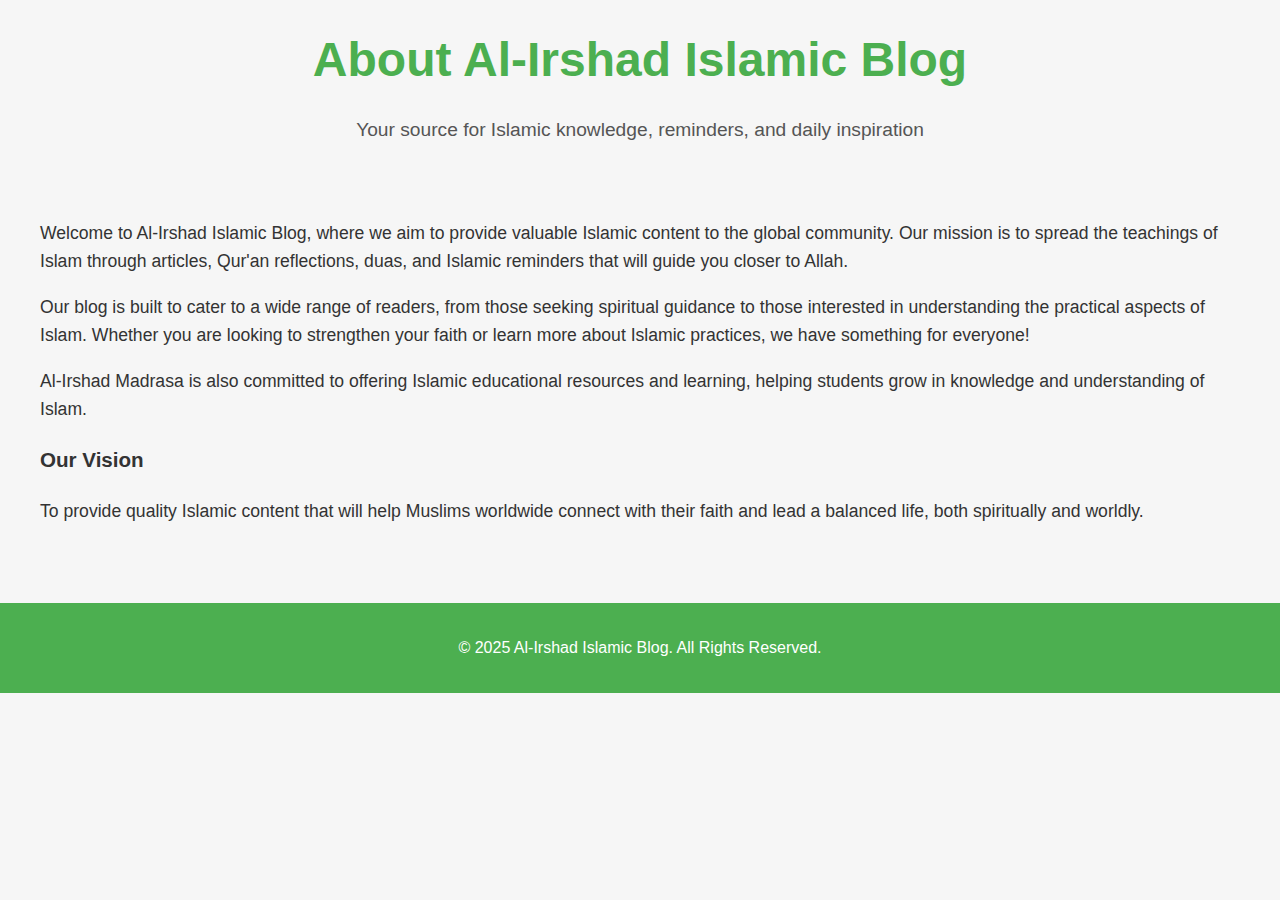
<file: about.html>
<!DOCTYPE html>
<html lang="en">
<head>
  <meta charset="UTF-8">
  <meta name="viewport" content="width=device-width, initial-scale=1.0">
  <title>About Us - Al-Irshad Islamic Blog</title>
  <style>
    body {
      font-family: Arial, sans-serif;
      background-color: #f6f6f6;
      margin: 0;
      padding: 0;
    }
    .container {
      max-width: 1200px;
      margin: 40px auto;
      padding: 20px;
    }
    .header {
      text-align: center;
      margin-bottom: 40px;
    }
    .header h1 {
      color: #4CAF50;
      font-size: 3em;
    }
    .header p {
      font-size: 1.2em;
      color: #555;
    }
    .content {
      line-height: 1.6;
      font-size: 1.1em;
      color: #333;
    }
    .footer {
      background-color: #4CAF50;
      color: white;
      padding: 20px;
      text-align: center;
    }
  </style>
</head>
<body>

  <!-- Header -->
  <div class="header">
    <h1>About Al-Irshad Islamic Blog</h1>
    <p>Your source for Islamic knowledge, reminders, and daily inspiration</p>
  </div>

  <!-- Main Content -->
  <div class="container">
    <div class="content">
      <p>Welcome to Al-Irshad Islamic Blog, where we aim to provide valuable Islamic content to the global community. Our mission is to spread the teachings of Islam through articles, Qur'an reflections, duas, and Islamic reminders that will guide you closer to Allah.</p>

      <p>Our blog is built to cater to a wide range of readers, from those seeking spiritual guidance to those interested in understanding the practical aspects of Islam. Whether you are looking to strengthen your faith or learn more about Islamic practices, we have something for everyone!</p>

      <p>Al-Irshad Madrasa is also committed to offering Islamic educational resources and learning, helping students grow in knowledge and understanding of Islam.</p>

      <h3>Our Vision</h3>
      <p>To provide quality Islamic content that will help Muslims worldwide connect with their faith and lead a balanced life, both spiritually and worldly.</p>
    </div>
  </div>

  <!-- Footer -->
  <div class="footer">
    <p>&copy; 2025 Al-Irshad Islamic Blog. All Rights Reserved.</p>
  </div>

</body>
</html>
</file>
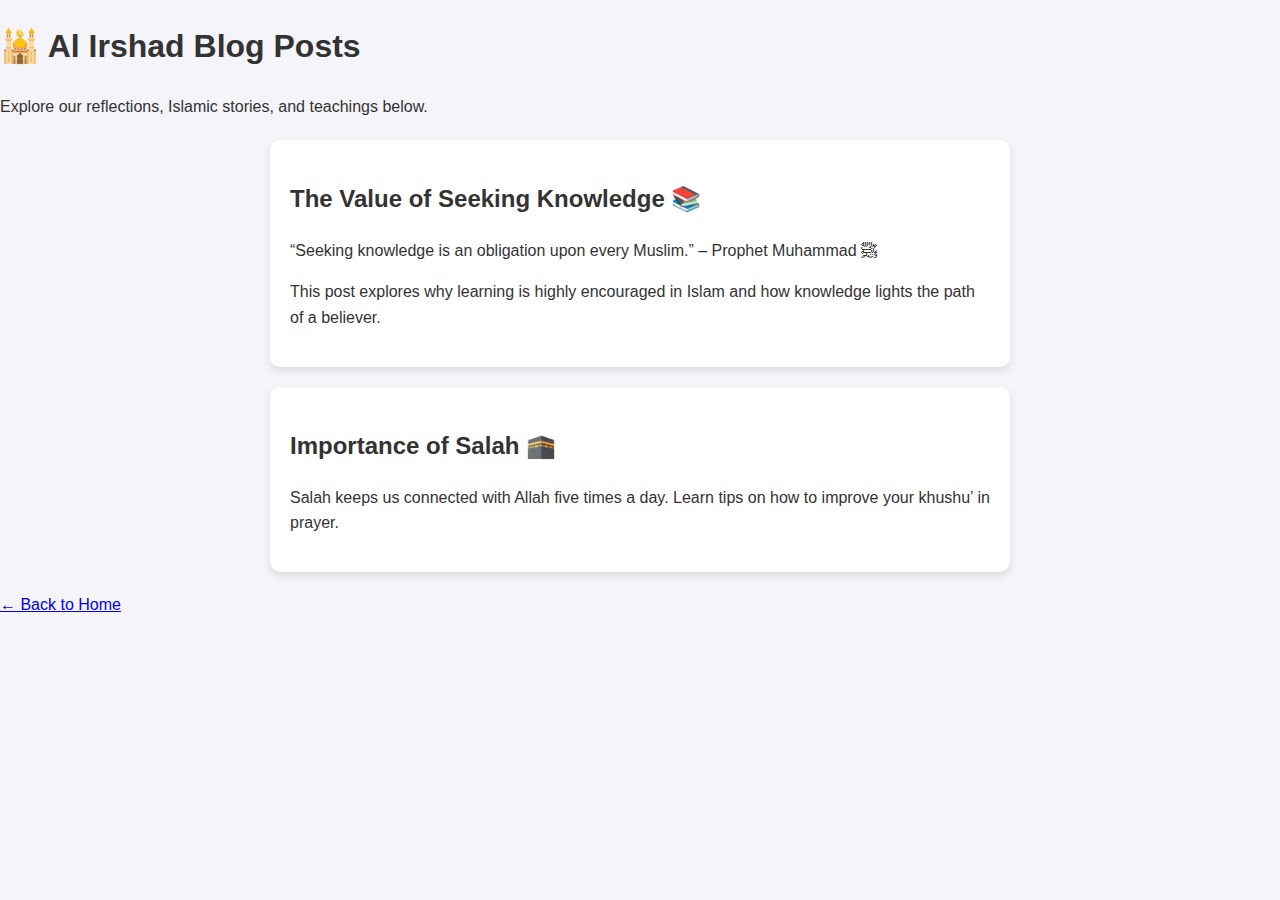
<file: blog.html>
<!DOCTYPE html>
<html lang="en">
<head>
  <meta charset="UTF-8">
  <title>Blog | Al Irshad</title>
  <link rel="stylesheet" href="style.css">
</head>
<body>
  <h1>🕌 Al Irshad Blog Posts</h1>
  <p>Explore our reflections, Islamic stories, and teachings below.</p>

  <div class="blog-post">
    <h2>The Value of Seeking Knowledge 📚</h2>
    <p>“Seeking knowledge is an obligation upon every Muslim.” – Prophet Muhammad ﷺ</p>
    <p>This post explores why learning is highly encouraged in Islam and how knowledge lights the path of a believer.</p>
  </div>

  <div class="blog-post">
    <h2>Importance of Salah 🕋</h2>
    <p>Salah keeps us connected with Allah five times a day. Learn tips on how to improve your khushu’ in prayer.</p>
  </div>

  <a href="index.html">← Back to Home</a>
</body>
</html>
</file>
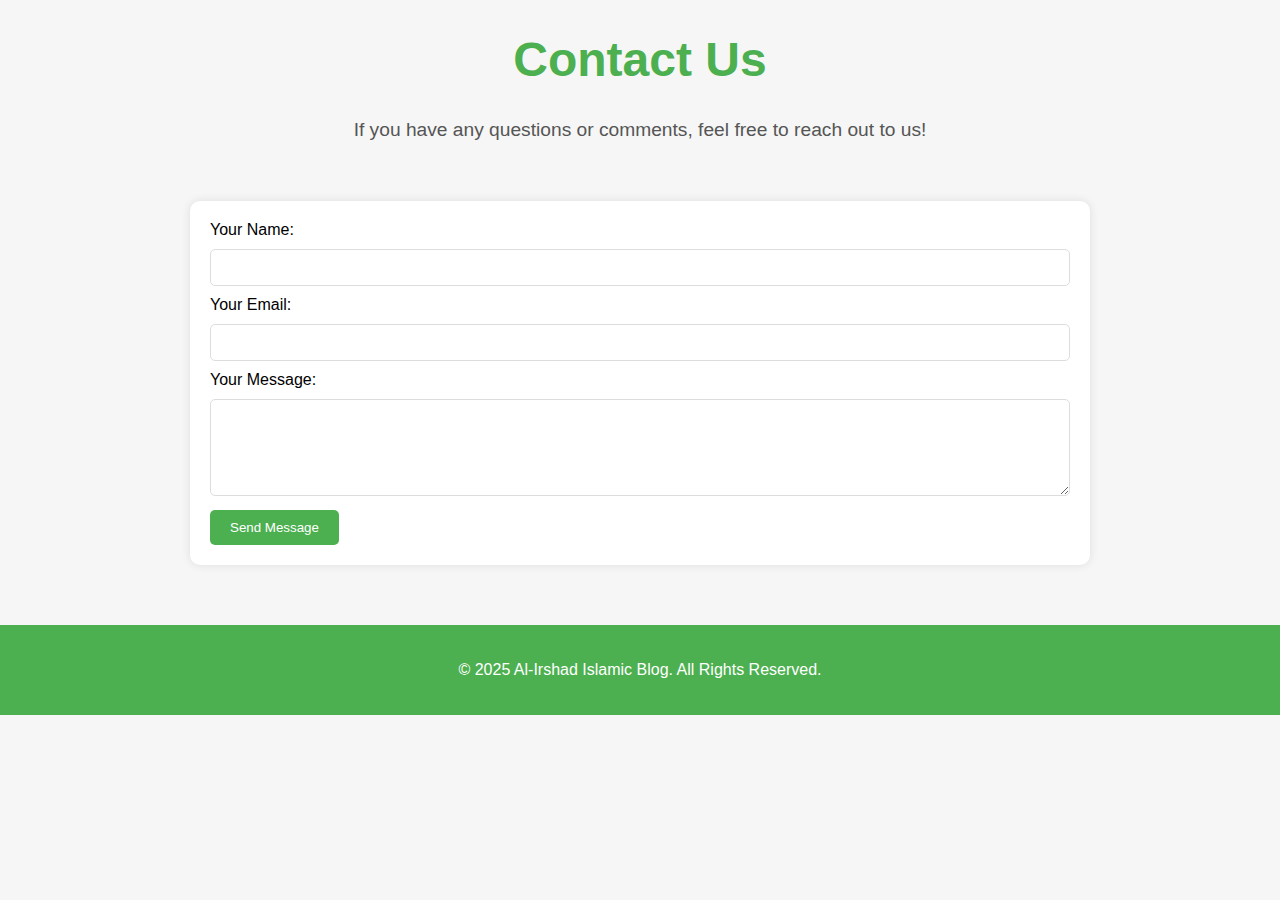
<file: contact.html>
<!DOCTYPE html>
<html lang="en">
<head>
  <meta charset="UTF-8">
  <meta name="viewport" content="width=device-width, initial-scale=1.0">
  <title>Contact Us - Al-Irshad Islamic Blog</title>
  <style>
    body {
      font-family: Arial, sans-serif;
      background-color: #f6f6f6;
      margin: 0;
      padding: 0;
    }
    .container {
      max-width: 900px;
      margin: 40px auto;
      padding: 20px;
    }
    .header {
      text-align: center;
      margin-bottom: 40px;
    }
    .header h1 {
      color: #4CAF50;
      font-size: 3em;
    }
    .header p {
      font-size: 1.2em;
      color: #555;
    }
    .form-container {
      background: white;
      padding: 20px;
      box-shadow: 0 0 10px rgba(0,0,0,0.1);
      border-radius: 10px;
    }
    .form-container input,
    .form-container textarea {
      width: 100%;
      padding: 10px;
      margin: 10px 0;
      border: 1px solid #ddd;
      border-radius: 5px;
      box-sizing: border-box;
    }
    .form-container button {
      background-color: #4CAF50;
      color: white;
      padding: 10px 20px;
      border: none;
      border-radius: 5px;
      cursor: pointer;
    }
    .form-container button:hover {
      background-color: #45a049;
    }
    .footer {
      background-color: #4CAF50;
      color: white;
      padding: 20px;
      text-align: center;
    }
  </style>
</head>
<body>

  <!-- Header -->
  <div class="header">
    <h1>Contact Us</h1>
    <p>If you have any questions or comments, feel free to reach out to us!</p>
  </div>

  <!-- Contact Form -->
  <div class="container">
    <div class="form-container">
      <form action="#" method="post">
        <label for="name">Your Name:</label>
        <input type="text" id="name" name="name" required>

        <label for="email">Your Email:</label>
        <input type="email" id="email" name="email" required>

        <label for="message">Your Message:</label>
        <textarea id="message" name="message" rows="5" required></textarea>

        <button type="submit">Send Message</button>
      </form>
    </div>
  </div>

  <!-- Footer -->
  <div class="footer">
    <p>&copy; 2025 Al-Irshad Islamic Blog. All Rights Reserved.</p>
  </div>

</body>
</html>
</file>
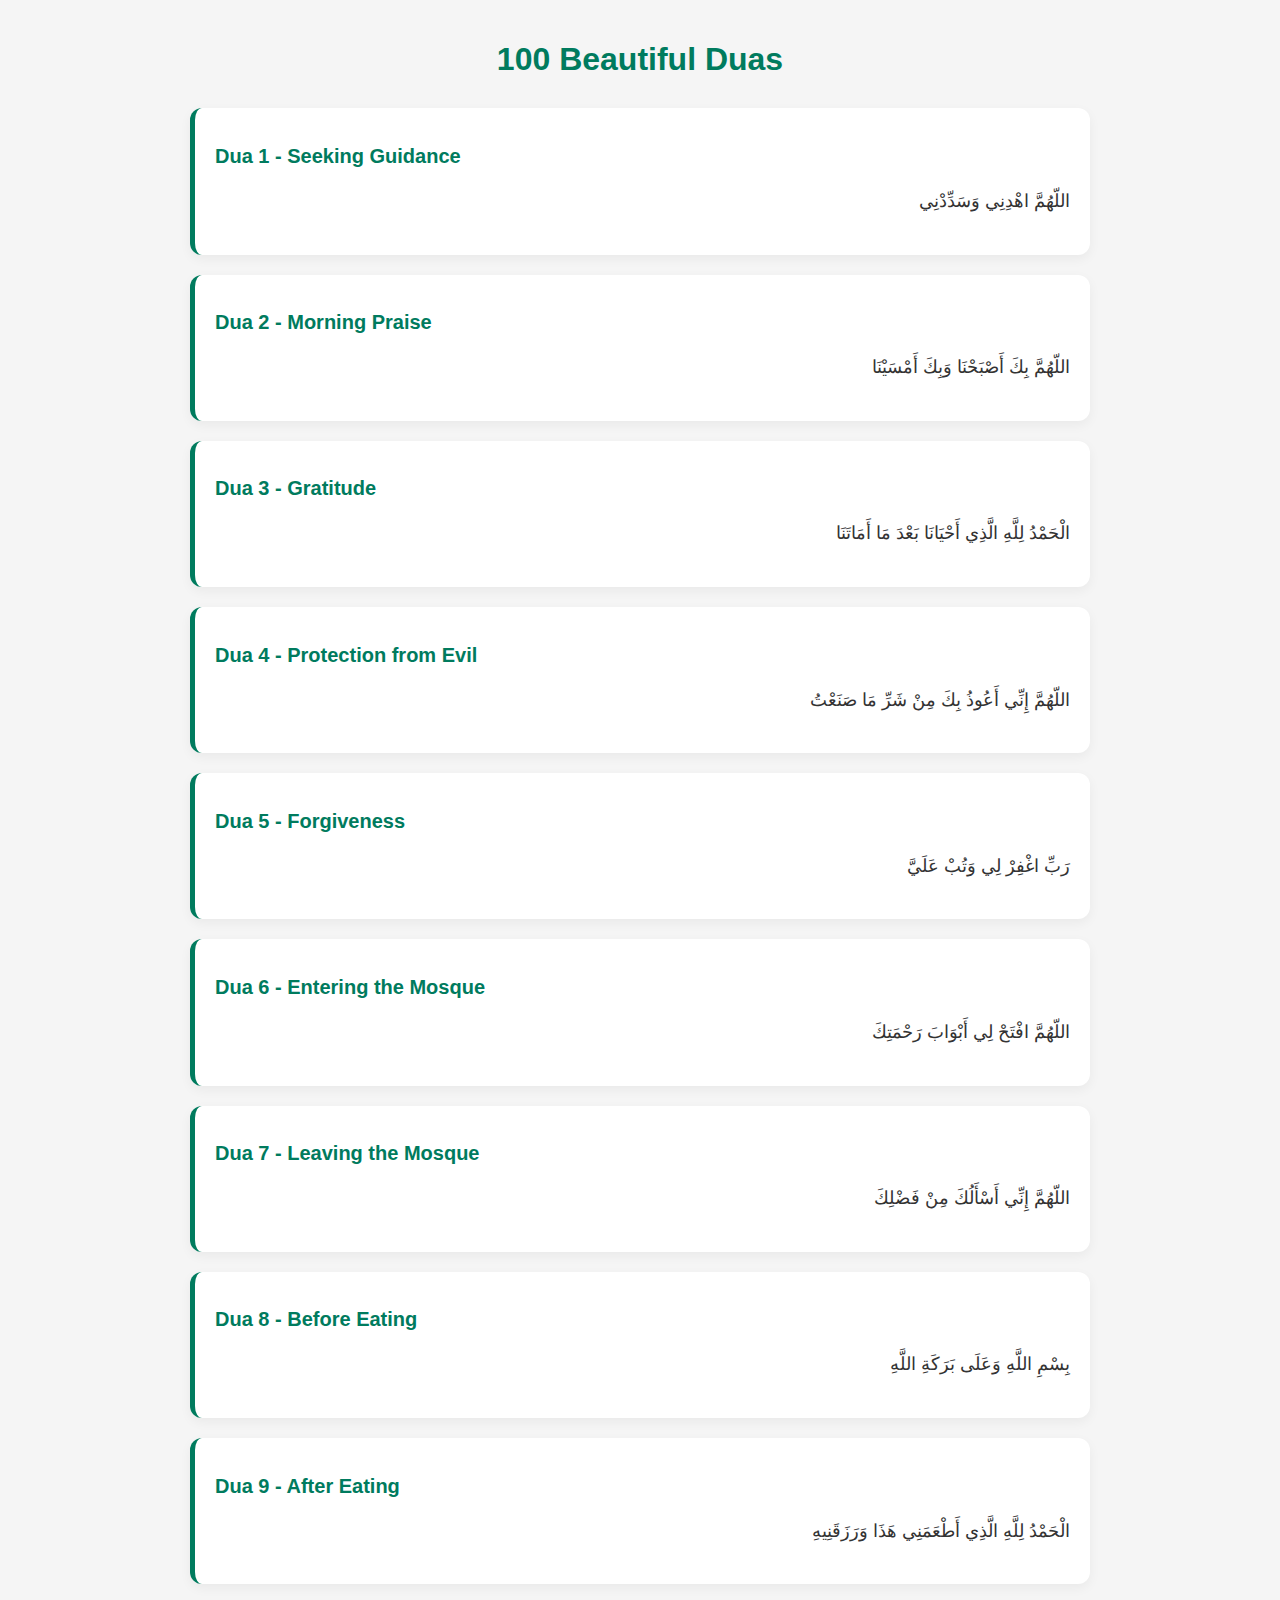
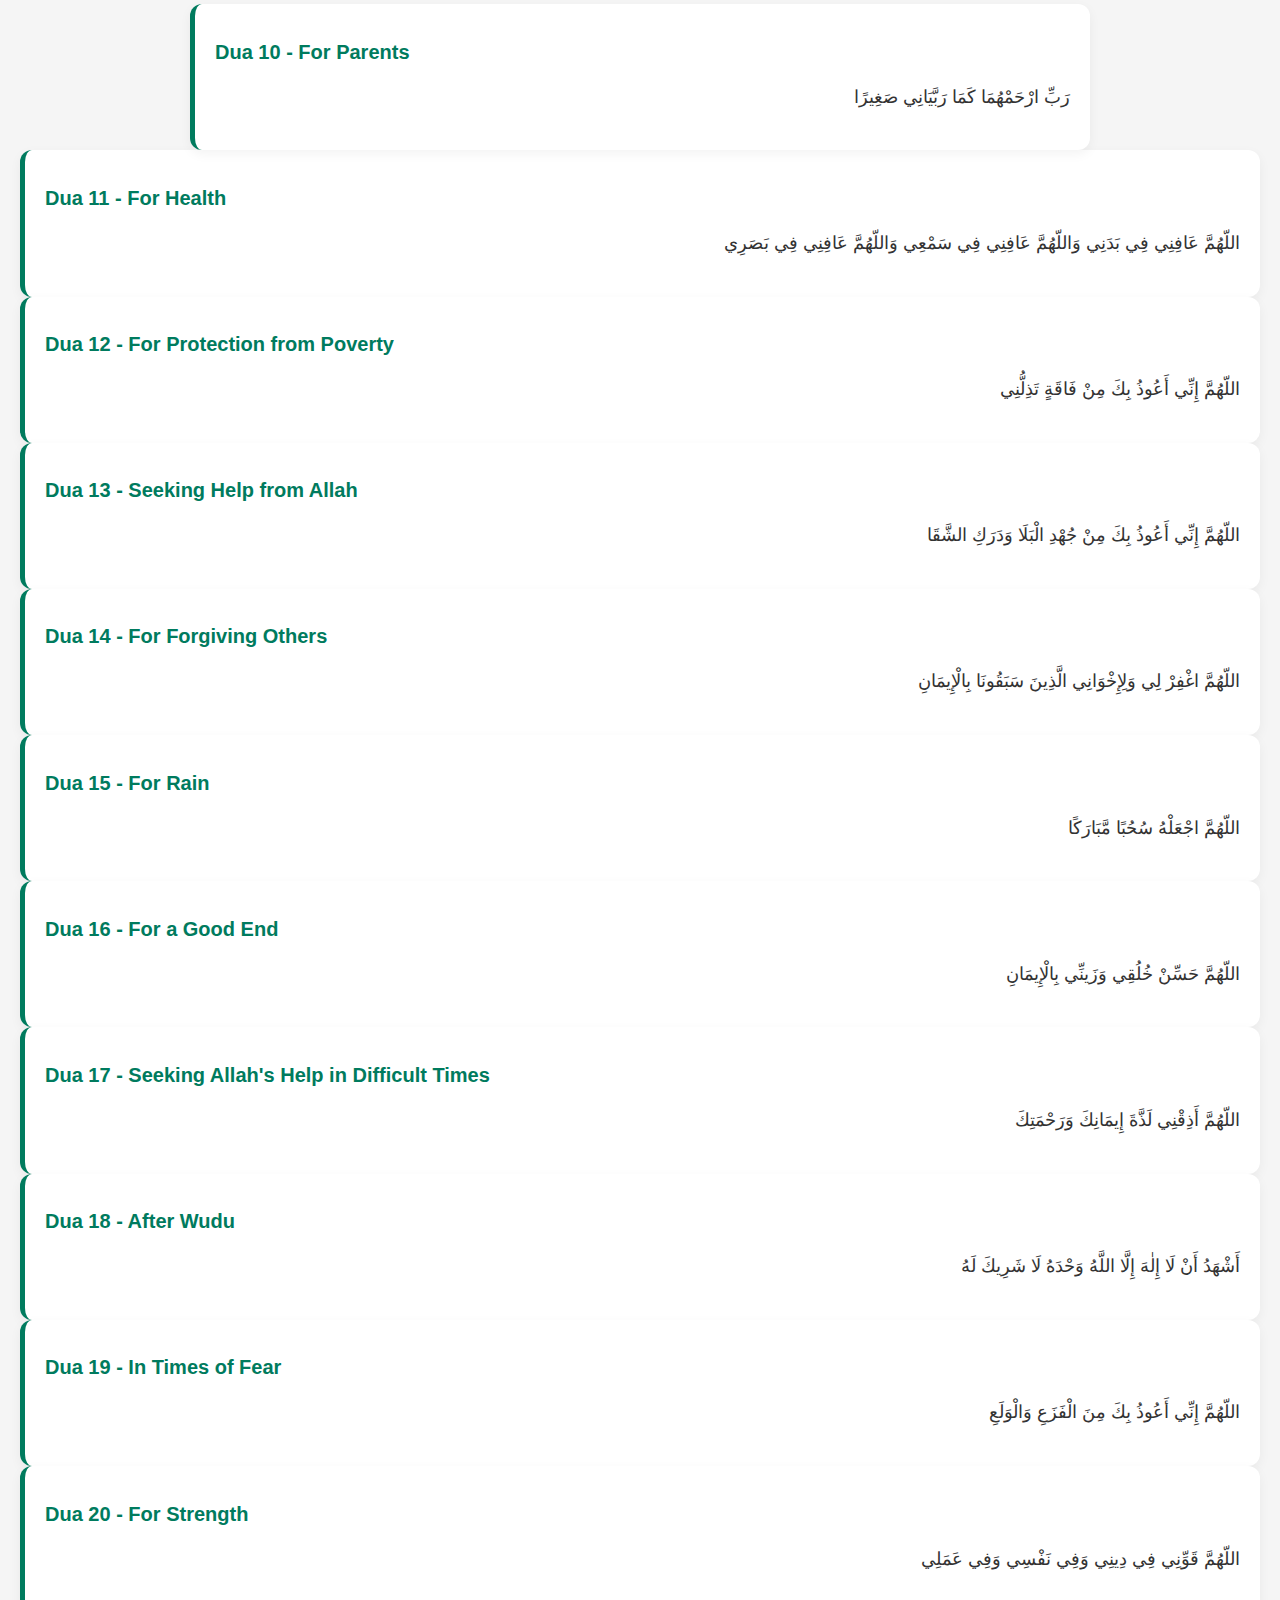
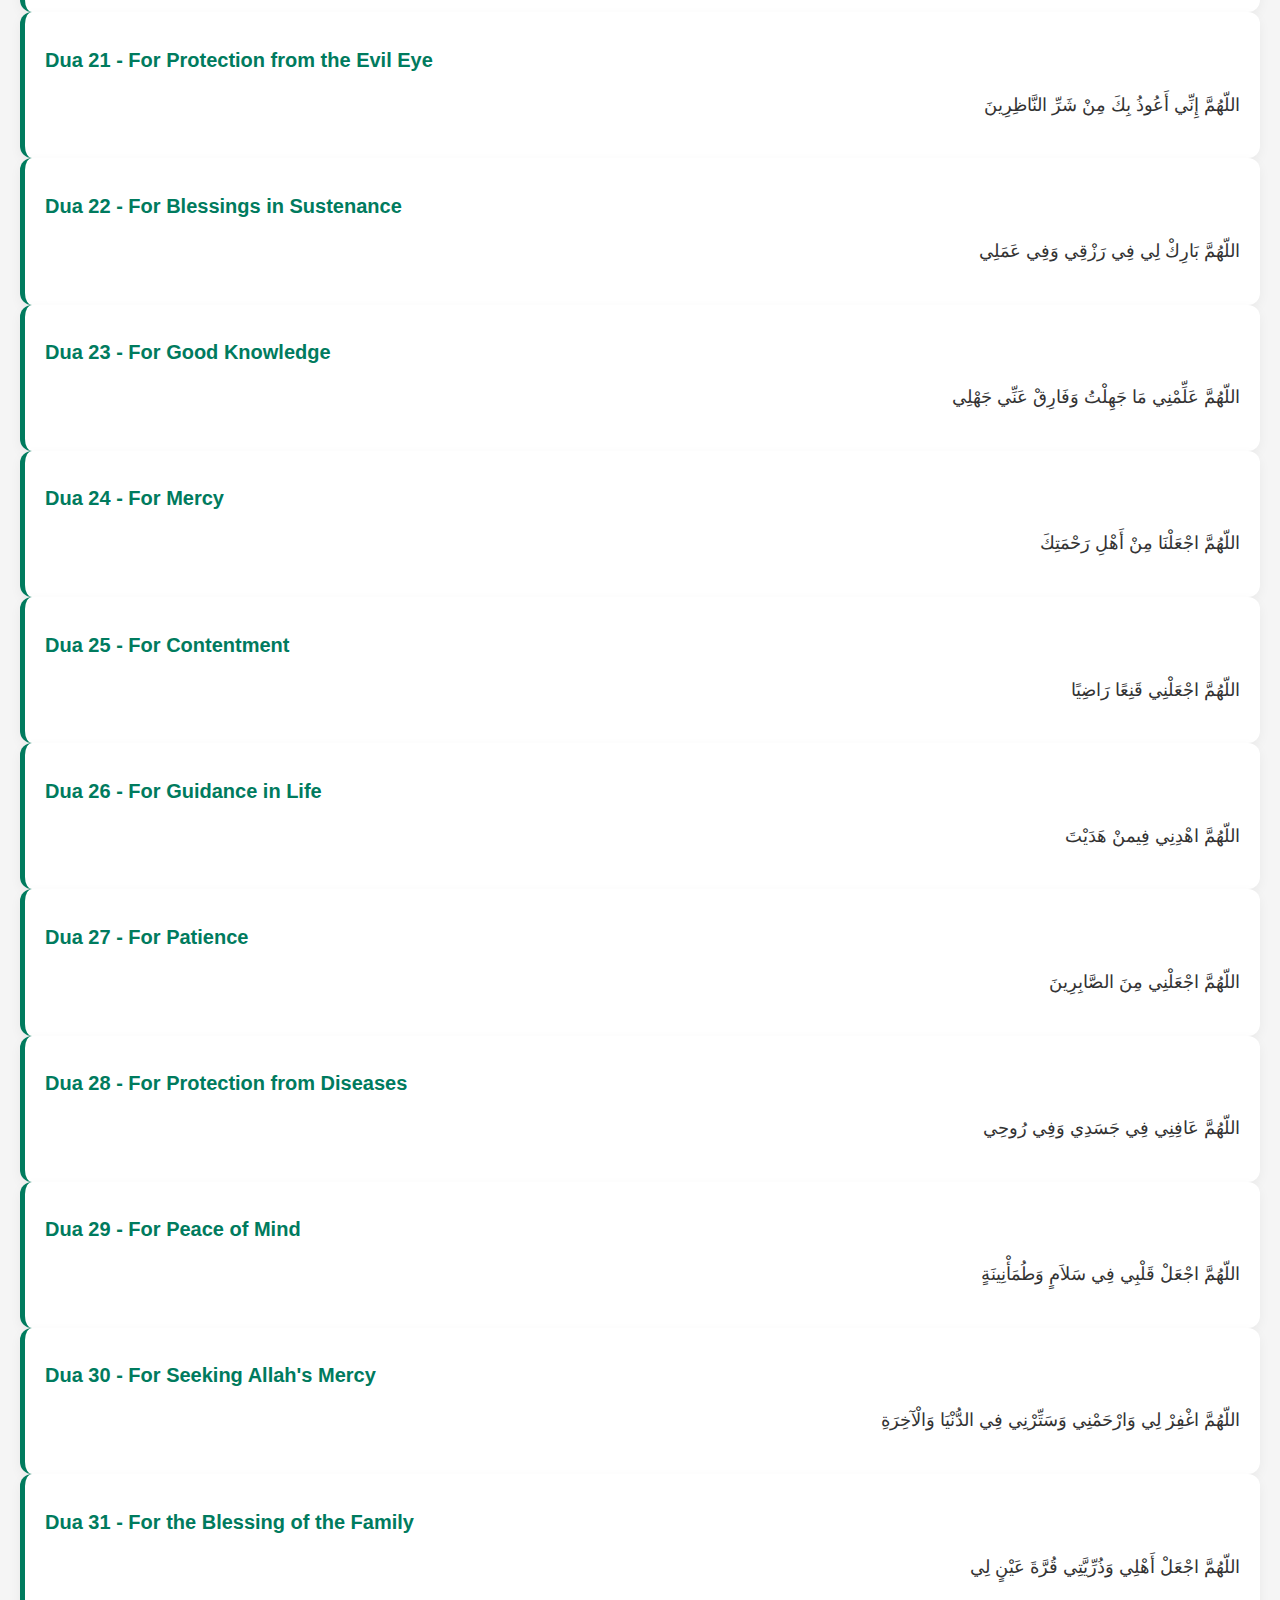
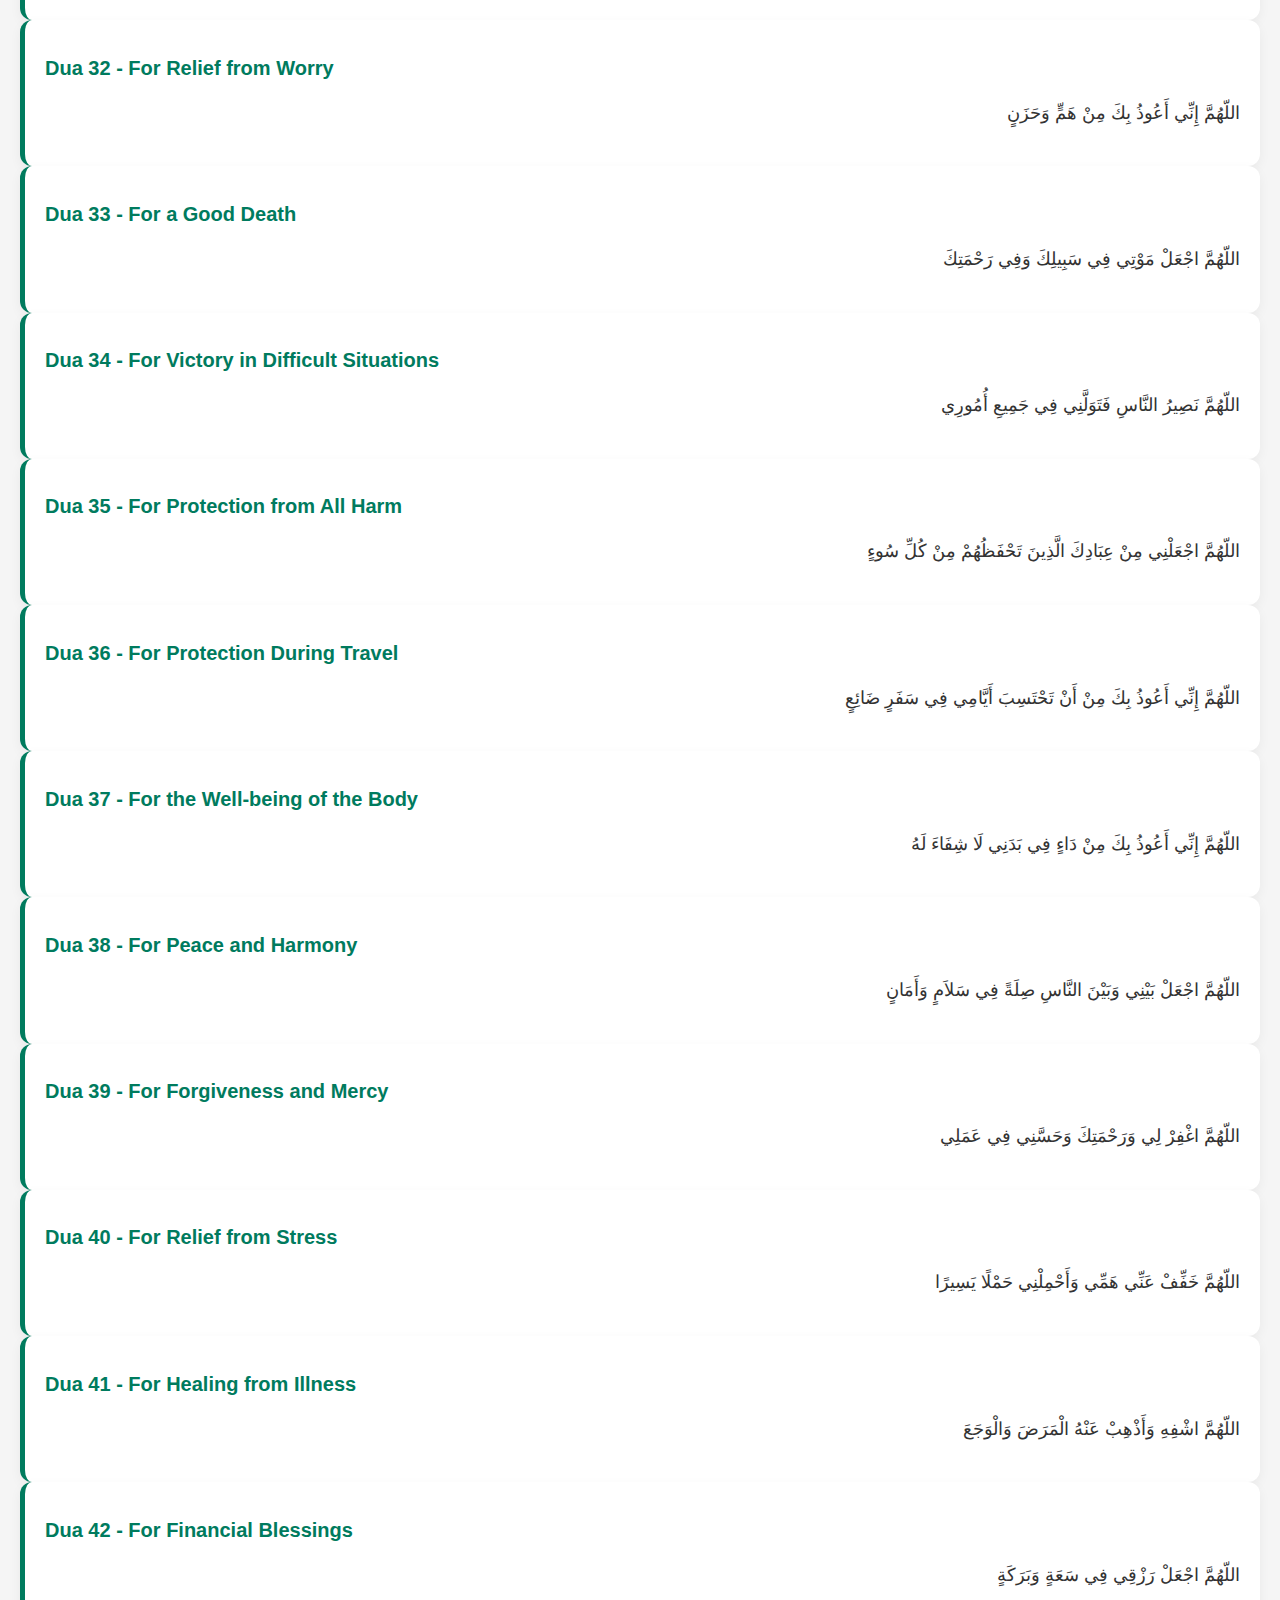
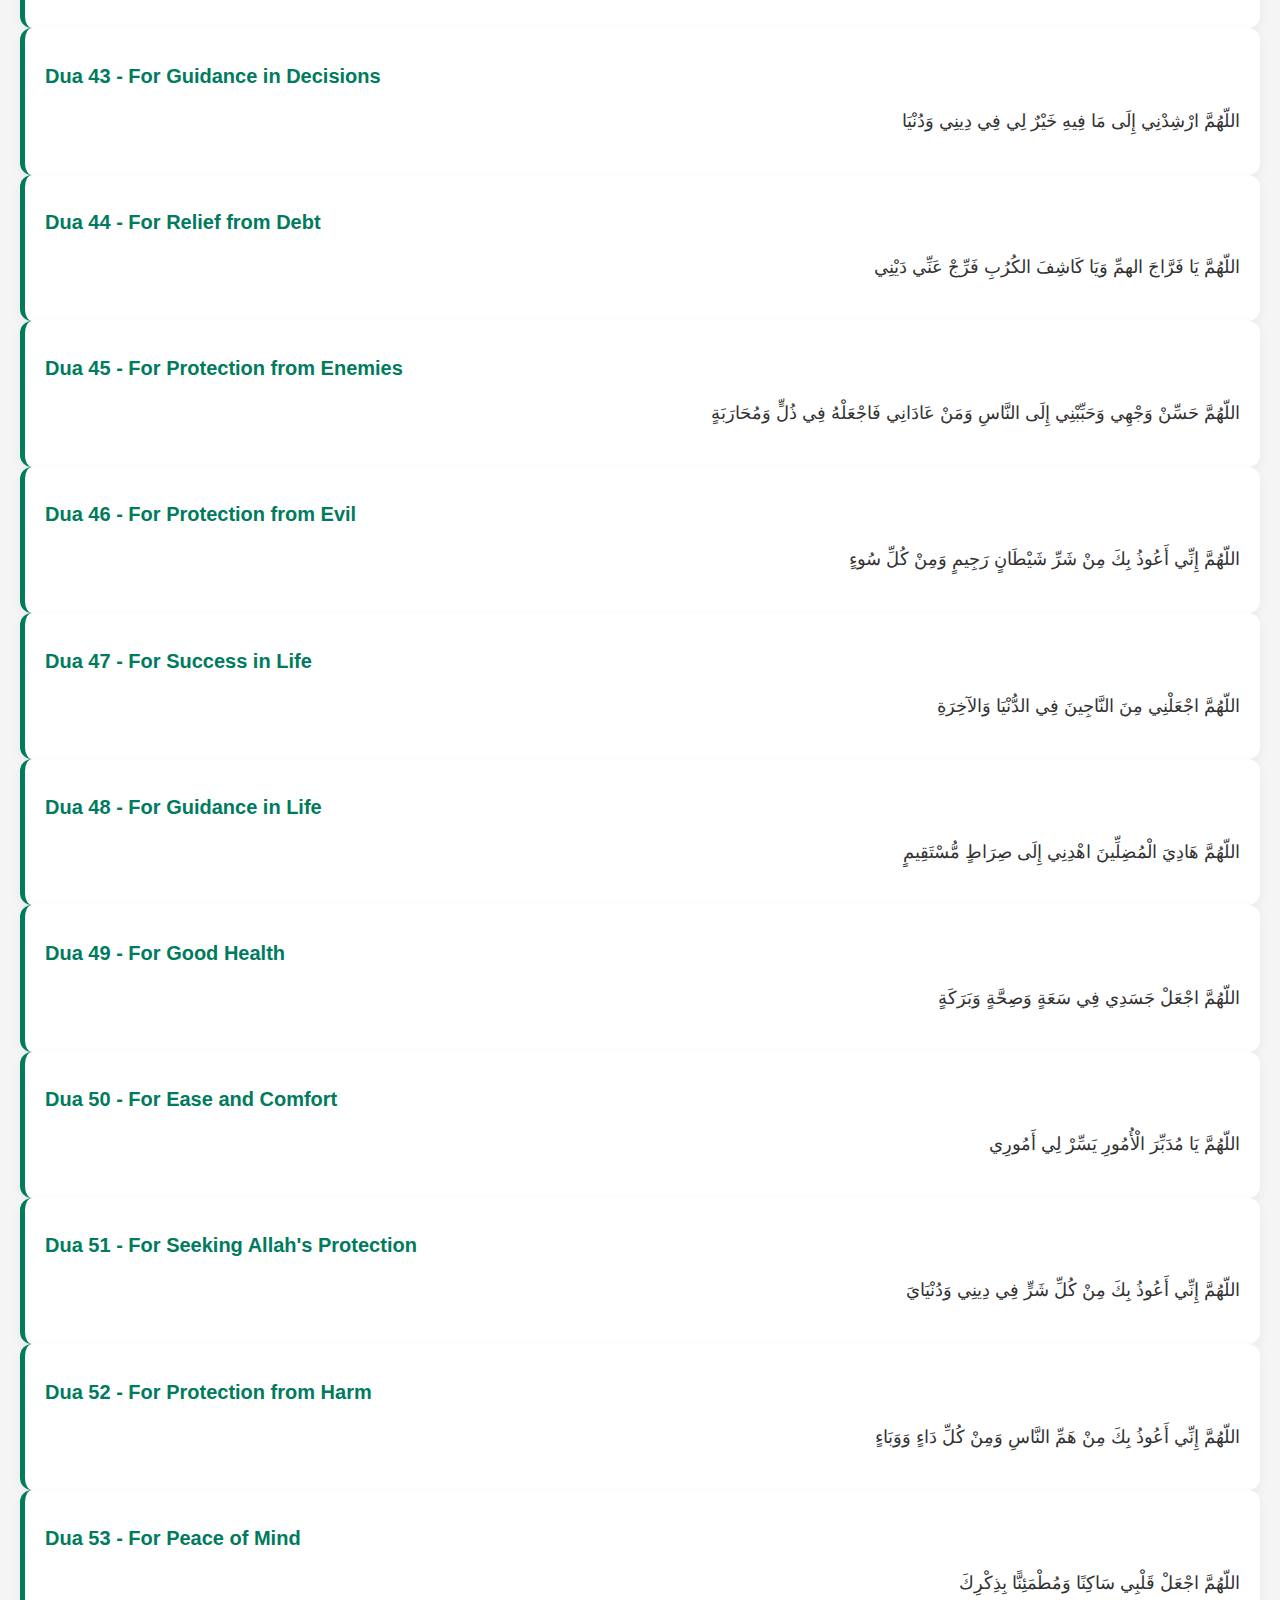
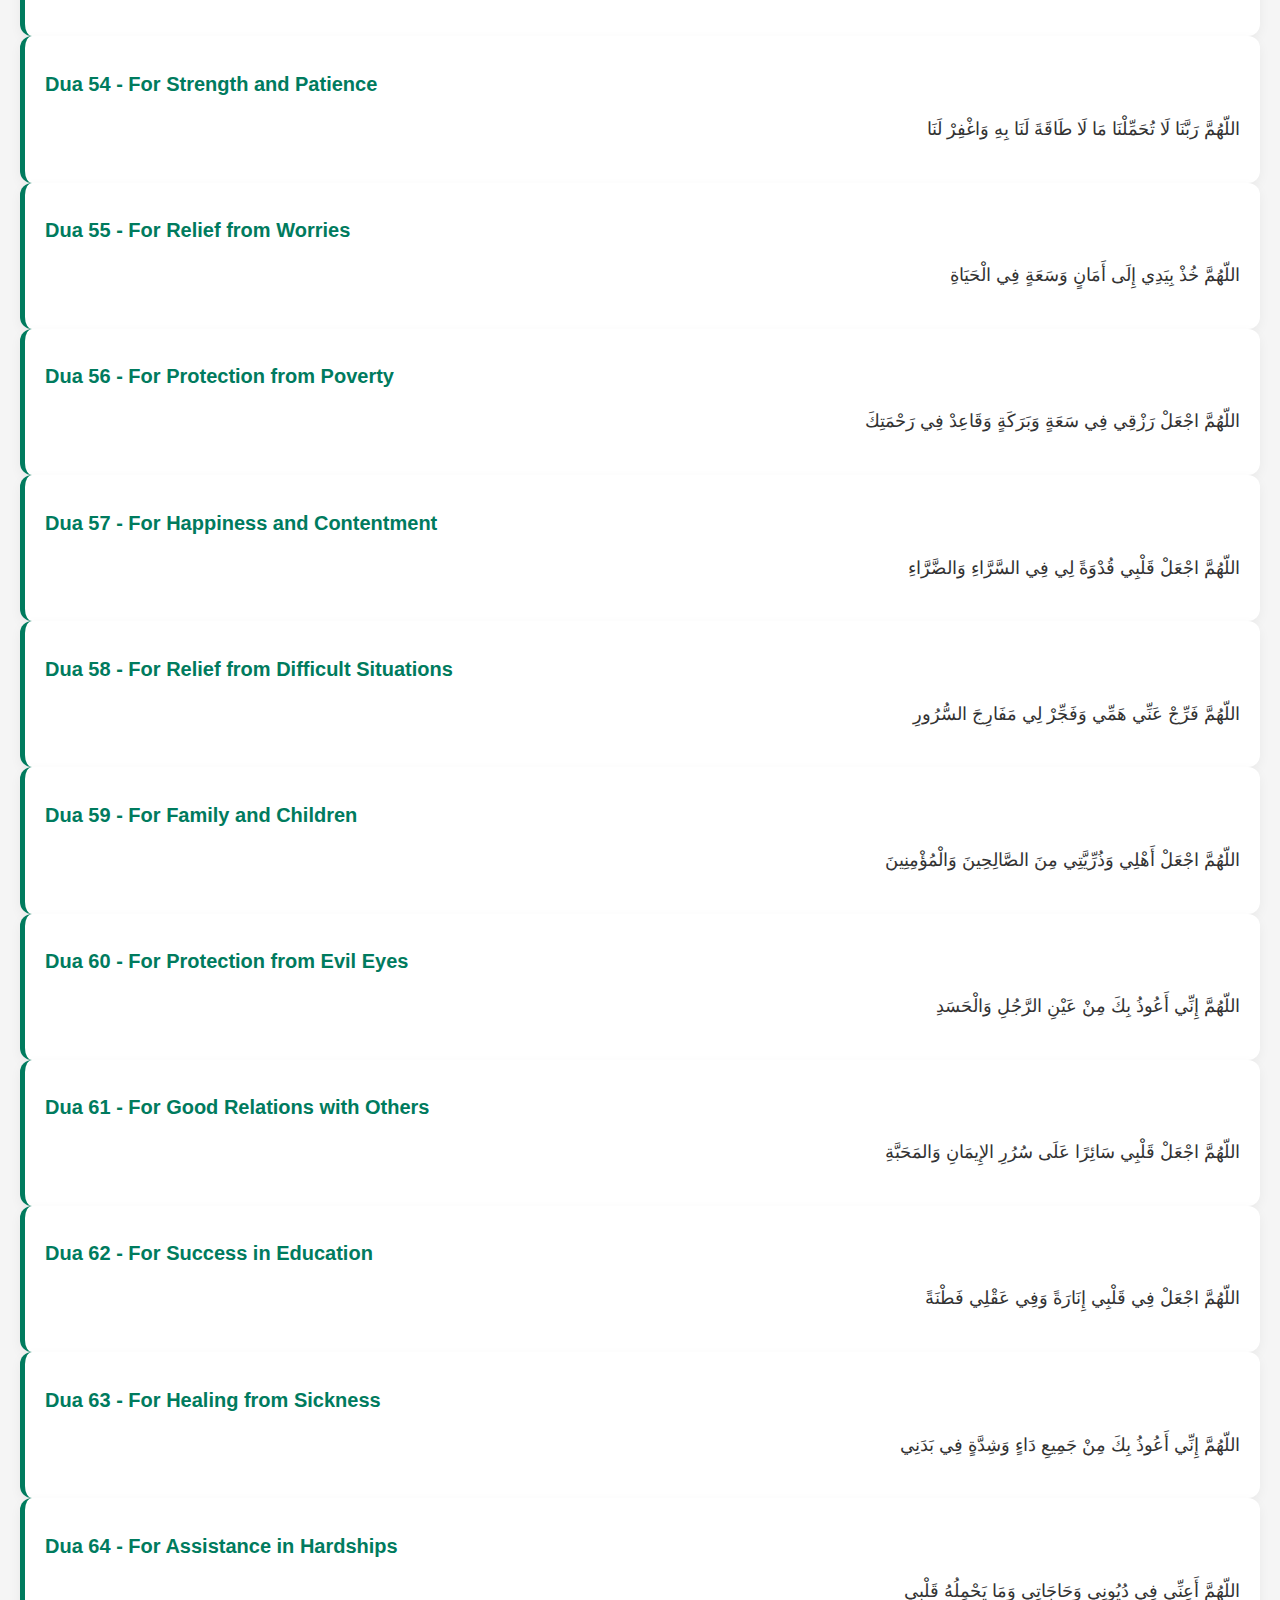
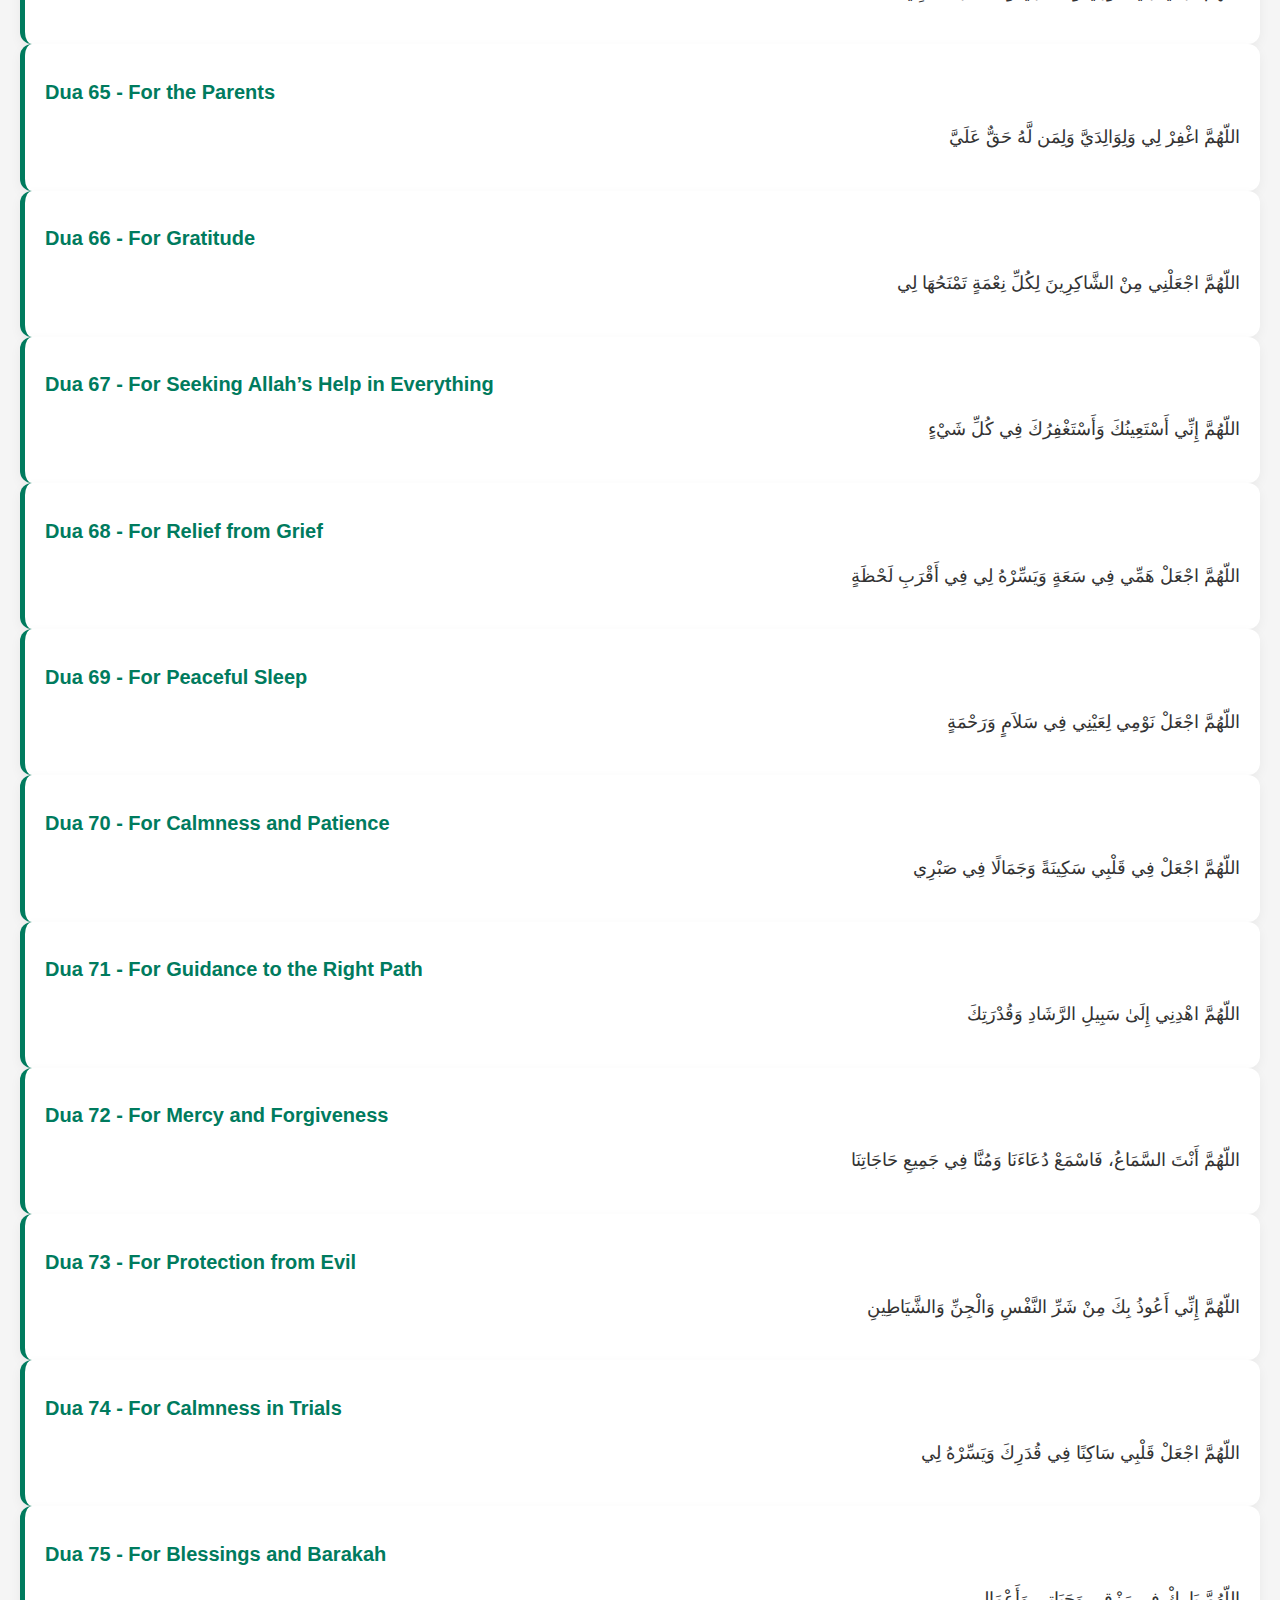
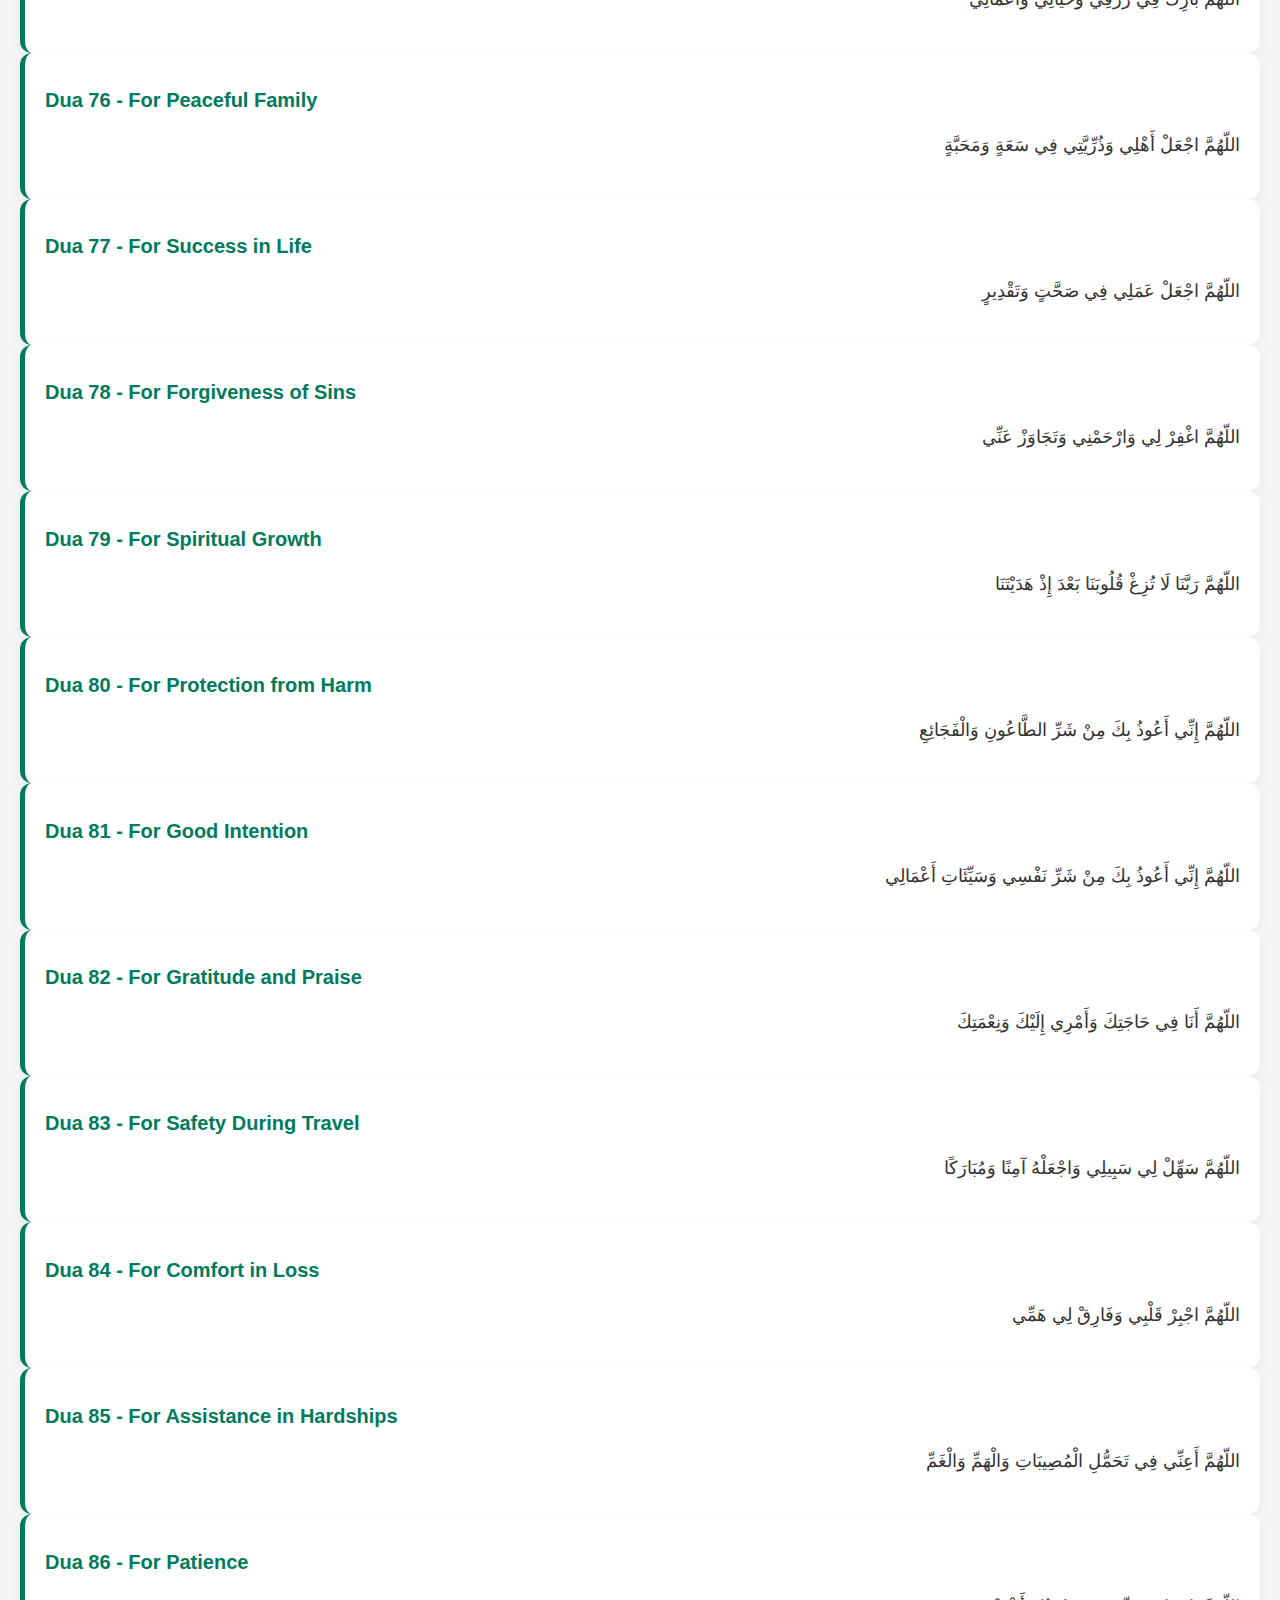
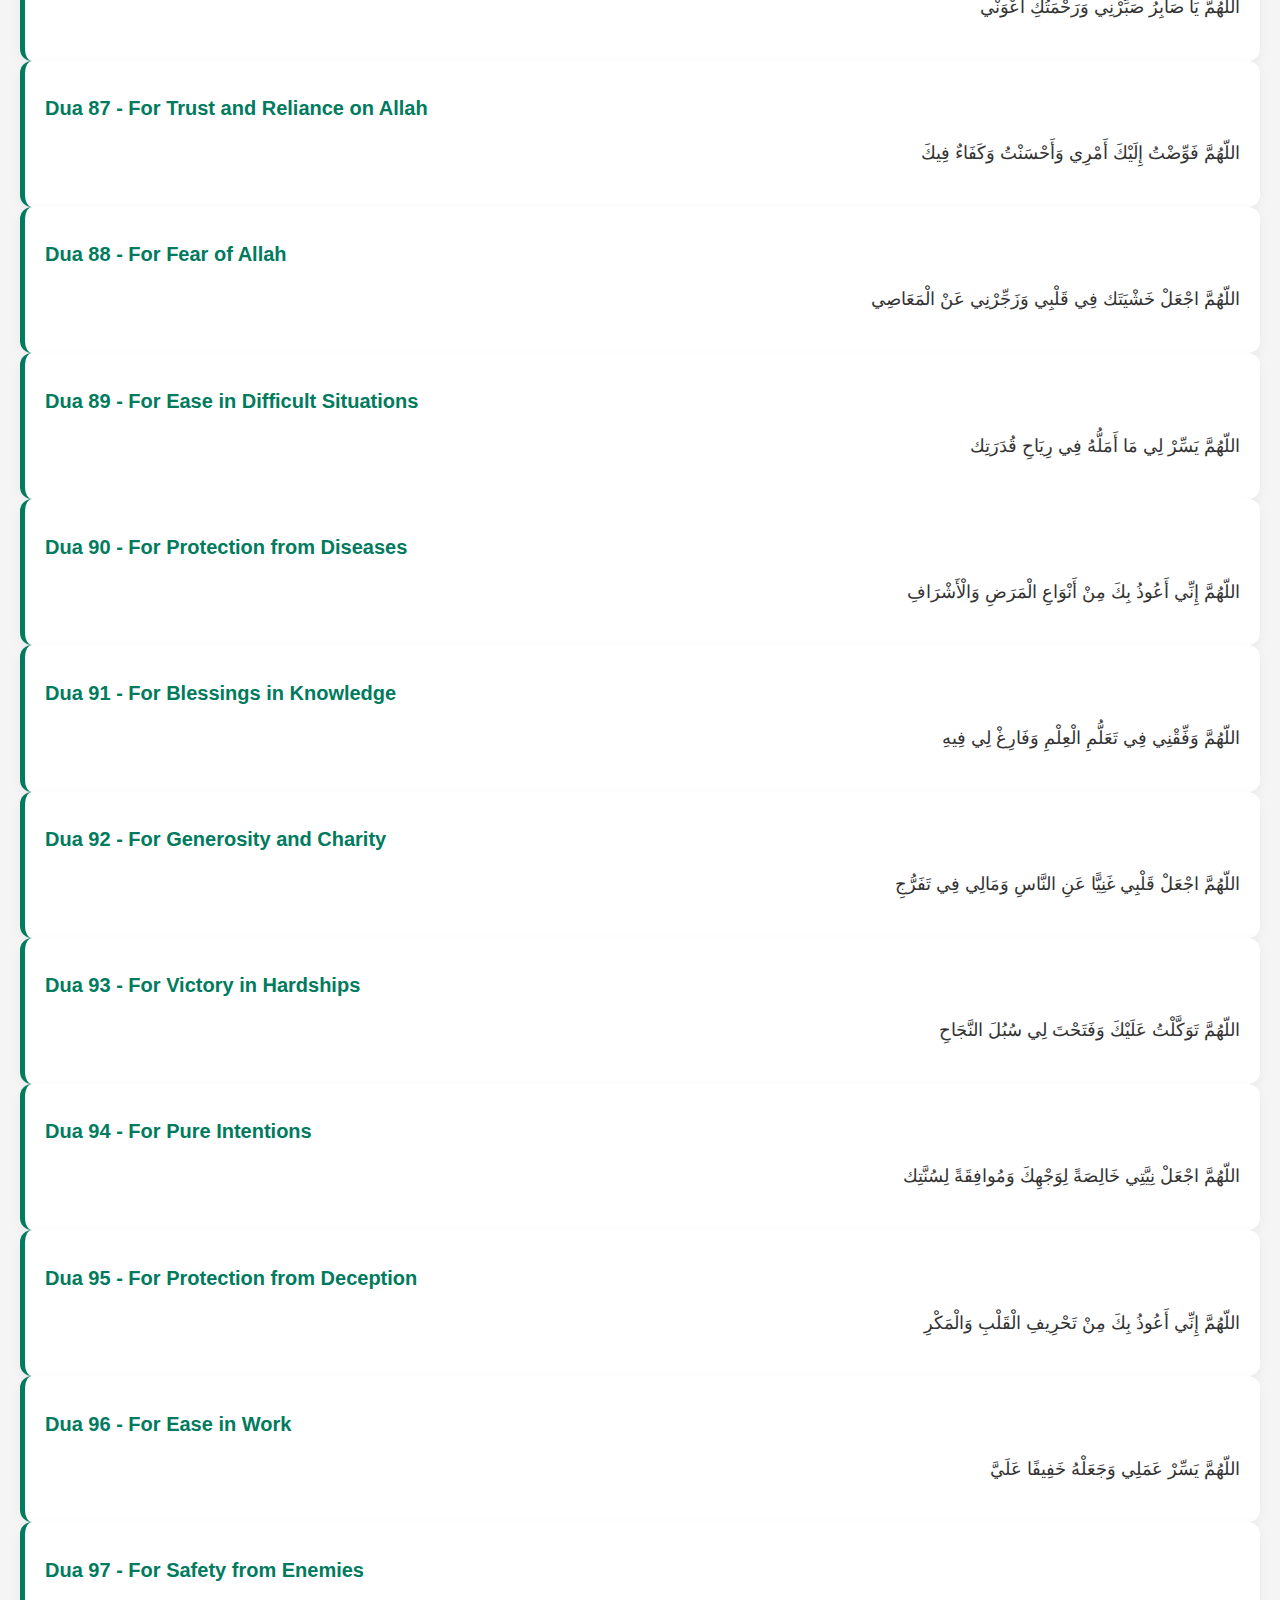
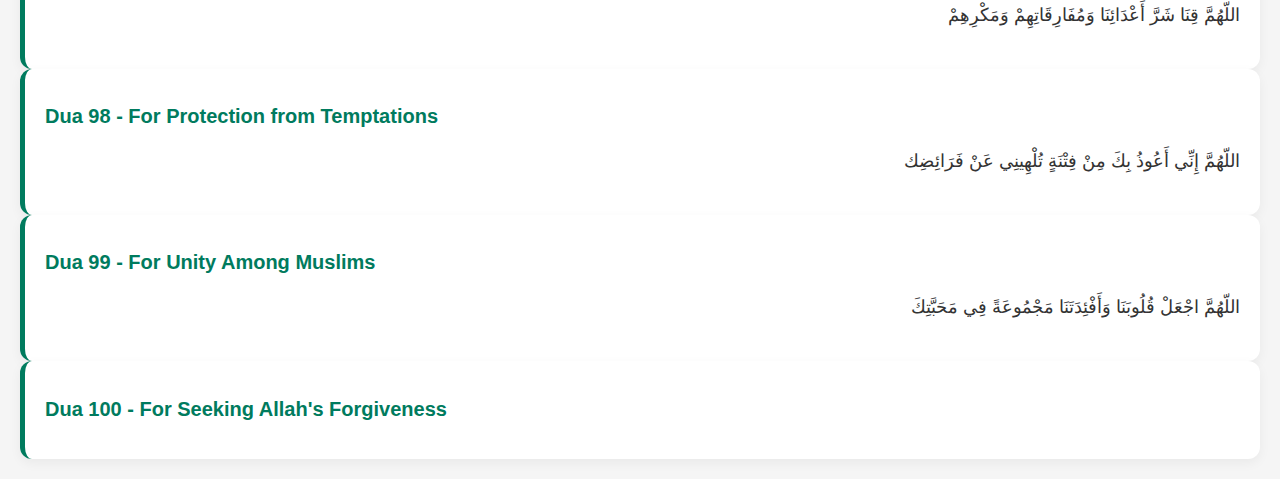
<file: duas.html>
<!DOCTYPE html>
<html lang="en">
<head>
  <meta charset="UTF-8" />
  <meta name="viewport" content="width=device-width, initial-scale=1.0"/>
  <title>100 Duas Collection</title>
  <style>
    body {
      font-family: 'Segoe UI', Tahoma, Geneva, Verdana, sans-serif;
      background-color: #f5f5f5;
      padding: 20px;
      margin: 0;
    }

    h1 {
      text-align: center;
      color: #007B5E;
      margin-bottom: 30px;
    }

    .dua-container {
      display: flex;
      flex-direction: column;
      gap: 20px;
      max-width: 900px;
      margin: 0 auto;
    }

    .dua-card {
      background-color: #fff;
      padding: 20px;
      border-left: 5px solid #007B5E;
      border-radius: 12px;
      box-shadow: 0 4px 12px rgba(0, 0, 0, 0.05);
    }

    .dua-card h2 {
      font-size: 20px;
      color: #007B5E;
      margin-bottom: 10px;
    }

    .dua-card p {
      font-size: 18px;
      color: #333;
      line-height: 1.7;
      direction: rtl;
      text-align: right;
    }
  </style>
</head>
<body>

  <h1>100 Beautiful Duas</h1>

  <div class="dua-container">
    <div class="dua-card">
      <h2>Dua 1 - Seeking Guidance</h2>
      <p>اللّهُمَّ اهْدِنِي وَسَدِّدْنِي</p>
    </div>

    <div class="dua-card">
      <h2>Dua 2 - Morning Praise</h2>
      <p>اللّهُمَّ بِكَ أَصْبَحْنَا وَبِكَ أَمْسَيْنَا</p>
    </div>

    <div class="dua-card">
      <h2>Dua 3 - Gratitude</h2>
      <p>الْحَمْدُ لِلَّهِ الَّذِي أَحْيَانَا بَعْدَ مَا أَمَاتَنَا</p>
    </div>

    <div class="dua-card">
      <h2>Dua 4 - Protection from Evil</h2>
      <p>اللّهُمَّ إِنِّي أَعُوذُ بِكَ مِنْ شَرِّ مَا صَنَعْتُ</p>
    </div>

    <div class="dua-card">
      <h2>Dua 5 - Forgiveness</h2>
      <p>رَبِّ اغْفِرْ لِي وَتُبْ عَلَيَّ</p>
    </div>

    <div class="dua-card">
      <h2>Dua 6 - Entering the Mosque</h2>
      <p>اللّهُمَّ افْتَحْ لِي أَبْوَابَ رَحْمَتِكَ</p>
    </div>

    <div class="dua-card">
      <h2>Dua 7 - Leaving the Mosque</h2>
      <p>اللّهُمَّ إِنِّي أَسْأَلُكَ مِنْ فَضْلِكَ</p>
    </div>

    <div class="dua-card">
      <h2>Dua 8 - Before Eating</h2>
      <p>بِسْمِ اللَّهِ وَعَلَى بَرَكَةِ اللَّهِ</p>
    </div>

    <div class="dua-card">
      <h2>Dua 9 - After Eating</h2>
      <p>الْحَمْدُ لِلَّهِ الَّذِي أَطْعَمَنِي هَذَا وَرَزَقَنِيهِ</p>
    </div>

    <div class="dua-card">
      <h2>Dua 10 - For Parents</h2>
      <p>رَبِّ ارْحَمْهُمَا كَمَا رَبَّيَانِي صَغِيرًا</p>
    </div>
  </div>

</body>
</html>
<div class="dua-card">
    <h2>Dua 11 - For Health</h2>
    <p>اللّهُمَّ عَافِنِي فِي بَدَنِي وَاللّهُمَّ عَافِنِي فِي سَمْعِي وَاللّهُمَّ عَافِنِي فِي بَصَرِي</p>
  </div>

  <div class="dua-card">
    <h2>Dua 12 - For Protection from Poverty</h2>
    <p>اللّهُمَّ إِنِّي أَعُوذُ بِكَ مِنْ فَاقَةٍ تَذِلُّنِي</p>
  </div>

  <div class="dua-card">
    <h2>Dua 13 - Seeking Help from Allah</h2>
    <p>اللّهُمَّ إِنِّي أَعُوذُ بِكَ مِنْ جُهْدِ الْبَلَا وَدَرَكِ الشَّقَا</p>
  </div>

  <div class="dua-card">
    <h2>Dua 14 - For Forgiving Others</h2>
    <p>اللّهُمَّ اغْفِرْ لِي وَلِإِخْوَانِي الَّذِينَ سَبَقُونَا بِالْإِيمَانِ</p>
  </div>

  <div class="dua-card">
    <h2>Dua 15 - For Rain</h2>
    <p>اللّهُمَّ اجْعَلْهُ سُحُبًا مَّبَارَكًا</p>
  </div>

  <div class="dua-card">
    <h2>Dua 16 - For a Good End</h2>
    <p>اللّهُمَّ حَسِّنْ خُلُقِي وَزَينِّي بِالْإِيمَانِ</p>
  </div>

  <div class="dua-card">
    <h2>Dua 17 - Seeking Allah's Help in Difficult Times</h2>
    <p>اللّهُمَّ أَذِقْنِي لَذَّةَ إِيمَانِكَ وَرَحْمَتِكَ</p>
  </div>

  <div class="dua-card">
    <h2>Dua 18 - After Wudu</h2>
    <p>أَشْهَدُ أَنْ لَا إِلٰهَ إِلَّا اللَّهُ وَحْدَهُ لَا شَرِيكَ لَهُ</p>
  </div>

  <div class="dua-card">
    <h2>Dua 19 - In Times of Fear</h2>
    <p>اللّهُمَّ إِنِّي أَعُوذُ بِكَ مِنَ الْفَزَعِ وَالْوَلَعِ</p>
  </div>
  <div class="dua-card">
    <h2>Dua 20 - For Strength</h2>
    <p>اللّهُمَّ قَوِّنِي فِي دِينِي وَفِي نَفْسِي وَفِي عَمَلِي</p>
  </div>

  <div class="dua-card">
    <h2>Dua 21 - For Protection from the Evil Eye</h2>
    <p>اللّهُمَّ إِنِّي أَعُوذُ بِكَ مِنْ شَرِّ النَّاظِرِينَ</p>
  </div>

  <div class="dua-card">
    <h2>Dua 22 - For Blessings in Sustenance</h2>
    <p>اللّهُمَّ بَارِكْ لِي فِي رَزْقِي وَفِي عَمَلِي</p>
  </div>

  <div class="dua-card">
    <h2>Dua 23 - For Good Knowledge</h2>
    <p>اللّهُمَّ عَلِّمْنِي مَا جَهِلْتُ وَفَارِقْ عَنِّي جَهْلِي</p>
  </div>

  <div class="dua-card">
    <h2>Dua 24 - For Mercy</h2>
    <p>اللّهُمَّ اجْعَلْنَا مِنْ أَهْلِ رَحْمَتِكَ</p>
  </div>

  <div class="dua-card">
    <h2>Dua 25 - For Contentment</h2>
    <p>اللّهُمَّ اجْعَلْنِي قَنِعًا رَاضِيًا</p>
  </div>

  <div class="dua-card">
    <h2>Dua 26 - For Guidance in Life</h2>
    <p>اللّهُمَّ اهْدِنِي فِيمنْ هَدَيْتَ</p>
  </div>

  <div class="dua-card">
    <h2>Dua 27 - For Patience</h2>
    <p>اللّهُمَّ اجْعَلْنِي مِنَ الصَّابِرِينَ</p>
  </div>

  <div class="dua-card">
    <h2>Dua 28 - For Protection from Diseases</h2>
    <p>اللّهُمَّ عَافِنِي فِي جَسَدِي وَفِي رُوحِي</p>
  </div>

  <div class="dua-card">
    <h2>Dua 29 - For Peace of Mind</h2>
    <p>اللّهُمَّ اجْعَلْ قَلْبِي فِي سَلاَمٍ وَطُمَأْنِينَةٍ</p>
  </div>
  <div class="dua-card">
    <h2>Dua 30 - For Seeking Allah's Mercy</h2>
    <p>اللّهُمَّ اغْفِرْ لِي وَارْحَمْنِي وَسَتِّرْنِي فِي الدُّنْيَا وَالْآخِرَةِ</p>
  </div>

  <div class="dua-card">
    <h2>Dua 31 - For the Blessing of the Family</h2>
    <p>اللّهُمَّ اجْعَلْ أَهْلِي وَذُرِّيَّتِي قُرَّةَ عَيْنٍ لِي</p>
  </div>

  <div class="dua-card">
    <h2>Dua 32 - For Relief from Worry</h2>
    <p>اللّهُمَّ إِنِّي أَعُوذُ بِكَ مِنْ هَمٍّ وَحَزَنٍ</p>
  </div>

  <div class="dua-card">
    <h2>Dua 33 - For a Good Death</h2>
    <p>اللّهُمَّ اجْعَلْ مَوْتِي فِي سَبِيلِكَ وَفِي رَحْمَتِكَ</p>
  </div>

  <div class="dua-card">
    <h2>Dua 34 - For Victory in Difficult Situations</h2>
    <p>اللّهُمَّ نَصِيرُ النَّاسِ فَتَوَلَّنِي فِي جَمِيعِ أُمُورِي</p>
  </div>

  <div class="dua-card">
    <h2>Dua 35 - For Protection from All Harm</h2>
    <p>اللّهُمَّ اجْعَلْنِي مِنْ عِبَادِكَ الَّذِينَ تَحْفَظُهُمْ مِنْ كُلِّ سُوءٍ</p>
  </div>

  <div class="dua-card">
    <h2>Dua 36 - For Protection During Travel</h2>
    <p>اللّهُمَّ إِنِّي أَعُوذُ بِكَ مِنْ أَنْ تَحْتَسِبَ أَيَّامِي فِي سَفَرٍ ضَائِعٍ</p>
  </div>

  <div class="dua-card">
    <h2>Dua 37 - For the Well-being of the Body</h2>
    <p>اللّهُمَّ إِنِّي أَعُوذُ بِكَ مِنْ دَاءٍ فِي بَدَنِي لَا شِفَاءَ لَهُ</p>
  </div>

  <div class="dua-card">
    <h2>Dua 38 - For Peace and Harmony</h2>
    <p>اللّهُمَّ اجْعَلْ بَيْنِي وَبَيْنَ النَّاسِ صِلَةً فِي سَلاَمٍ وَأَمَانٍ</p>
  </div>
  <div class="dua-card">
    <h2>Dua 39 - For Forgiveness and Mercy</h2>
    <p>اللّهُمَّ اغْفِرْ لِي وَرَحْمَتِكَ وَحَسَّنِي فِي عَمَلِي</p>
  </div>

  <div class="dua-card">
    <h2>Dua 40 - For Relief from Stress</h2>
    <p>اللّهُمَّ خَفِّفْ عَنِّي هَمِّي وَأَحْمِلْنِي حَمْلًا يَسِيرًا</p>
  </div>

  <div class="dua-card">
    <h2>Dua 41 - For Healing from Illness</h2>
    <p>اللّهُمَّ اشْفِهِ وَأَذْهِبْ عَنْهُ الْمَرَضَ وَالْوَجَعَ</p>
  </div>

  <div class="dua-card">
    <h2>Dua 42 - For Financial Blessings</h2>
    <p>اللّهُمَّ اجْعَلْ رَزْقِي فِي سَعَةٍ وَبَرَكَةٍ</p>
  </div>

  <div class="dua-card">
    <h2>Dua 43 - For Guidance in Decisions</h2>
    <p>اللّهُمَّ ارْشِدْنِي إِلَى مَا فِيهِ خَيْرٌ لِي فِي دِينِي وَدُنْيَا</p>
  </div>

  <div class="dua-card">
    <h2>Dua 44 - For Relief from Debt</h2>
    <p>اللّهُمَّ يَا فَرَّاجَ الهمِّ وَيَا كَاشِفَ الكُرُبِ فَرِّجْ عَنِّي دَيْنِي</p>
  </div>

  <div class="dua-card">
    <h2>Dua 45 - For Protection from Enemies</h2>
    <p>اللّهُمَّ حَسِّنْ وَجْهِي وَحَبِّبْنِي إِلَى النَّاسِ وَمَنْ عَادَانِي فَاجْعَلْهُ فِي ذُلٍّ وَمُحَارَبَةٍ</p>
  </div>

  <div class="dua-card">
    <h2>Dua 46 - For Protection from Evil</h2>
    <p>اللّهُمَّ إِنِّي أَعُوذُ بِكَ مِنْ شَرِّ شَيْطَانٍ رَجِيمٍ وَمِنْ كُلِّ سُوءٍ</p>
  </div>

  <div class="dua-card">
    <h2>Dua 47 - For Success in Life</h2>
    <p>اللّهُمَّ اجْعَلْنِي مِنَ النَّاجِينَ فِي الدُّنْيَا وَالآخِرَةِ</p>
  </div>
  <div class="dua-card">
    <h2>Dua 48 - For Guidance in Life</h2>
    <p>اللّهُمَّ هَادِيَ الْمُضِلِّينَ اهْدِنِي إِلَى صِرَاطٍ مُّسْتَقِيمٍ</p>
  </div>

  <div class="dua-card">
    <h2>Dua 49 - For Good Health</h2>
    <p>اللّهُمَّ اجْعَلْ جَسَدِي فِي سَعَةٍ وَصِحَّةٍ وَبَرَكَةٍ</p>
  </div>

  <div class="dua-card">
    <h2>Dua 50 - For Ease and Comfort</h2>
    <p>اللّهُمَّ يَا مُدَبِّرَ الْأُمُورِ يَسِّرْ لِي أَمُورِي</p>
  </div>

  <div class="dua-card">
    <h2>Dua 51 - For Seeking Allah's Protection</h2>
    <p>اللّهُمَّ إِنِّي أَعُوذُ بِكَ مِنْ كُلِّ شَرٍّ فِي دِينِي وَدُنْيَايَ</p>
  </div>

  <div class="dua-card">
    <h2>Dua 52 - For Protection from Harm</h2>
    <p>اللّهُمَّ إِنِّي أَعُوذُ بِكَ مِنْ هَمِّ النَّاسِ وَمِنْ كُلِّ دَاءٍ وَوَبَاءٍ</p>
  </div>

  <div class="dua-card">
    <h2>Dua 53 - For Peace of Mind</h2>
    <p>اللّهُمَّ اجْعَلْ قَلْبِي سَاكِنًا وَمُطْمَئِنًّا بِذِكْرِكَ</p>
  </div>

  <div class="dua-card">
    <h2>Dua 54 - For Strength and Patience</h2>
    <p>اللّهُمَّ رَبَّنَا لَا تُحَمِّلْنَا مَا لَا طَاقَةَ لَنَا بِهِ وَاغْفِرْ لَنَا</p>
  </div>

  <div class="dua-card">
    <h2>Dua 55 - For Relief from Worries</h2>
    <p>اللّهُمَّ خُذْ بِيَدِي إِلَى أَمَانٍ وَسَعَةٍ فِي الْحَيَاةِ</p>
  </div>

  <div class="dua-card">
    <h2>Dua 56 - For Protection from Poverty</h2>
    <p>اللّهُمَّ اجْعَلْ رَزْقِي فِي سَعَةٍ وَبَرَكَةٍ وَقَاعِدْ فِي رَحْمَتِكَ</p>
  </div>

  <div class="dua-card">
    <h2>Dua 57 - For Happiness and Contentment</h2>
    <p>اللّهُمَّ اجْعَلْ قَلْبِي قُدْوَةً لِي فِي السَّرَّاءِ وَالضَّرَّاءِ</p>
  </div>

  <div class="dua-card">
    <h2>Dua 58 - For Relief from Difficult Situations</h2>
    <p>اللّهُمَّ فَرِّجْ عَنِّي هَمِّي وَفَجِّرْ لِي مَفَارِجَ السُّرُورِ</p>
  </div>

  <div class="dua-card">
    <h2>Dua 59 - For Family and Children</h2>
    <p>اللّهُمَّ اجْعَلْ أَهْلِي وَذُرِّيَّتِي مِنَ الصَّالِحِينَ وَالْمُؤْمِنِينَ</p>
  </div>

  <div class="dua-card">
    <h2>Dua 60 - For Protection from Evil Eyes</h2>
    <p>اللّهُمَّ إِنِّي أَعُوذُ بِكَ مِنْ عَيْنِ الرَّجُلِ وَالْحَسَدِ</p>
  </div>

  <div class="dua-card">
    <h2>Dua 61 - For Good Relations with Others</h2>
    <p>اللّهُمَّ اجْعَلْ قَلْبِي سَائِرًا عَلَى سُرُرِ الإِيمَانِ وَالمَحَبَّةِ</p>
  </div>

  <div class="dua-card">
    <h2>Dua 62 - For Success in Education</h2>
    <p>اللّهُمَّ اجْعَلْ فِي قَلْبِي إِنَارَةً وَفِي عَقْلِي فَطْنَةً</p>
  </div>

  <div class="dua-card">
    <h2>Dua 63 - For Healing from Sickness</h2>
    <p>اللّهُمَّ إِنِّي أَعُوذُ بِكَ مِنْ جَمِيعِ دَاءٍ وَشِدَّةٍ فِي بَدَنِي</p>
  </div>

  <div class="dua-card">
    <h2>Dua 64 - For Assistance in Hardships</h2>
    <p>اللّهُمَّ أَعِنِّي فِي دُيُونِي وَحَاجَاتِي وَمَا يَحْمِلُهُ قَلْبِي</p>
  </div>

  <div class="dua-card">
    <h2>Dua 65 - For the Parents</h2>
    <p>اللّهُمَّ اغْفِرْ لِي وَلِوَالِدَيَّ وَلِمَن لَّهُ حَقٌّ عَلَيَّ</p>
  </div>

  <div class="dua-card">
    <h2>Dua 66 - For Gratitude</h2>
    <p>اللّهُمَّ اجْعَلْنِي مِنْ الشَّاكِرِينَ لِكُلِّ نِعْمَةٍ تَمْنَحُهَا لِي</p>
  </div>

  <div class="dua-card">
    <h2>Dua 67 - For Seeking Allah’s Help in Everything</h2>
    <p>اللّهُمَّ إِنِّي أَسْتَعِينُكَ وَأَسْتَغْفِرُكَ فِي كُلِّ شَيْءٍ</p>
  </div>

  <div class="dua-card">
    <h2>Dua 68 - For Relief from Grief</h2>
    <p>اللّهُمَّ اجْعَلْ هَمِّي فِي سَعَةٍ وَيَسِّرْهُ لِي فِي أَقْرَبِ لَحْظَةٍ</p>
  </div>

  <div class="dua-card">
    <h2>Dua 69 - For Peaceful Sleep</h2>
    <p>اللّهُمَّ اجْعَلْ نَوْمِي لِعَيْنِي فِي سَلاَمٍ وَرَحْمَةٍ</p>
  </div>

  <div class="dua-card">
    <h2>Dua 70 - For Calmness and Patience</h2>
    <p>اللّهُمَّ اجْعَلْ فِي قَلْبِي سَكِينَةً وَجَمَالًا فِي صَبْرِي</p>
  </div>

  <div class="dua-card">
    <h2>Dua 71 - For Guidance to the Right Path</h2>
    <p>اللّهُمَّ اهْدِنِي إِلَىٰ سَبِيلِ الرَّشَادِ وَقُدْرَتِكَ</p>
  </div>

  <div class="dua-card">
    <h2>Dua 72 - For Mercy and Forgiveness</h2>
    <p>اللّهُمَّ أَنْتَ السَّمَاعُ، فَاسْمَعْ دُعَاءَنَا وَمُنَّا فِي جَمِيعِ حَاجَاتِنَا</p>
  </div>
  <div class="dua-card">
    <h2>Dua 73 - For Protection from Evil</h2>
    <p>اللّهُمَّ إِنِّي أَعُوذُ بِكَ مِنْ شَرِّ النَّفْسِ وَالْجِنِّ وَالشَّيَاطِينِ</p>
  </div>

  <div class="dua-card">
    <h2>Dua 74 - For Calmness in Trials</h2>
    <p>اللّهُمَّ اجْعَلْ قَلْبِي سَاكِنًا فِي قُدَرِكَ وَيَسِّرْهُ لِي</p>
  </div>

  <div class="dua-card">
    <h2>Dua 75 - For Blessings and Barakah</h2>
    <p>اللّهُمَّ بَارِكْ فِي رَزْقِي وَحَيَاتِي وَأَعْمَالِي</p>
  </div>

  <div class="dua-card">
    <h2>Dua 76 - For Peaceful Family</h2>
    <p>اللّهُمَّ اجْعَلْ أَهْلِي وَذُرِّيَّتِي فِي سَعَةٍ وَمَحَبَّةٍ</p>
  </div>

  <div class="dua-card">
    <h2>Dua 77 - For Success in Life</h2>
    <p>اللّهُمَّ اجْعَلْ عَمَلِي فِي صَحَّتٍ وَتَقْدِيرٍ</p>
  </div>

  <div class="dua-card">
    <h2>Dua 78 - For Forgiveness of Sins</h2>
    <p>اللّهُمَّ اغْفِرْ لِي وَارْحَمْنِي وَتَجَاوَزْ عَنِّي</p>
  </div>

  <div class="dua-card">
    <h2>Dua 79 - For Spiritual Growth</h2>
    <p>اللّهُمَّ رَبَّنَا لَا تُزِغْ قُلُوبَنَا بَعْدَ إِذْ هَدَيْتَنَا</p>
  </div>

  <div class="dua-card">
    <h2>Dua 80 - For Protection from Harm</h2>
    <p>اللّهُمَّ إِنِّي أَعُوذُ بِكَ مِنْ شَرِّ الطَّاعُونِ وَالْفَجَائِعِ</p>
  </div>

  <div class="dua-card">
    <h2>Dua 81 - For Good Intention</h2>
    <p>اللّهُمَّ إِنِّي أَعُوذُ بِكَ مِنْ شَرِّ نَفْسِي وَسَيِّئَاتِ أَعْمَالِي</p>
  </div>

  <div class="dua-card">
    <h2>Dua 82 - For Gratitude and Praise</h2>
    <p>اللّهُمَّ أَنَا فِي حَاجَتِكَ وَأَمْرِي إِلَيْكَ وَنِعْمَتِكَ</p>
  </div>

  <div class="dua-card">
    <h2>Dua 83 - For Safety During Travel</h2>
    <p>اللّهُمَّ سَهِّلْ لِي سَبِيلِي وَاجْعَلْهُ آمِنًا وَمُبَارَكًا</p>
  </div>

  <div class="dua-card">
    <h2>Dua 84 - For Comfort in Loss</h2>
    <p>اللّهُمَّ اجْبِرْ قَلْبِي وَفَارِقْ لِي هَمِّي</p>
  </div>

  <div class="dua-card">
    <h2>Dua 85 - For Assistance in Hardships</h2>
    <p>اللّهُمَّ أَعِنِّي فِي تَحَمُّلِ الْمُصِيبَاتِ وَالْهَمِّ وَالْغَمِّ</p>
  </div>

  <div class="dua-card">
    <h2>Dua 86 - For Patience</h2>
    <p>اللّهُمَّ يَا صَابِرُ صَبِّرْنِي وَرَحْمَتُكِ أَعْوَنْي</p>
  </div>

  <div class="dua-card">
    <h2>Dua 87 - For Trust and Reliance on Allah</h2>
    <p>اللّهُمَّ فَوِّضْتُ إِلَيْكَ أَمْرِي وَأَحْسَنْتُ وَكَفَاءٌ فِيكَ</p>
  </div>

  <div class="dua-card">
    <h2>Dua 88 - For Fear of Allah</h2>
    <p>اللّهُمَّ اجْعَلْ خَشْيَتَك فِي قَلْبِي وَزَجِّرْنِي عَنْ الْمَعَاصِي</p>
  </div>

  <div class="dua-card">
    <h2>Dua 89 - For Ease in Difficult Situations</h2>
    <p>اللّهُمَّ يَسِّرْ لِي مَا أَمَلُّهُ فِي رِيَاحِ قُدَرَتِك</p>
  </div>

  <div class="dua-card">
    <h2>Dua 90 - For Protection from Diseases</h2>
    <p>اللّهُمَّ إِنِّي أَعُوذُ بِكَ مِنْ أَنْوَاعِ الْمَرَضِ وَالْأَشْرَافِ</p>
  </div>

  <div class="dua-card">
    <h2>Dua 91 - For Blessings in Knowledge</h2>
    <p>اللّهُمَّ وَفِّقْنِي فِي تَعَلُّمِ الْعِلْمِ وَفَارِغْ لِي فِيهِ</p>
  </div>

  <div class="dua-card">
    <h2>Dua 92 - For Generosity and Charity</h2>
    <p>اللّهُمَّ اجْعَلْ قَلْبِي غَنِيًّا عَنِ النَّاسِ وَمَالِي فِي تَفَرُّجِ</p>
  </div>

  <div class="dua-card">
    <h2>Dua 93 - For Victory in Hardships</h2>
    <p>اللّهُمَّ تَوَكَّلْتُ عَلَيْكَ وَفَتَحْتَ لِي سُبُلَ النَّجَاحِ</p>
  </div>

  <div class="dua-card">
    <h2>Dua 94 - For Pure Intentions</h2>
    <p>اللّهُمَّ اجْعَلْ نِيَّتِي خَالِصَةً لِوَجْهِكَ وَمُوافِقَةً لِسُنَّتِك</p>
  </div>

  <div class="dua-card">
    <h2>Dua 95 - For Protection from Deception</h2>
    <p>اللّهُمَّ إِنِّي أَعُوذُ بِكَ مِنْ تَحْرِيفِ الْقَلْبِ وَالْمَكْرِ</p>
  </div>

  <div class="dua-card">
    <h2>Dua 96 - For Ease in Work</h2>
    <p>اللّهُمَّ يَسِّرْ عَمَلِي وَجَعَلْهُ خَفِيفًا عَلَيَّ</p>
  </div>

  <div class="dua-card">
    <h2>Dua 97 - For Safety from Enemies</h2>
    <p>اللّهُمَّ قِنَا شَرَّ أَعْدَائِنَا وَمُفَارِقَاتِهِمْ وَمَكْرِهِمْ</p>
  </div>

  <div class="dua-card">
    <h2>Dua 98 - For Protection from Temptations</h2>
    <p>اللّهُمَّ إِنِّي أَعُوذُ بِكَ مِنْ فِتْنَةٍ تُلْهِينِي عَنْ فَرَائِضِك</p>
  </div>

  <div class="dua-card">
    <h2>Dua 99 - For Unity Among Muslims</h2>
    <p>اللّهُمَّ اجْعَلْ قُلُوبَنَا وَأَفْئِدَتَنَا مَجْمُوعَةً فِي مَحَبَّتِكَ</p>
  </div>

  <div class="dua-card">
    <h2>Dua 100 - For Seeking Allah's Forgiveness</h2>
    <p>
</file>
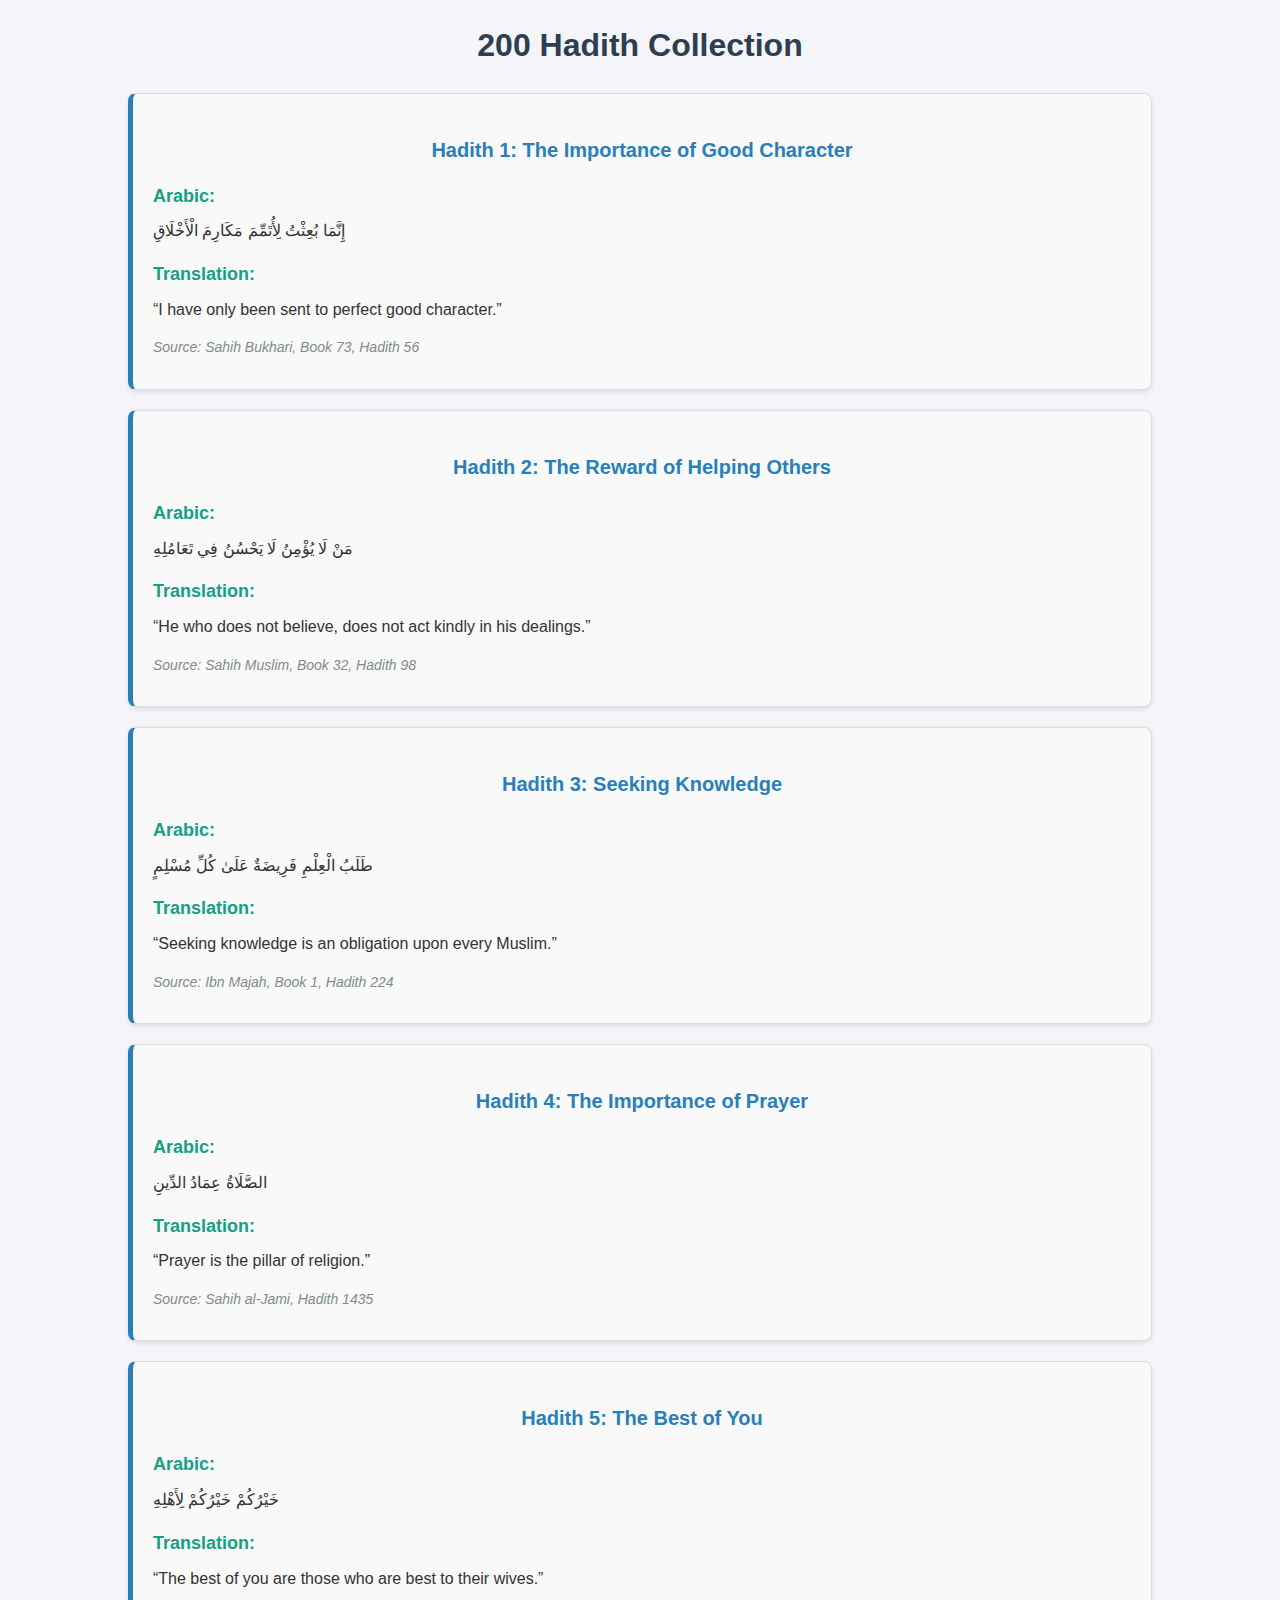
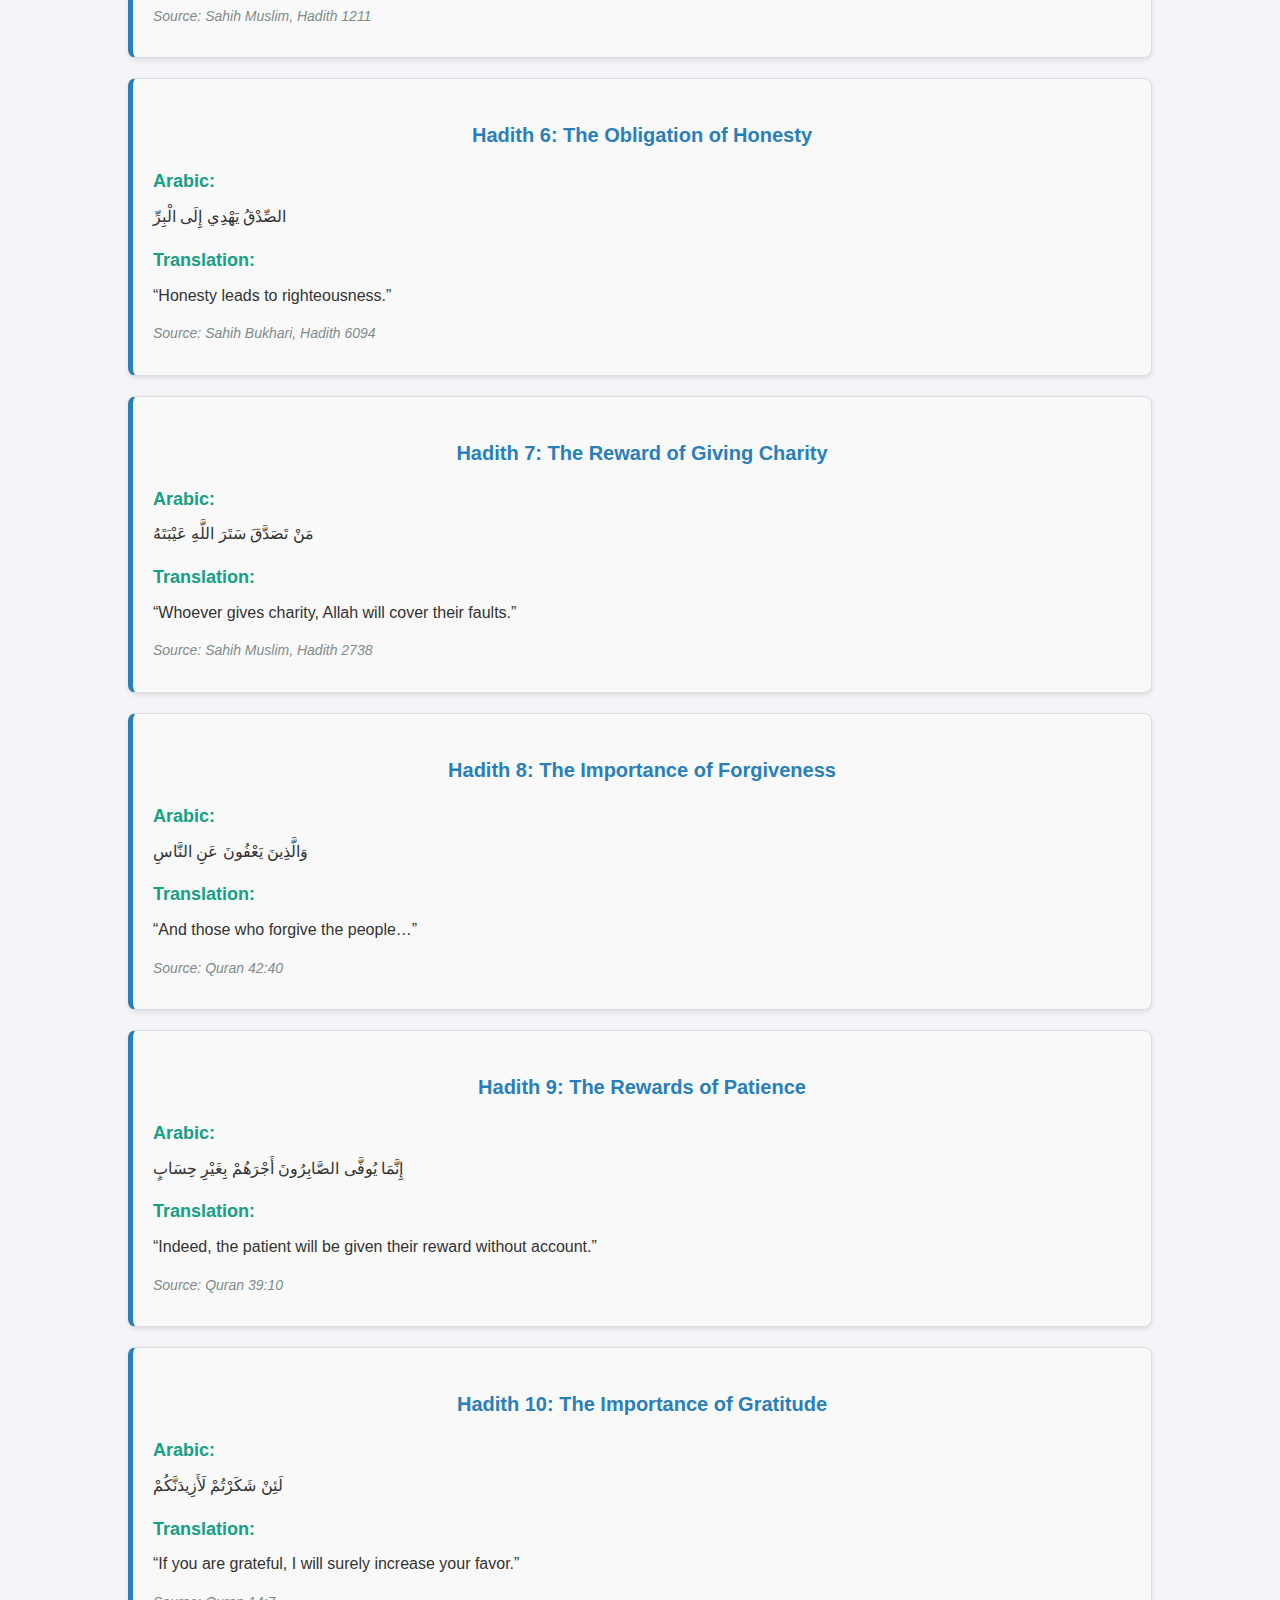
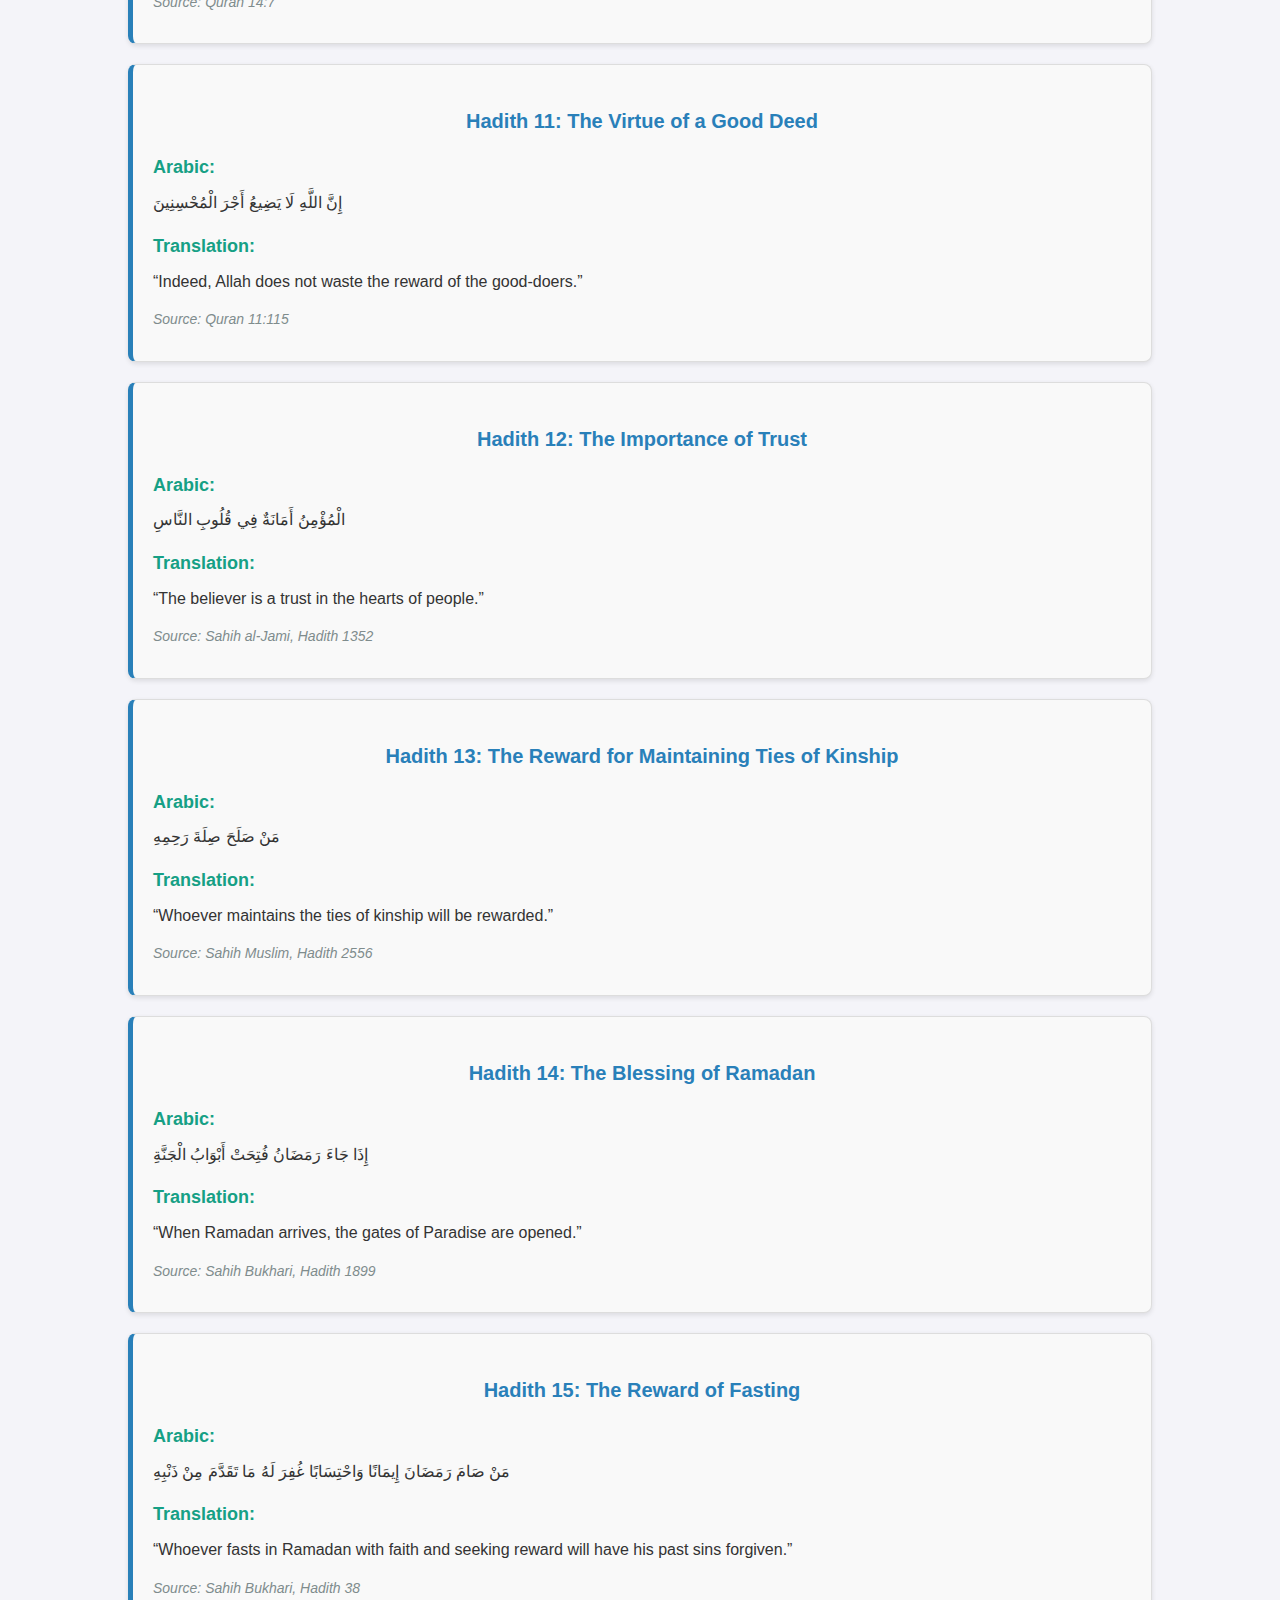
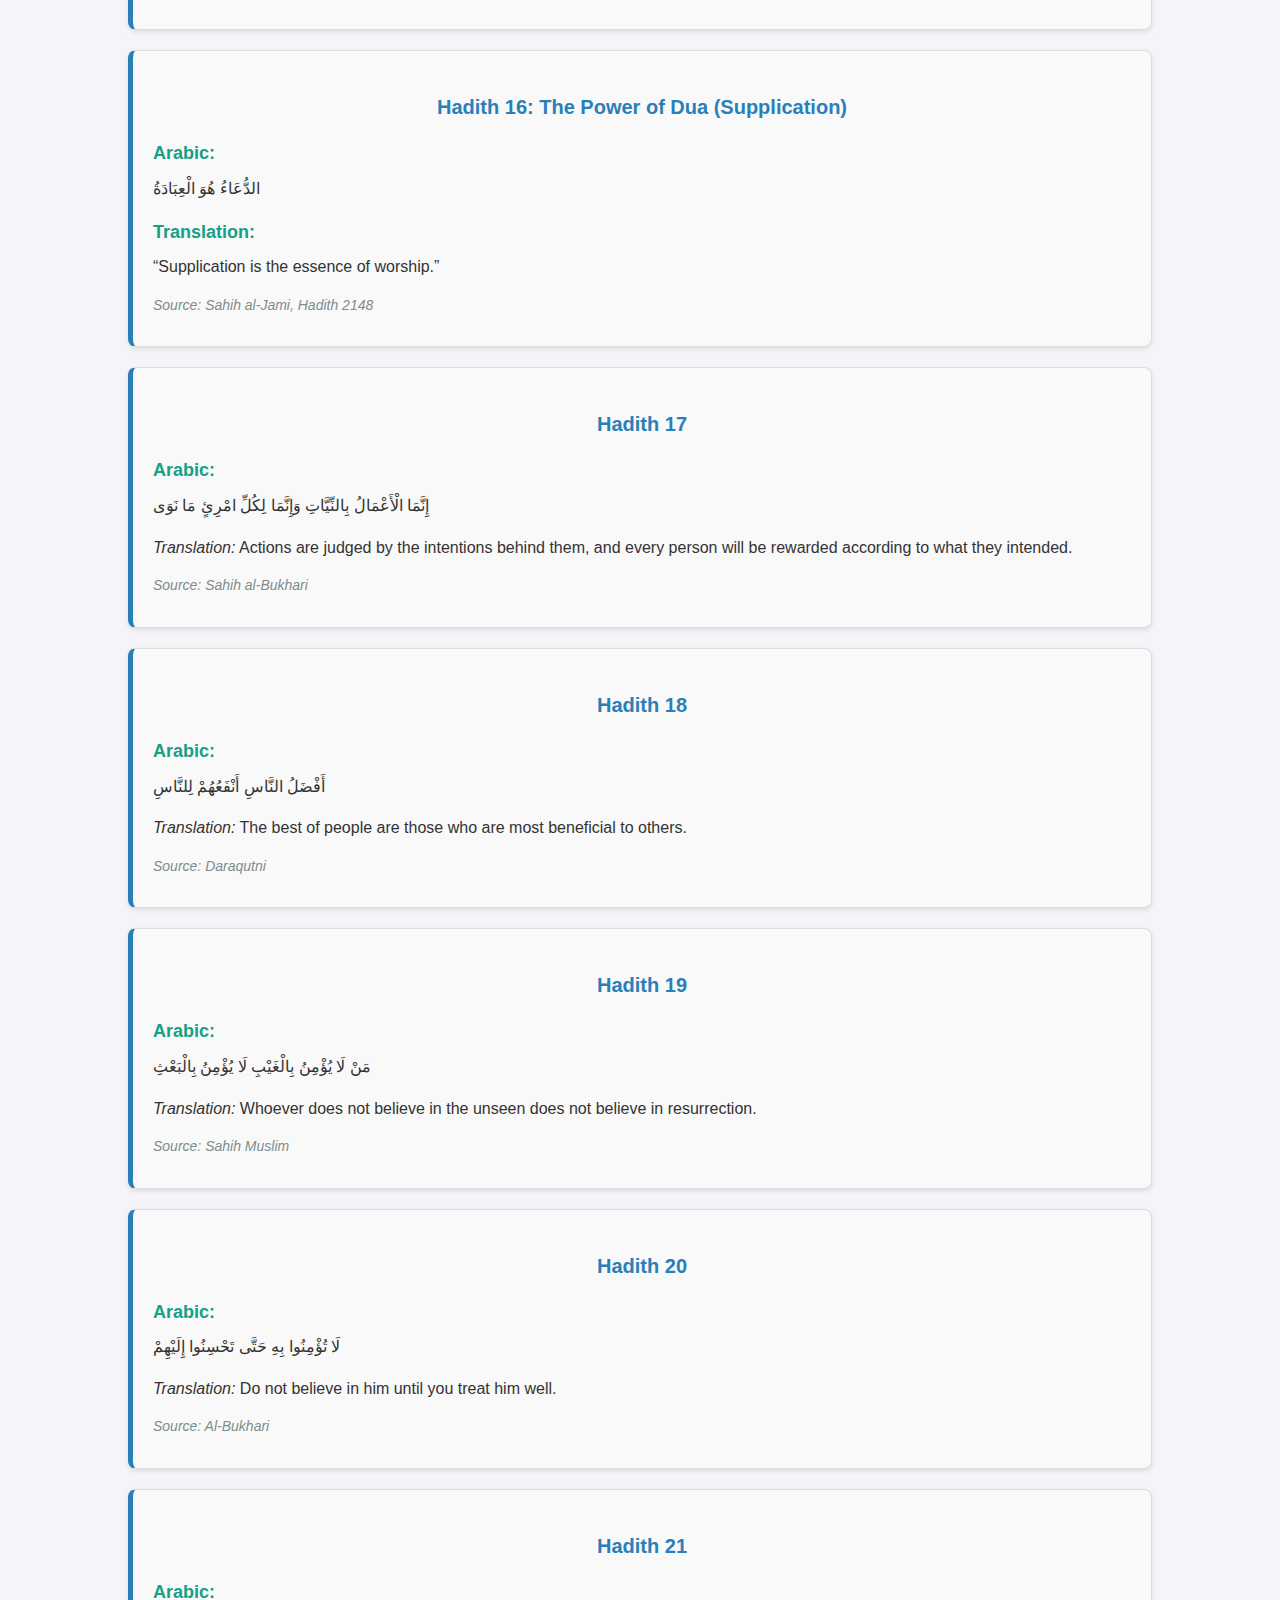
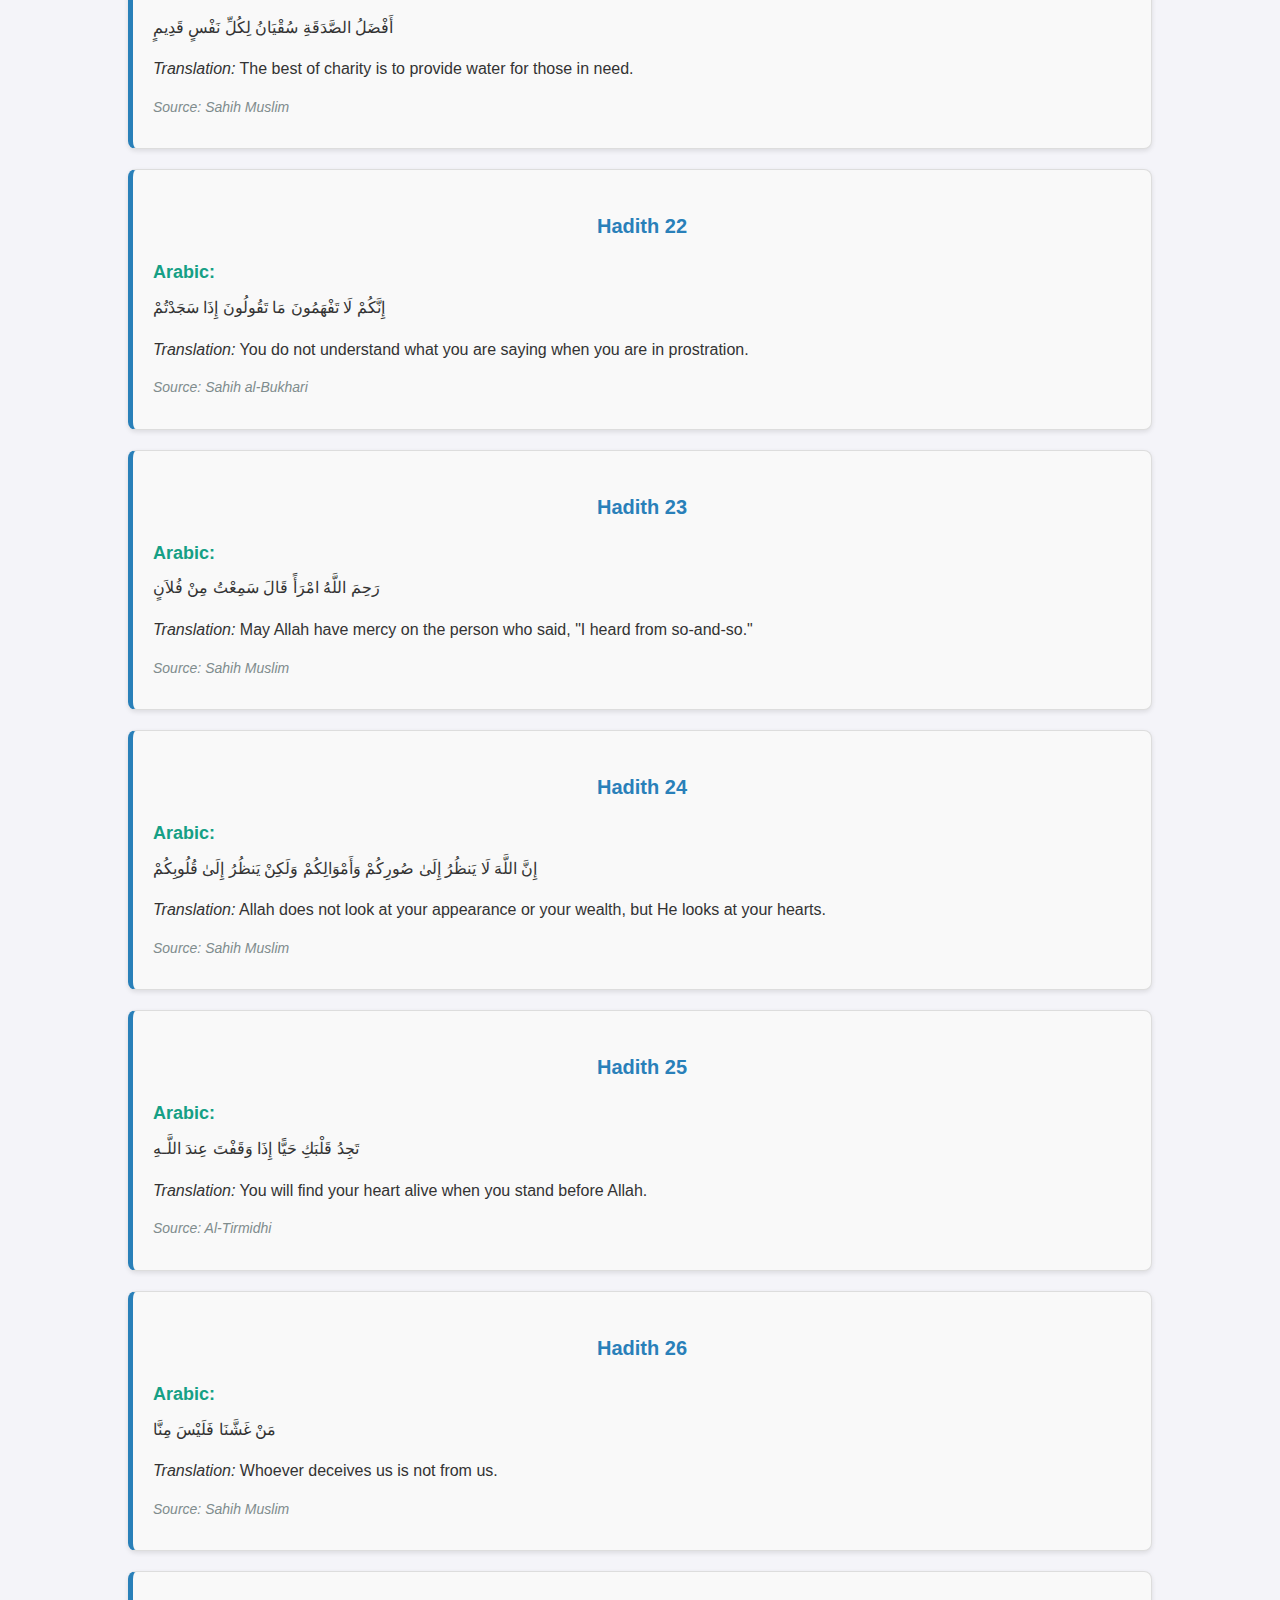
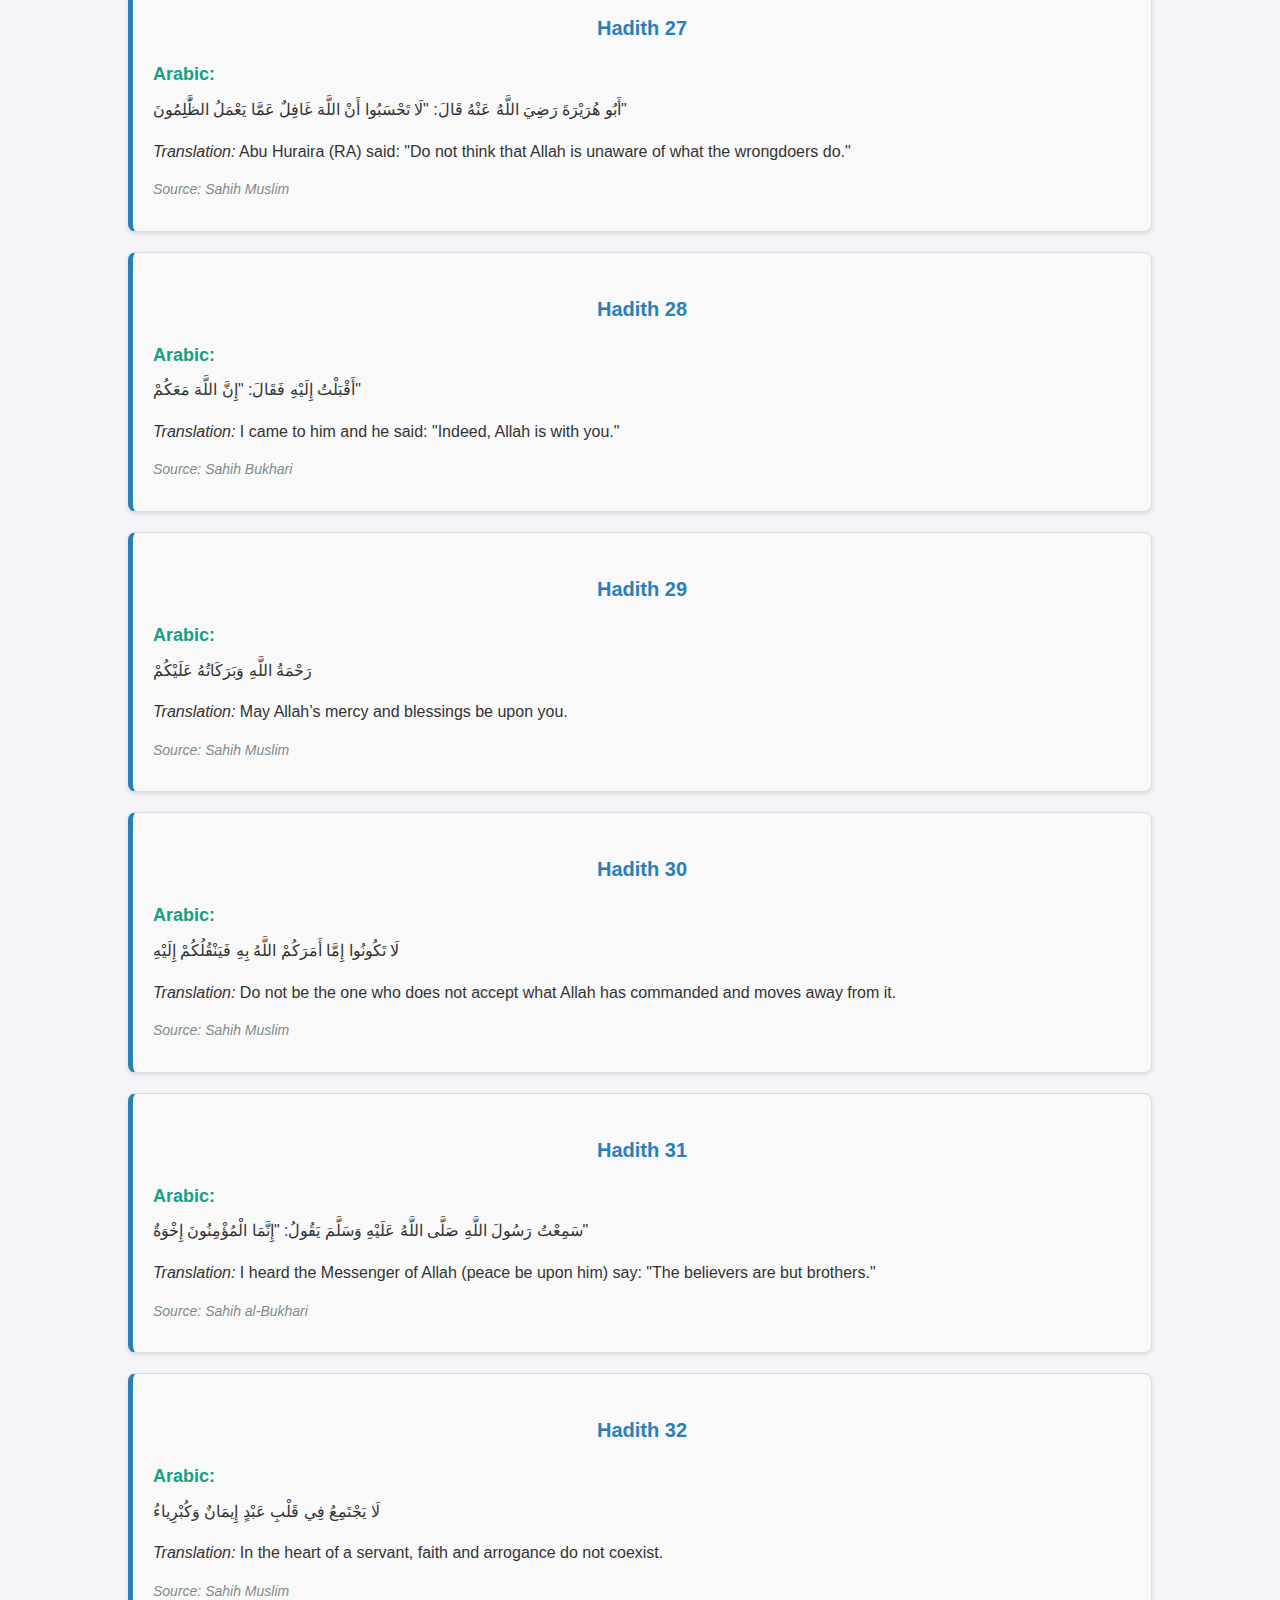
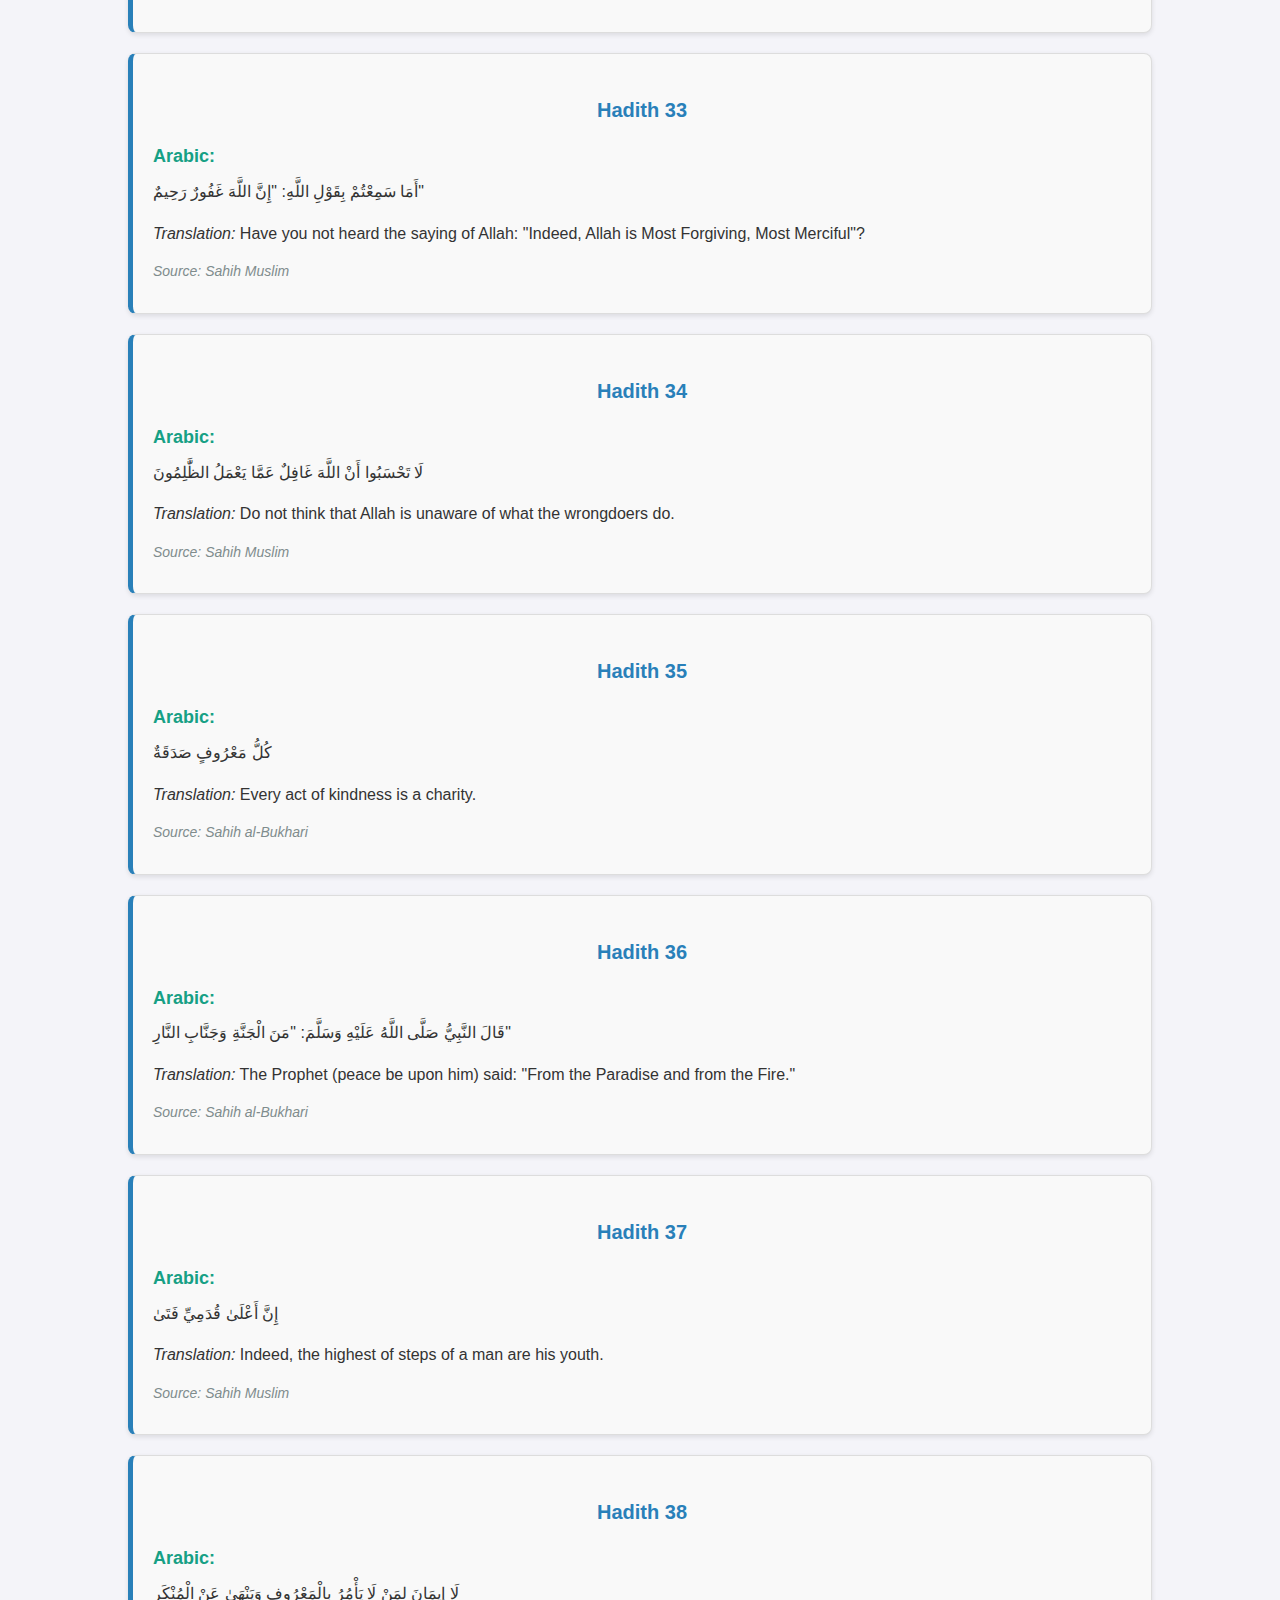
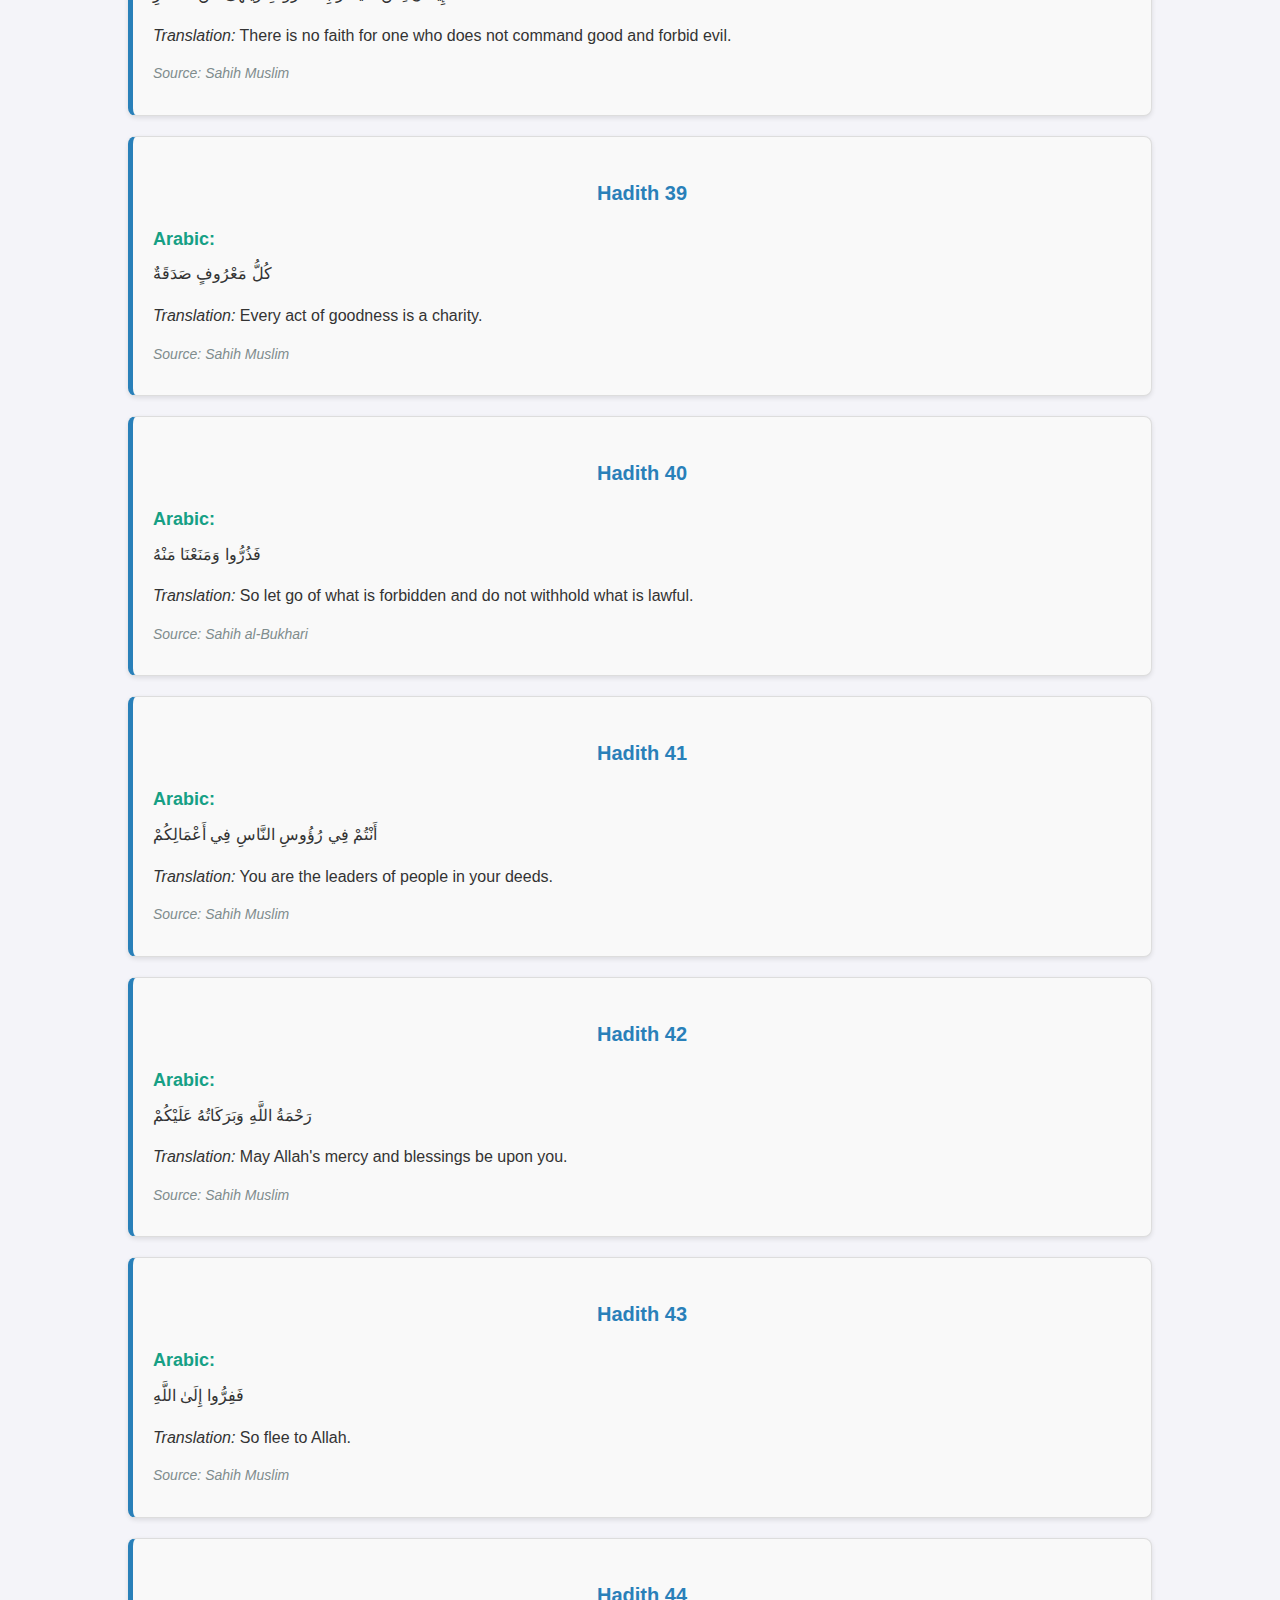
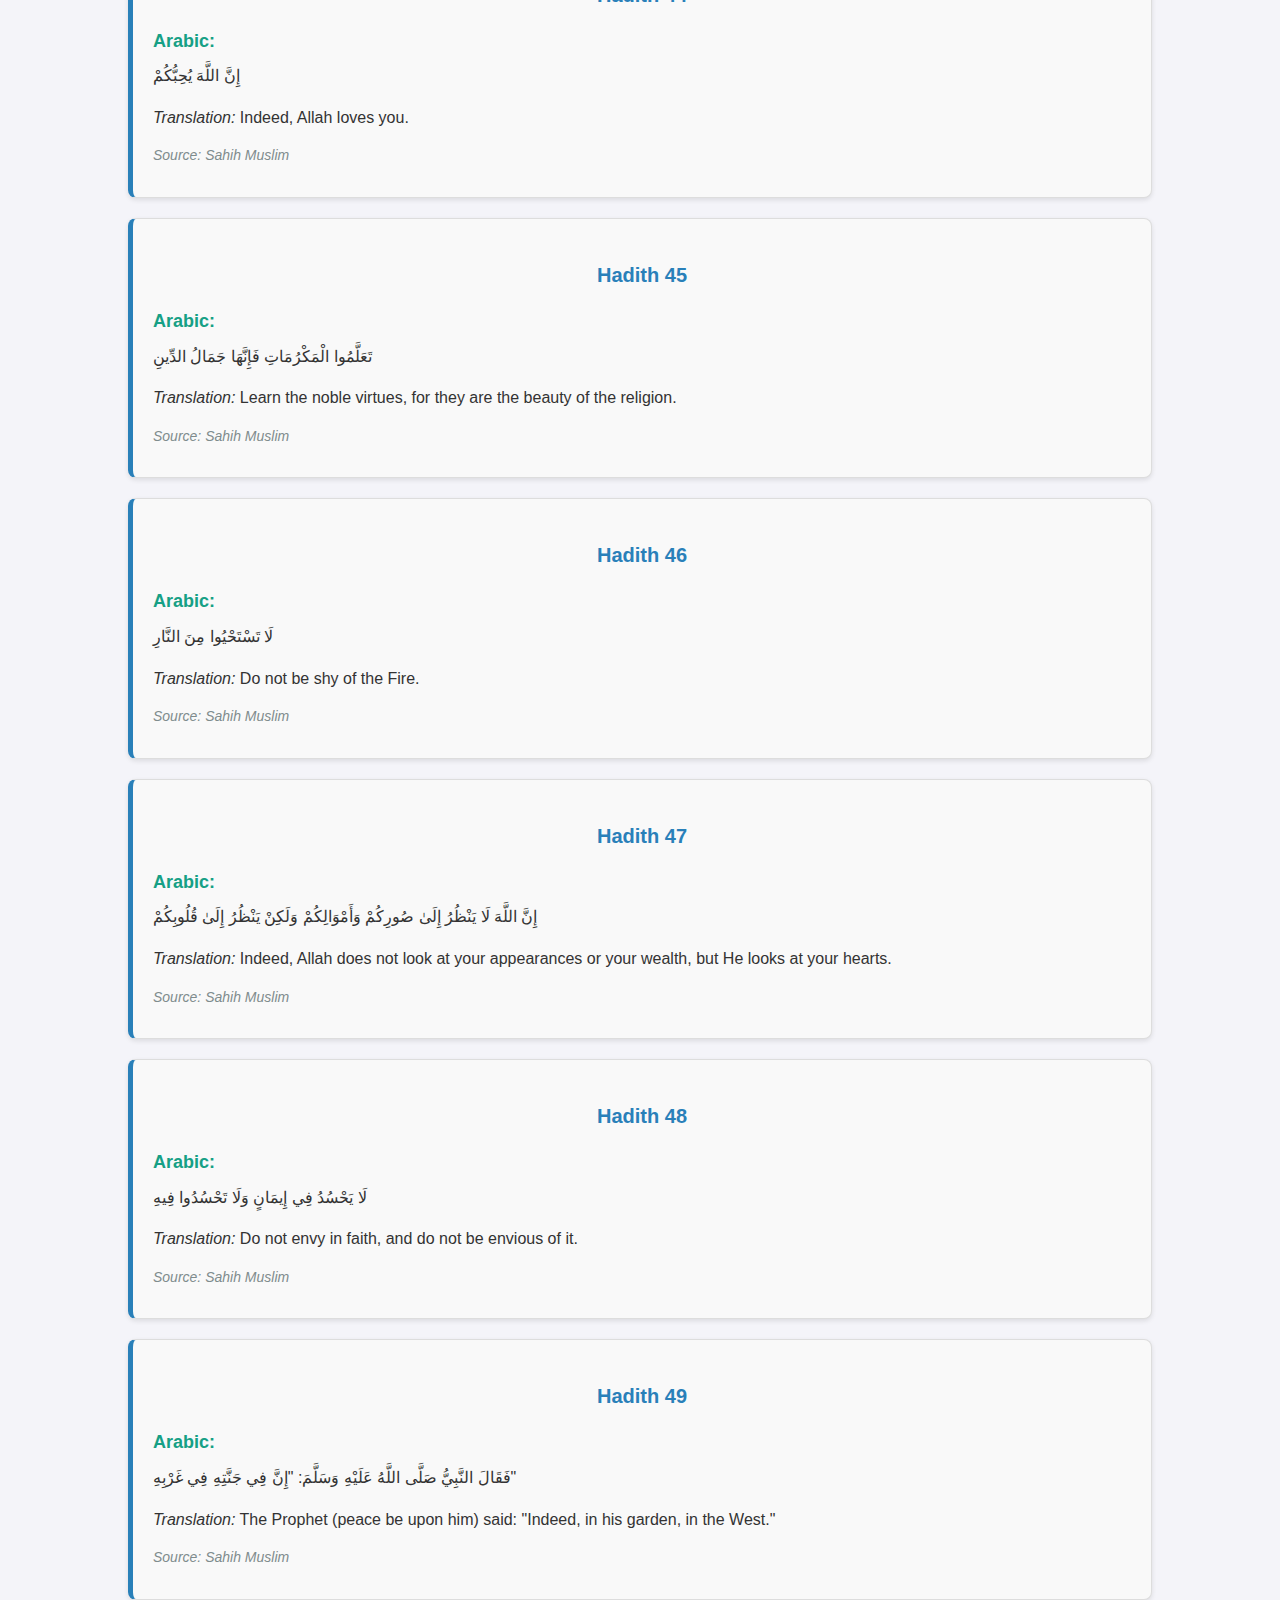
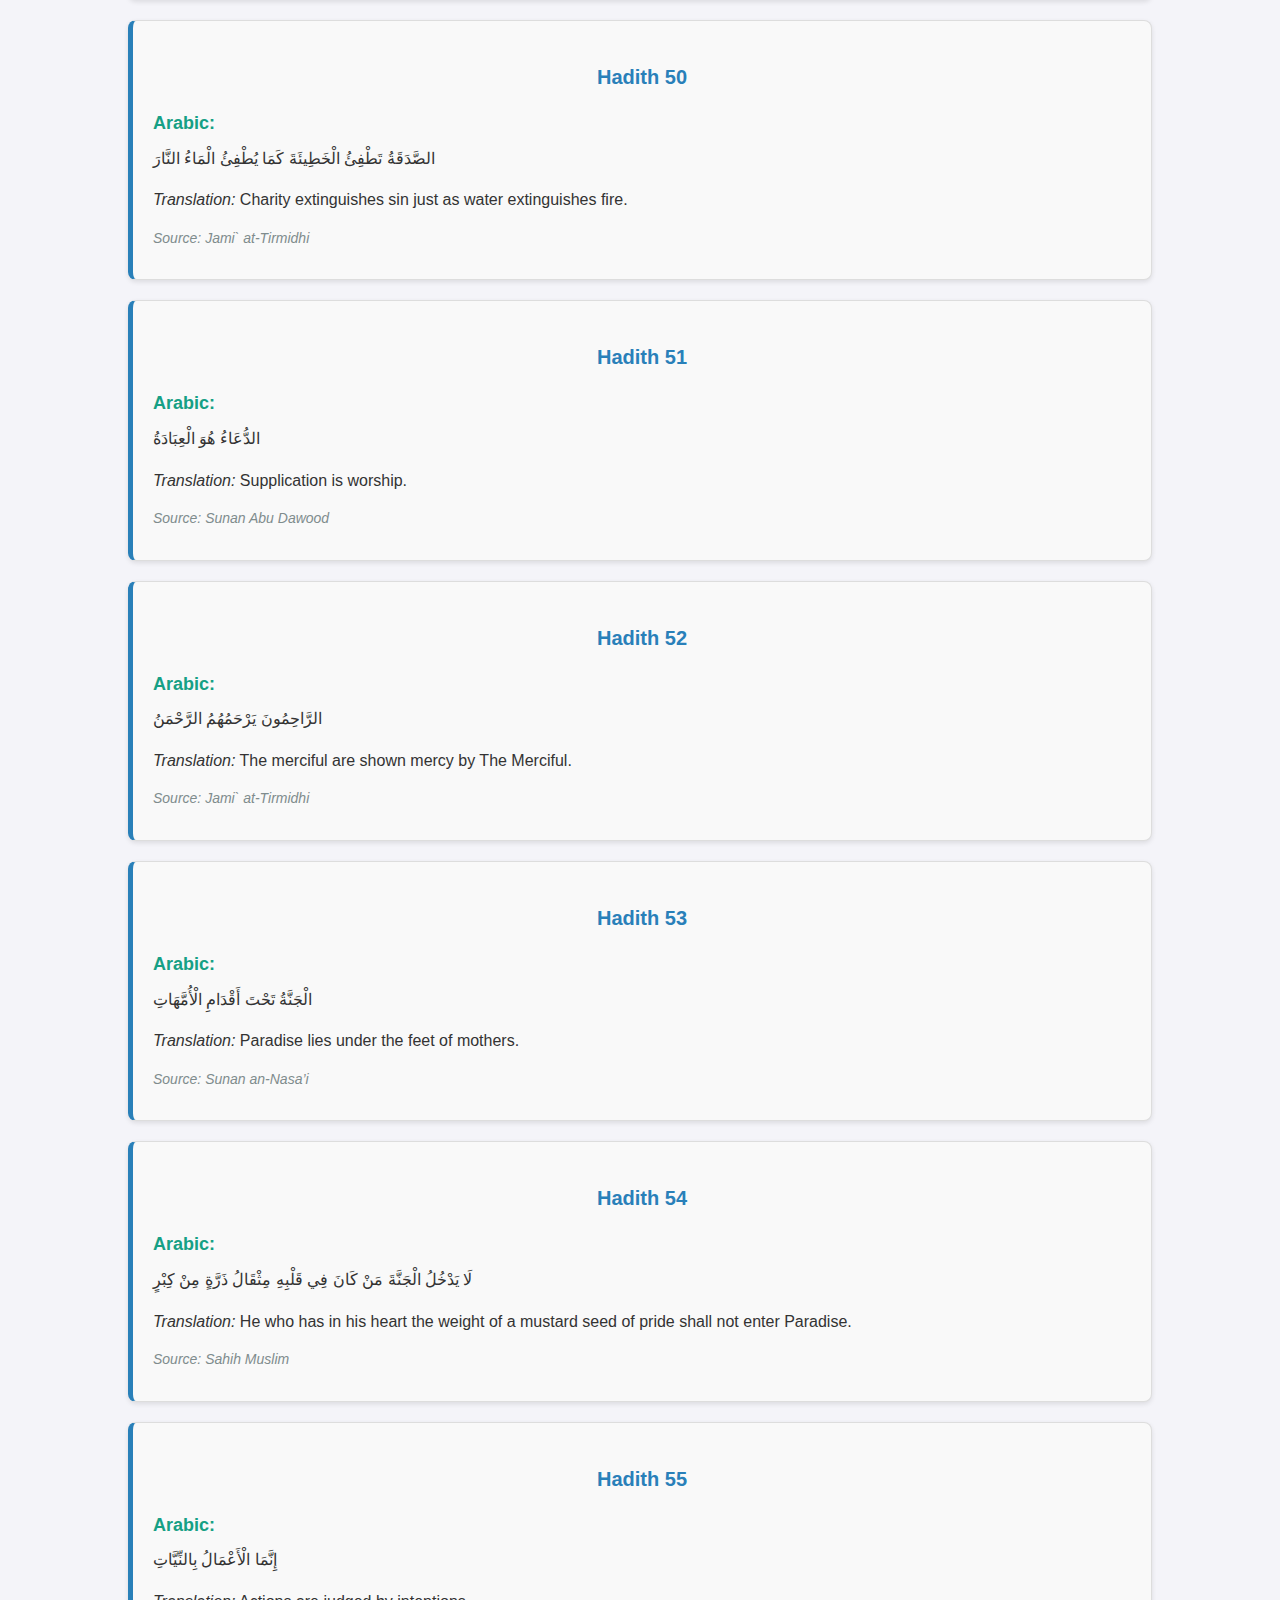
<file: hadiths.html>
<!DOCTYPE html>
<html lang="en">
<head>
    <meta charset="UTF-8">
    <meta name="viewport" content="width=device-width, initial-scale=1.0">
    <title>Hadiths Collection</title>
    <link rel="stylesheet" href="style.css">
</head>
<body>

    <div class="hadith-container">
        <h1>200 Hadith Collection</h1>

        <!-- Hadith 1 -->
        <div class="hadith">
            <h2>Hadith 1: The Importance of Good Character</h2>
            <p><strong>Arabic:</strong> إِنَّمَا بُعِثْتُ لِأُتَمِّمَ مَكَارِمَ الْأَخْلَاقِ</p>
            <p><strong>Translation:</strong> “I have only been sent to perfect good character.”</p>
            <p><em>Source:</em> Sahih Bukhari, Book 73, Hadith 56</p>
        </div>

        <!-- Hadith 2 -->
        <div class="hadith">
            <h2>Hadith 2: The Reward of Helping Others</h2>
            <p><strong>Arabic:</strong> مَنْ لَا يُؤْمِنُ لَا يَحْسُنُ فِي تَعَامُلِهِ</p>
            <p><strong>Translation:</strong> “He who does not believe, does not act kindly in his dealings.”</p>
            <p><em>Source:</em> Sahih Muslim, Book 32, Hadith 98</p>
        </div>

        <!-- Hadith 3 -->
        <div class="hadith">
            <h2>Hadith 3: Seeking Knowledge</h2>
            <p><strong>Arabic:</strong> طَلَبُ الْعِلْمِ فَرِيضَةٌ عَلَىٰ كُلِّ مُسْلِمٍ</p>
            <p><strong>Translation:</strong> “Seeking knowledge is an obligation upon every Muslim.”</p>
            <p><em>Source:</em> Ibn Majah, Book 1, Hadith 224</p>
        </div>

        <!-- Hadith 4 -->
        <div class="hadith">
            <h2>Hadith 4: The Importance of Prayer</h2>
            <p><strong>Arabic:</strong> الصَّلَاةُ عِمَادُ الدِّينِ</p>
            <p><strong>Translation:</strong> “Prayer is the pillar of religion.”</p>
            <p><em>Source:</em> Sahih al-Jami, Hadith 1435</p>
        </div>

        <!-- Hadith 5 -->
        <div class="hadith">
            <h2>Hadith 5: The Best of You</h2>
            <p><strong>Arabic:</strong> خَيْرُكُمْ خَيْرُكُمْ لِأَهْلِهِ</p>
            <p><strong>Translation:</strong> “The best of you are those who are best to their wives.”</p>
            <p><em>Source:</em> Sahih Muslim, Hadith 1211</p>
        </div>

        <!-- Hadith 6 -->
        <div class="hadith">
            <h2>Hadith 6: The Obligation of Honesty</h2>
            <p><strong>Arabic:</strong> الصِّدْقُ يَهْدِي إِلَى الْبِرِّ</p>
            <p><strong>Translation:</strong> “Honesty leads to righteousness.”</p>
            <p><em>Source:</em> Sahih Bukhari, Hadith 6094</p>
        </div>

        <!-- Hadith 7 -->
        <div class="hadith">
            <h2>Hadith 7: The Reward of Giving Charity</h2>
            <p><strong>Arabic:</strong> مَنْ تَصَدَّقَ سَتَرَ اللَّهِ عَيْبَتَهُ</p>
            <p><strong>Translation:</strong> “Whoever gives charity, Allah will cover their faults.”</p>
            <p><em>Source:</em> Sahih Muslim, Hadith 2738</p>
        </div>

        <!-- Hadith 8 -->
        <div class="hadith">
            <h2>Hadith 8: The Importance of Forgiveness</h2>
            <p><strong>Arabic:</strong> وَالَّذِينَ يَعْفُونَ عَنِ النَّاسِ</p>
            <p><strong>Translation:</strong> “And those who forgive the people…”</p>
            <p><em>Source:</em> Quran 42:40</p>
        </div>

        <!-- Hadith 9 -->
        <div class="hadith">
            <h2>Hadith 9: The Rewards of Patience</h2>
            <p><strong>Arabic:</strong> إِنَّمَا يُوفَّى الصَّابِرُونَ أَجْرَهُمْ بِغَيْرِ حِسَابٍ</p>
            <p><strong>Translation:</strong> “Indeed, the patient will be given their reward without account.”</p>
            <p><em>Source:</em> Quran 39:10</p>
        </div>

        <!-- Hadith 10 -->
        <div class="hadith">
            <h2>Hadith 10: The Importance of Gratitude</h2>
            <p><strong>Arabic:</strong> لَئِنْ شَكَرْتُمْ لَأَزِيدَنَّكُمْ</p>
            <p><strong>Translation:</strong> “If you are grateful, I will surely increase your favor.”</p>
            <p><em>Source:</em> Quran 14:7</p>
        </div>

        <!-- Hadith 11 -->
        <div class="hadith">
            <h2>Hadith 11: The Virtue of a Good Deed</h2>
            <p><strong>Arabic:</strong> إِنَّ اللَّهِ لَا يَضِيعُ أَجْرَ الْمُحْسِنِينَ</p>
            <p><strong>Translation:</strong> “Indeed, Allah does not waste the reward of the good-doers.”</p>
            <p><em>Source:</em> Quran 11:115</p>
        </div>

        <!-- Hadith 12 -->
        <div class="hadith">
            <h2>Hadith 12: The Importance of Trust</h2>
            <p><strong>Arabic:</strong> الْمُؤْمِنُ أَمَانَةٌ فِي قُلُوبِ النَّاسِ</p>
            <p><strong>Translation:</strong> “The believer is a trust in the hearts of people.”</p>
            <p><em>Source:</em> Sahih al-Jami, Hadith 1352</p>
        </div>

        <!-- Hadith 13 -->
        <div class="hadith">
            <h2>Hadith 13: The Reward for Maintaining Ties of Kinship</h2>
            <p><strong>Arabic:</strong> مَنْ صَلَحَ صِلَةَ رَحِمِهِ</p>
            <p><strong>Translation:</strong> “Whoever maintains the ties of kinship will be rewarded.”</p>
            <p><em>Source:</em> Sahih Muslim, Hadith 2556</p>
        </div>

        <!-- Hadith 14 -->
        <div class="hadith">
            <h2>Hadith 14: The Blessing of Ramadan</h2>
            <p><strong>Arabic:</strong> إِذَا جَاءَ رَمَضَانُ فُتِحَتْ أَبْوَابُ الْجَنَّةِ</p>
            <p><strong>Translation:</strong> “When Ramadan arrives, the gates of Paradise are opened.”</p>
            <p><em>Source:</em> Sahih Bukhari, Hadith 1899</p>
        </div>

        <!-- Hadith 15 -->
        <div class="hadith">
            <h2>Hadith 15: The Reward of Fasting</h2>
            <p><strong>Arabic:</strong> مَنْ صَامَ رَمَضَانَ إِيمَانًا وَاحْتِسَابًا غُفِرَ لَهُ مَا تَقَدَّمَ مِنْ ذَنْبِهِ</p>
            <p><strong>Translation:</strong> “Whoever fasts in Ramadan with faith and seeking reward will have his past sins forgiven.”</p>
            <p><em>Source:</em> Sahih Bukhari, Hadith 38</p>
        </div>

        <!-- Hadith 16 -->
        <div class="hadith">
            <h2>Hadith 16: The Power of Dua (Supplication)</h2>
            <p><strong>Arabic:</strong> الدُّعَاءُ هُوَ الْعِبَادَةُ</p>
            <p><strong>Translation:</strong> “Supplication is the essence of worship.”</p>
            <p><em>Source:</em> Sahih al-Jami, Hadith 2148</p>
        </div>

        <div class="hadith">
            <h2>Hadith 17</h2>
            <p><strong>Arabic:</strong> إِنَّمَا الْأَعْمَالُ بِالنِّيَّاتِ وَإِنَّمَا لِكُلِّ امْرِئٍ مَا نَوَى</p>
            <p><em>Translation:</em> Actions are judged by the intentions behind them, and every person will be rewarded according to what they intended.</p>
            <p><em>Source:</em> Sahih al-Bukhari</p>
        </div>
        
        <div class="hadith">
            <h2>Hadith 18</h2>
            <p><strong>Arabic:</strong> أَفْضَلُ النَّاسِ أَنْفَعُهُمْ لِلنَّاسِ</p>
            <p><em>Translation:</em> The best of people are those who are most beneficial to others.</p>
            <p><em>Source:</em> Daraqutni</p>
        </div>
        
        <div class="hadith">
            <h2>Hadith 19</h2>
            <p><strong>Arabic:</strong> مَنْ لَا يُؤْمِنُ بِالْغَيْبِ لَا يُؤْمِنُ بِالْبَعْثِ</p>
            <p><em>Translation:</em> Whoever does not believe in the unseen does not believe in resurrection.</p>
            <p><em>Source:</em> Sahih Muslim</p>
        </div>
        
        <div class="hadith">
            <h2>Hadith 20</h2>
            <p><strong>Arabic:</strong> لَا تُؤْمِنُوا بِهِ حَتَّى تَحْسِنُوا إِلَيْهِمْ</p>
            <p><em>Translation:</em> Do not believe in him until you treat him well.</p>
            <p><em>Source:</em> Al-Bukhari</p>
        </div>
        
        <div class="hadith">
            <h2>Hadith 21</h2>
            <p><strong>Arabic:</strong> أَفْضَلُ الصَّدَقَةِ سُقْيَانُ لِكُلِّ نَفْسٍ قَدِيمٍ</p>
            <p><em>Translation:</em> The best of charity is to provide water for those in need.</p>
            <p><em>Source:</em> Sahih Muslim</p>
        </div>
        
        <div class="hadith">
            <h2>Hadith 22</h2>
            <p><strong>Arabic:</strong> إِنَّكُمْ لَا تَفْهَمُونَ مَا تَقُولُونَ إِذَا سَجَدْتُمْ</p>
            <p><em>Translation:</em> You do not understand what you are saying when you are in prostration.</p>
            <p><em>Source:</em> Sahih al-Bukhari</p>
        </div>
        
        <div class="hadith">
            <h2>Hadith 23</h2>
            <p><strong>Arabic:</strong> رَحِمَ اللَّهُ امْرَأً قَالَ سَمِعْتُ مِنْ فُلاَنٍ</p>
            <p><em>Translation:</em> May Allah have mercy on the person who said, "I heard from so-and-so."</p>
            <p><em>Source:</em> Sahih Muslim</p>
        </div>
        
        <div class="hadith">
            <h2>Hadith 24</h2>
            <p><strong>Arabic:</strong> إِنَّ اللَّهَ لَا يَنظُرُ إِلَىٰ صُورِكُمْ وَأَمْوَالِكُمْ وَلَكِنْ يَنظُرُ إِلَىٰ قُلُوبِكُمْ</p>
            <p><em>Translation:</em> Allah does not look at your appearance or your wealth, but He looks at your hearts.</p>
            <p><em>Source:</em> Sahih Muslim</p>
        </div>
        
        <div class="hadith">
            <h2>Hadith 25</h2>
            <p><strong>Arabic:</strong> تَجِدُ قَلْبَكِ حَيًّا إِذَا وَقَفْتَ عِندَ اللَّـهِ</p>
            <p><em>Translation:</em> You will find your heart alive when you stand before Allah.</p>
            <p><em>Source:</em> Al-Tirmidhi</p>
        </div>
        
        <div class="hadith">
            <h2>Hadith 26</h2>
            <p><strong>Arabic:</strong> مَنْ غَشَّنَا فَلَيْسَ مِنَّا</p>
            <p><em>Translation:</em> Whoever deceives us is not from us.</p>
            <p><em>Source:</em> Sahih Muslim</p>
        </div>
        
        <div class="hadith">
            <h2>Hadith 27</h2>
            <p><strong>Arabic:</strong> أَبُو هُرَيْرَةَ رَضِيَ اللَّهُ عَنْهُ قَالَ: "لَا تَحْسَبُوا أَنْ اللَّهَ غَافِلٌ عَمَّا يَعْمَلُ الظَّٰلِمُونَ"</p>
            <p><em>Translation:</em> Abu Huraira (RA) said: "Do not think that Allah is unaware of what the wrongdoers do."</p>
            <p><em>Source:</em> Sahih Muslim</p>
        </div>
        
        <div class="hadith">
            <h2>Hadith 28</h2>
            <p><strong>Arabic:</strong> أَقْبَلْتُ إِلَيْهِ فَقَالَ: "إِنَّ اللَّهَ مَعَكُمْ"</p>
            <p><em>Translation:</em> I came to him and he said: "Indeed, Allah is with you."</p>
            <p><em>Source:</em> Sahih Bukhari</p>
        </div>
        
        <div class="hadith">
            <h2>Hadith 29</h2>
            <p><strong>Arabic:</strong> رَحْمَةُ اللَّهِ وَبَرَكَاتُهُ عَلَيْكُمْ</p>
            <p><em>Translation:</em> May Allah’s mercy and blessings be upon you.</p>
            <p><em>Source:</em> Sahih Muslim</p>
        </div>
        
        <div class="hadith">
            <h2>Hadith 30</h2>
            <p><strong>Arabic:</strong> لَا تَكُونُوا إِمَّا أَمَرَكُمْ اللَّهُ بِهِ فَيَنْقُلُكُمْ إِلَيْهِ</p>
            <p><em>Translation:</em> Do not be the one who does not accept what Allah has commanded and moves away from it.</p>
            <p><em>Source:</em> Sahih Muslim</p>
        </div>
        
        <div class="hadith">
            <h2>Hadith 31</h2>
            <p><strong>Arabic:</strong> سَمِعْتُ رَسُولَ اللَّهِ صَلَّى اللَّهُ عَلَيْهِ وَسَلَّمَ يَقُولُ: "إِنَّمَا الْمُؤْمِنُونَ إِخْوَةٌ"</p>
            <p><em>Translation:</em> I heard the Messenger of Allah (peace be upon him) say: "The believers are but brothers."</p>
            <p><em>Source:</em> Sahih al-Bukhari</p>
        </div>
        
        <div class="hadith">
            <h2>Hadith 32</h2>
            <p><strong>Arabic:</strong> لَا يَجْتَمِعُ فِي قَلْبِ عَبْدٍ إِيمَانٌ وَكُبْرِياءُ</p>
            <p><em>Translation:</em> In the heart of a servant, faith and arrogance do not coexist.</p>
            <p><em>Source:</em> Sahih Muslim</p>
        </div>
        
        <div class="hadith">
            <h2>Hadith 33</h2>
            <p><strong>Arabic:</strong> أَمَا سَمِعْتُمْ بِقَوْلِ اللَّهِ: "إِنَّ اللَّهَ غَفُورٌ رَحِيمٌ"</p>
            <p><em>Translation:</em> Have you not heard the saying of Allah: "Indeed, Allah is Most Forgiving, Most Merciful"?</p>
            <p><em>Source:</em> Sahih Muslim</p>
        </div>
        
        <div class="hadith">
            <h2>Hadith 34</h2>
            <p><strong>Arabic:</strong> لَا تَحْسَبُوا أَنْ اللَّهَ غَافِلٌ عَمَّا يَعْمَلُ الظَّٰلِمُونَ</p>
            <p><em>Translation:</em> Do not think that Allah is unaware of what the wrongdoers do.</p>
            <p><em>Source:</em> Sahih Muslim</p>
        </div>
        
        <div class="hadith">
            <h2>Hadith 35</h2>
            <p><strong>Arabic:</strong> كُلُّ مَعْرُوفٍ صَدَقَةٌ</p>
            <p><em>Translation:</em> Every act of kindness is a charity.</p>
            <p><em>Source:</em> Sahih al-Bukhari</p>
        </div>
        
        <div class="hadith">
            <h2>Hadith 36</h2>
            <p><strong>Arabic:</strong> قَالَ النَّبِيُّ صَلَّى اللَّهُ عَلَيْهِ وَسَلَّمَ: "مَنَ الْجَنَّةِ وَجَنَّابِ النَّارِ" </p>
            <p><em>Translation:</em> The Prophet (peace be upon him) said: "From the Paradise and from the Fire."</p>
            <p><em>Source:</em> Sahih al-Bukhari</p>
        </div>
        
        <div class="hadith">
            <h2>Hadith 37</h2>
            <p><strong>Arabic:</strong> إِنَّ أَعْلَىٰ قُدَمِيِّ فَتَىٰ</p>
            <p><em>Translation:</em> Indeed, the highest of steps of a man are his youth.</p>
            <p><em>Source:</em> Sahih Muslim</p>
        </div>
        
        <div class="hadith">
            <h2>Hadith 38</h2>
            <p><strong>Arabic:</strong> لَا إِيمَانَ لِمَنْ لَا يَأْمُرُ بِالْمَعْرُوفِ وَيَنْهَىٰ عَنْ الْمُنْكَرِ</p>
            <p><em>Translation:</em> There is no faith for one who does not command good and forbid evil.</p>
            <p><em>Source:</em> Sahih Muslim</p>
        </div>
        
        <div class="hadith">
            <h2>Hadith 39</h2>
            <p><strong>Arabic:</strong> كُلُّ مَعْرُوفٍ صَدَقَةٌ</p>
            <p><em>Translation:</em> Every act of goodness is a charity.</p>
            <p><em>Source:</em> Sahih Muslim</p>
        </div>
        
        <div class="hadith">
            <h2>Hadith 40</h2>
            <p><strong>Arabic:</strong> فَذُرُّوا وَمَنَعْنَا مَنْهُ</p>
            <p><em>Translation:</em> So let go of what is forbidden and do not withhold what is lawful.</p>
            <p><em>Source:</em> Sahih al-Bukhari</p>
        </div>
        
        <div class="hadith">
            <h2>Hadith 41</h2>
            <p><strong>Arabic:</strong> أَنْتُمْ فِي رُؤُوسِ النَّاسِ فِي أَعْمَالِكُمْ</p>
            <p><em>Translation:</em> You are the leaders of people in your deeds.</p>
            <p><em>Source:</em> Sahih Muslim</p>
        </div>
        
        <div class="hadith">
            <h2>Hadith 42</h2>
            <p><strong>Arabic:</strong> رَحْمَةُ اللَّهِ وَبَرَكَاتُهُ عَلَيْكُمْ</p>
            <p><em>Translation:</em> May Allah's mercy and blessings be upon you.</p>
            <p><em>Source:</em> Sahih Muslim</p>
        </div>
        
        <div class="hadith">
            <h2>Hadith 43</h2>
            <p><strong>Arabic:</strong> فَفِرُّوا إِلَىٰ اللَّهِ</p>
            <p><em>Translation:</em> So flee to Allah.</p>
            <p><em>Source:</em> Sahih Muslim</p>
        </div>
        
        <div class="hadith">
            <h2>Hadith 44</h2>
            <p><strong>Arabic:</strong> إِنَّ اللَّهَ يُحِبُّكُمْ</p>
            <p><em>Translation:</em> Indeed, Allah loves you.</p>
            <p><em>Source:</em> Sahih Muslim</p>
        </div>
        
        <div class="hadith">
            <h2>Hadith 45</h2>
            <p><strong>Arabic:</strong> تَعَلَّمُوا الْمَكْرُمَاتِ فَإِنَّهَا جَمَالُ الدِّينِ</p>
            <p><em>Translation:</em> Learn the noble virtues, for they are the beauty of the religion.</p>
            <p><em>Source:</em> Sahih Muslim</p>
        </div>
        
        <div class="hadith">
            <h2>Hadith 46</h2>
            <p><strong>Arabic:</strong> لَا تَسْتَحْيُوا مِنَ النَّارِ</p>
            <p><em>Translation:</em> Do not be shy of the Fire.</p>
            <p><em>Source:</em> Sahih Muslim</p>
        </div>
        
        <div class="hadith">
            <h2>Hadith 47</h2>
            <p><strong>Arabic:</strong> إِنَّ اللَّهَ لَا يَنْظُرُ إِلَىٰ صُورِكُمْ وَأَمْوَالِكُمْ وَلَكِنْ يَنْظُرُ إِلَىٰ قُلُوبِكُمْ</p>
            <p><em>Translation:</em> Indeed, Allah does not look at your appearances or your wealth, but He looks at your hearts.</p>
            <p><em>Source:</em> Sahih Muslim</p>
        </div>
        
        <div class="hadith">
            <h2>Hadith 48</h2>
            <p><strong>Arabic:</strong> لَا يَحْسُدُ فِي إِيمَانٍ وَلَا تَحْسُدُوا فِيهِ</p>
            <p><em>Translation:</em> Do not envy in faith, and do not be envious of it.</p>
            <p><em>Source:</em> Sahih Muslim</p>
        </div>
        
        <div class="hadith">
            <h2>Hadith 49</h2>
            <p><strong>Arabic:</strong> فَقَالَ النَّبِيُّ صَلَّى اللَّهُ عَلَيْهِ وَسَلَّمَ: "إِنَّ فِي جَنَّتِهِ فِي غَرْبِهِ" </p>
            <p><em>Translation:</em> The Prophet (peace be upon him) said: "Indeed, in his garden, in the West."</p>
            <p><em>Source:</em> Sahih Muslim</p>
        </div>
        
        <div class="hadith">
            <h2>Hadith 50</h2>
            <p><strong>Arabic:</strong> الصَّدَقَةُ تَطْفِئُ الْخَطِيئَةَ كَمَا يُطْفِئُ الْمَاءُ النَّارَ</p>
            <p><em>Translation:</em> Charity extinguishes sin just as water extinguishes fire.</p>
            <p><em>Source:</em> Jami` at-Tirmidhi</p>
          </div>
          
          <div class="hadith">
            <h2>Hadith 51</h2>
            <p><strong>Arabic:</strong> الدُّعَاءُ هُوَ الْعِبَادَةُ</p>
            <p><em>Translation:</em> Supplication is worship.</p>
            <p><em>Source:</em> Sunan Abu Dawood</p>
          </div>
          
          <div class="hadith">
            <h2>Hadith 52</h2>
            <p><strong>Arabic:</strong> الرَّاحِمُونَ يَرْحَمُهُمُ الرَّحْمَنُ</p>
            <p><em>Translation:</em> The merciful are shown mercy by The Merciful.</p>
            <p><em>Source:</em> Jami` at-Tirmidhi</p>
          </div>
          
          <div class="hadith">
            <h2>Hadith 53</h2>
            <p><strong>Arabic:</strong> الْجَنَّةُ تَحْتَ أَقْدَامِ الْأُمَّهَاتِ</p>
            <p><em>Translation:</em> Paradise lies under the feet of mothers.</p>
            <p><em>Source:</em> Sunan an-Nasa’i</p>
          </div>
          
          <div class="hadith">
            <h2>Hadith 54</h2>
            <p><strong>Arabic:</strong> لَا يَدْخُلُ الْجَنَّةَ مَنْ كَانَ فِي قَلْبِهِ مِثْقَالُ ذَرَّةٍ مِنْ كِبْرٍ</p>
            <p><em>Translation:</em> He who has in his heart the weight of a mustard seed of pride shall not enter Paradise.</p>
            <p><em>Source:</em> Sahih Muslim</p>
          </div>
          
          <div class="hadith">
            <h2>Hadith 55</h2>
            <p><strong>Arabic:</strong> إِنَّمَا الْأَعْمَالُ بِالنِّيَّاتِ</p>
            <p><em>Translation:</em> Actions are judged by intentions.</p>
            <p><em>Source:</em> Sahih al-Bukhari</p>
          </div>
          
          <div class="hadith">
            <h2>Hadith 56</h2>
            <p><strong>Arabic:</strong> مَنْ صَمَتَ نَجَا</p>
            <p><em>Translation:</em> Whoever remains silent is saved.</p>
            <p><em>Source:</em> Sunan at-Tirmidhi</p>
          </div>
          
          <div class="hadith">
            <h2>Hadith 57</h2>
            <p><strong>Arabic:</strong> أَفْضَلُ النَّاسِ أَنْفَعُهُمْ لِلنَّاسِ</p>
            <p><em>Translation:</em> The best of people are those most beneficial to others.</p>
            <p><em>Source:</em> Daraqutni</p>
          </div>
          
          <div class="hadith">
            <h2>Hadith 58</h2>
            <p><strong>Arabic:</strong> مَنْ دَلَّ عَلَى خَيْرٍ فَلَهُ مِثْلُ أَجْرِ فَاعِلِهِ</p>
            <p><em>Translation:</em> Whoever guides to good will have a reward like the one who does it.</p>
            <p><em>Source:</em> Sahih Muslim</p>
          </div>
          
          <div class="hadith">
            <h2>Hadith 59</h2>
            <p><strong>Arabic:</strong> الطُّهُورُ شَطْرُ الْإِيمَانِ</p>
            <p><em>Translation:</em> Purity is half of faith.</p>
            <p><em>Source:</em> Sahih Muslim</p>
          </div>
          
          <div class="hadith">
            <h2>Hadith 60</h2>
            <p><strong>Arabic:</strong> الدُّنْيَا سِجْنُ الْمُؤْمِنِ وَجَنَّةُ الْكَافِرِ</p>
            <p><em>Translation:</em> The world is the prison of the believer and the paradise of the disbeliever.</p>
            <p><em>Source:</em> Sahih Muslim</p>
          </div>
          
          <div class="hadith">
            <h2>Hadith 61</h2>
            <p><strong>Arabic:</strong> لَا يُؤْمِنُ أَحَدُكُمْ حَتَّى يُحِبَّ لِأَخِيهِ مَا يُحِبُّ لِنَفْسِهِ</p>
            <p><em>Translation:</em> None of you truly believes until he loves for his brother what he loves for himself.</p>
            <p><em>Source:</em> Sahih al-Bukhari & Muslim</p>
          </div>
          
          <div class="hadith">
            <h2>Hadith 62</h2>
            <p><strong>Arabic:</strong> الْكَلِمَةُ الطَّيِّبَةُ صَدَقَةٌ</p>
            <p><em>Translation:</em> A good word is charity.</p>
            <p><em>Source:</em> Sahih Muslim</p>
          </div>
          
          <div class="hadith">
            <h2>Hadith 63</h2>
            <p><strong>Arabic:</strong> الْبِرُّ حُسْنُ الْخُلُقِ</p>
            <p><em>Translation:</em> Righteousness is good character.</p>
            <p><em>Source:</em> Sahih Muslim</p>
          </div>
          
          <div class="hadith">
            <h2>Hadith 64</h2>
            <p><strong>Arabic:</strong> الصَّبْرُ ضِيَاءٌ</p>
            <p><em>Translation:</em> Patience is light.</p>
            <p><em>Source:</em> Sahih Muslim</p>
          </div>
          
          <div class="hadith">
            <h2>Hadith 65</h2>
            <p><strong>Arabic:</strong> الدِّينُ النَّصِيحَةُ</p>
            <p><em>Translation:</em> The religion is sincere advice.</p>
            <p><em>Source:</em> Sahih Muslim</p>
          </div>
          
          <div class="hadith">
            <h2>Hadith 66</h2>
            <p><strong>Arabic:</strong> إِنَّ أَحَبَّ الْأَعْمَالِ إِلَى اللَّهِ أَدْوَمُهَا وَإِنْ قَلَّ</p>
            <p><em>Translation:</em> The most beloved deeds to Allah are those that are consistent, even if small.</p>
            <p><em>Source:</em> Sahih al-Bukhari</p>
          </div>
          
          <div class="hadith">
            <h2>Hadith 67</h2>
            <p><strong>Arabic:</strong> مَنْ غَشَّنَا فَلَيْسَ مِنَّا</p>
            <p><em>Translation:</em> Whoever cheats us is not one of us.</p>
            <p><em>Source:</em> Sahih Muslim</p>
          </div>
          
          <div class="hadith">
            <h2>Hadith 68</h2>
            <p><strong>Arabic:</strong> مَنْ لَا يَرْحَمْ لَا يُرْحَمْ</p>
            <p><em>Translation:</em> He who does not show mercy will not be shown mercy.</p>
            <p><em>Source:</em> Sahih al-Bukhari</p>
          </div>
          
          <div class="hadith">
            <h2>Hadith 69</h2>
            <p><strong>Arabic:</strong> سِبَابُ الْمُسْلِمِ فُسُوقٌ وَقِتَالُهُ كُفْرٌ</p>
            <p><em>Translation:</em> Abusing a Muslim is wickedness and fighting him is disbelief.</p>
            <p><em>Source:</em> Sahih al-Bukhari</p>
          </div>
          
          <div class="hadith">
            <h2>Hadith 70</h2>
            <p><strong>Arabic:</strong> لَا ضَرَرَ وَلَا ضِرَارَ</p>
            <p><em>Translation:</em> Do not cause harm or reciprocate harm.</p>
            <p><em>Source:</em> Ibn Majah</p>
          </div>
          <div class="hadith">
            <h2>Hadith 71</h2>
            <p><strong>Arabic:</strong> التَّائِبُ مِنَ الذَّنْبِ كَمَنْ لَا ذَنْبَ لَهُ</p>
            <p><em>Translation:</em> The one who repents from sin is like one who has no sin.</p>
            <p><em>Source:</em> Ibn Majah</p>
          </div>
          
          <div class="hadith">
            <h2>Hadith 72</h2>
            <p><strong>Arabic:</strong> الْمُؤْمِنُ مِرْآةُ أَخِيهِ</p>
            <p><em>Translation:</em> A believer is the mirror of his brother.</p>
            <p><em>Source:</em> Abu Dawood</p>
          </div>
          
          <div class="hadith">
            <h2>Hadith 73</h2>
            <p><strong>Arabic:</strong> أَطْيَبُ الْكَسْبِ عَمَلُ الرَّجُلِ بِيَدِهِ</p>
            <p><em>Translation:</em> The best earning is what a man earns with his own hands.</p>
            <p><em>Source:</em> Musnad Ahmad</p>
          </div>
          
          <div class="hadith">
            <h2>Hadith 74</h2>
            <p><strong>Arabic:</strong> لَا يُلْدَغُ الْمُؤْمِنُ مِنْ جُحْرٍ وَاحِدٍ مَرَّتَيْنِ</p>
            <p><em>Translation:</em> A believer is not stung from the same hole twice.</p>
            <p><em>Source:</em> Sahih al-Bukhari</p>
          </div>
          
          <div class="hadith">
            <h2>Hadith 75</h2>
            <p><strong>Arabic:</strong> الْجَنَّةُ تَحْتَ أَقْدَامِ الْأُمَّهَاتِ</p>
            <p><em>Translation:</em> Paradise lies under the feet of mothers.</p>
            <p><em>Source:</em> Nasai</p>
          </div>
          
          <div class="hadith">
            <h2>Hadith 76</h2>
            <p><strong>Arabic:</strong> الطَّاعِمُ الشَّاكِرُ بِمَنْزِلَةِ الصَّائِمِ الصَّابِرِ</p>
            <p><em>Translation:</em> The one who eats and is thankful is like the one who fasts and is patient.</p>
            <p><em>Source:</em> Tirmidhi</p>
          </div>
          
          <div class="hadith">
            <h2>Hadith 77</h2>
            <p><strong>Arabic:</strong> إِذَا مَاتَ الْإِنْسَانُ انْقَطَعَ عَمَلُهُ إِلَّا مِنْ ثَلَاثَةٍ</p>
            <p><em>Translation:</em> When a person dies, all his deeds end except three: a continuing charity, beneficial knowledge, or a righteous child who prays for him.</p>
            <p><em>Source:</em> Sahih Muslim</p>
          </div>
          
          <div class="hadith">
            <h2>Hadith 78</h2>
            <p><strong>Arabic:</strong> الرِّزْقُ يَطْلُبُ الْعَبْدَ كَمَا يَطْلُبُهُ أَجَلُهُ</p>
            <p><em>Translation:</em> Provision seeks the servant just as his death seeks him.</p>
            <p><em>Source:</em> Tabarani</p>
          </div>
          
          <div class="hadith">
            <h2>Hadith 79</h2>
            <p><strong>Arabic:</strong> أَحِبَّ النَّاسَ مَا تُحِبُّ أَنْ يُحَبُّ لَكَ</p>
            <p><em>Translation:</em> Love for people what you love for yourself.</p>
            <p><em>Source:</em> Musnad Ahmad</p>
          </div>
          
          <div class="hadith">
            <h2>Hadith 80</h2>
            <p><strong>Arabic:</strong> الْبَادِئُ بِالسَّلَامِ بَرِيءٌ مِنَ الْكِبْرِ</p>
            <p><em>Translation:</em> The one who initiates the greeting of peace is free from pride.</p>
            <p><em>Source:</em> Bayhaqi</p>
          </div>
          
          <div class="hadith">
            <h2>Hadith 81</h2>
            <p><strong>Arabic:</strong> مَنْ لَا يَشْكُرِ النَّاسَ لَا يَشْكُرِ اللَّهَ</p>
            <p><em>Translation:</em> He who does not thank people, does not thank Allah.</p>
            <p><em>Source:</em> Abu Dawood</p>
          </div>
          
          <div class="hadith">
            <h2>Hadith 82</h2>
            <p><strong>Arabic:</strong> خَيْرُكُمْ خَيْرُكُمْ لِأَهْلِهِ</p>
            <p><em>Translation:</em> The best of you is the one who is best to his family.</p>
            <p><em>Source:</em> Tirmidhi</p>
          </div>
          
          <div class="hadith">
            <h2>Hadith 83</h2>
            <p><strong>Arabic:</strong> لَا يُؤْمِنُ أَحَدُكُمْ حَتَّى يَكُونَ هَوَاهُ تَبَعًا لِمَا جِئْتُ بِهِ</p>
            <p><em>Translation:</em> None of you truly believes until his desires follow what I have brought.</p>
            <p><em>Source:</em> Nawawi, 40 Hadith</p>
          </div>
          
          <div class="hadith">
            <h2>Hadith 84</h2>
            <p><strong>Arabic:</strong> الدُّعَاءُ مُخُّ الْعِبَادَةِ</p>
            <p><em>Translation:</em> Supplication is the essence of worship.</p>
            <p><em>Source:</em> Tirmidhi</p>
          </div>
          
          <div class="hadith">
            <h2>Hadith 85</h2>
            <p><strong>Arabic:</strong> الْيَدُ الْعُلْيَا خَيْرٌ مِنَ الْيَدِ السُّفْلَى</p>
            <p><em>Translation:</em> The upper hand (giving) is better than the lower hand (receiving).</p>
            <p><em>Source:</em> Sahih al-Bukhari</p>
          </div>
          
          <div class="hadith">
            <h2>Hadith 86</h2>
            <p><strong>Arabic:</strong> الْمُؤْمِنُ لِلْمُؤْمِنِ كَالْبُنْيَانِ</p>
            <p><em>Translation:</em> The believer to another believer is like a building whose parts support each other.</p>
            <p><em>Source:</em> Sahih al-Bukhari</p>
          </div>
          
          <div class="hadith">
            <h2>Hadith 87</h2>
            <p><strong>Arabic:</strong> إِنَّ اللَّهَ جَمِيلٌ يُحِبُّ الْجَمَالَ</p>
            <p><em>Translation:</em> Allah is beautiful and loves beauty.</p>
            <p><em>Source:</em> Sahih Muslim</p>
          </div>
          
          <div class="hadith">
            <h2>Hadith 88</h2>
            <p><strong>Arabic:</strong> مَنْ سَتَرَ مُسْلِمًا سَتَرَهُ اللَّهُ فِي الدُّنْيَا وَالْآخِرَةِ</p>
            <p><em>Translation:</em> Whoever conceals the faults of a Muslim, Allah will conceal his faults in this world and the Hereafter.</p>
            <p><em>Source:</em> Sahih Muslim</p>
          </div>
          
          <div class="hadith">
            <h2>Hadith 89</h2>
            <p><strong>Arabic:</strong> الدُّنْيَا مَلْعُونَةٌ إِلَّا ذِكْرَ اللَّهِ</p>
            <p><em>Translation:</em> The world is cursed except for the remembrance of Allah.</p>
            <p><em>Source:</em> Tirmidhi</p>
          </div>
          
          <div class="hadith">
            <h2>Hadith 90</h2>
            <p><strong>Arabic:</strong> خَيْرُكُمْ مَنْ تَعَلَّمَ الْقُرْآنَ وَعَلَّمَهُ</p>
            <p><em>Translation:</em> The best among you are those who learn the Qur'an and teach it.</p>
            <p><em>Source:</em> Sahih al-Bukhari</p>
          </div>
          <div class="hadith">
            <h2>Hadith 91</h2>
            <p><strong>Arabic:</strong> مَنْ دَلَّ عَلَى خَيْرٍ فَلَهُ مِثْلُ أَجْرِ فَاعِلِهِ</p>
            <p><em>Translation:</em> Whoever guides someone to goodness will have a reward like the one who did it.</p>
            <p><em>Source:</em> Sahih Muslim</p>
          </div>
          
          <div class="hadith">
            <h2>Hadith 92</h2>
            <p><strong>Arabic:</strong> لَا تَغْضَبْ</p>
            <p><em>Translation:</em> Do not get angry.</p>
            <p><em>Source:</em> Sahih al-Bukhari</p>
          </div>
          
          <div class="hadith">
            <h2>Hadith 93</h2>
            <p><strong>Arabic:</strong> لَا تَحَاسَدُوا وَلَا تَبَاغَضُوا</p>
            <p><em>Translation:</em> Do not envy one another and do not hate one another.</p>
            <p><em>Source:</em> Sahih Muslim</p>
          </div>
          
          <div class="hadith">
            <h2>Hadith 94</h2>
            <p><strong>Arabic:</strong> إِنَّ اللَّهَ طَيِّبٌ لَا يَقْبَلُ إِلَّا طَيِّبًا</p>
            <p><em>Translation:</em> Verily, Allah is pure and only accepts that which is pure.</p>
            <p><em>Source:</em> Sahih Muslim</p>
          </div>
          
          <div class="hadith">
            <h2>Hadith 95</h2>
            <p><strong>Arabic:</strong> لَا يُشْكِرُ اللَّهَ مَنْ لَا يَشْكُرُ النَّاسَ</p>
            <p><em>Translation:</em> He who does not thank people has not thanked Allah.</p>
            <p><em>Source:</em> Abu Dawood</p>
          </div>
          
          <div class="hadith">
            <h2>Hadith 96</h2>
            <p><strong>Arabic:</strong> أَفْضَلُ الْجِهَادِ كَلِمَةُ حَقٍّ عِنْدَ سُلْطَانٍ جَائِرٍ</p>
            <p><em>Translation:</em> The best form of jihad is to speak a word of truth to an unjust ruler.</p>
            <p><em>Source:</em> Sunan Abu Dawood</p>
          </div>
          
          <div class="hadith">
            <h2>Hadith 97</h2>
            <p><strong>Arabic:</strong> الدِّينُ يُسْرٌ</p>
            <p><em>Translation:</em> The religion is easy.</p>
            <p><em>Source:</em> Sahih al-Bukhari</p>
          </div>
          
          <div class="hadith">
            <h2>Hadith 98</h2>
            <p><strong>Arabic:</strong> الطُّهُورُ شَطْرُ الْإِيمَانِ</p>
            <p><em>Translation:</em> Purity is half of faith.</p>
            <p><em>Source:</em> Sahih Muslim</p>
          </div>
          
          <div class="hadith">
            <h2>Hadith 99</h2>
            <p><strong>Arabic:</strong> لاَ يَدْخُلُ الْجَنَّةَ مَنْ كَانَ فِي قَلْبِهِ مِثْقَالُ ذَرَّةٍ مِنْ كِبْرٍ</p>
            <p><em>Translation:</em> He who has in his heart the weight of a mustard seed of pride shall not enter Paradise.</p>
            <p><em>Source:</em> Sahih Muslim</p>
          </div>
          
          <div class="hadith">
            <h2>Hadith 100</h2>
            <p><strong>Arabic:</strong> إِنَّ أَحَدَكُمْ يُجْمَعُ خَلْقُهُ فِي بَطْنِ أُمِّهِ</p>
            <p><em>Translation:</em> Verily, the creation of each one of you is brought together in his mother's womb.</p>
            <p><em>Source:</em> Sahih al-Bukhari</p>
          </div>
          
          <div class="hadith">
            <h2>Hadith 101</h2>
            <p><strong>Arabic:</strong> رِبَا الْبَيْعِ رِبْحٌ فِي غَيْرِ رِبًا</p>
            <p><em>Translation:</em> Profit in trade is permissible as long as it is free from interest (riba).</p>
            <p><em>Source:</em> Sahih Muslim</p>
          </div>
          
          <div class="hadith">
            <h2>Hadith 102</h2>
            <p><strong>Arabic:</strong> خَيْرُ النَّاسِ أَنْفَعُهُمْ لِلنَّاسِ</p>
            <p><em>Translation:</em> The best of people are those who are most beneficial to people.</p>
            <p><em>Source:</em> Daraqutni</p>
          </div>
          
          <div class="hadith">
            <h2>Hadith 103</h2>
            <p><strong>Arabic:</strong> مَنْ صَمَتَ نَجَا</p>
            <p><em>Translation:</em> He who remains silent is saved.</p>
            <p><em>Source:</em> Tirmidhi</p>
          </div>
          
          <div class="hadith">
            <h2>Hadith 104</h2>
            <p><strong>Arabic:</strong> مَنْ غَشَّنَا فَلَيْسَ مِنَّا</p>
            <p><em>Translation:</em> Whoever cheats us is not one of us.</p>
            <p><em>Source:</em> Sahih Muslim</p>
          </div>
          
          <div class="hadith">
            <h2>Hadith 105</h2>
            <p><strong>Arabic:</strong> الدُّنْيَا سِجْنُ الْمُؤْمِنِ وَجَنَّةُ الْكَافِرِ</p>
            <p><em>Translation:</em> The world is a prison for the believer and a paradise for the disbeliever.</p>
            <p><em>Source:</em> Sahih Muslim</p>
          </div>
          
          <div class="hadith">
            <h2>Hadith 106</h2>
            <p><strong>Arabic:</strong> الطَّاعِمُ الشَّاكِرُ بِمَنْزِلَةِ الصَّائِمِ الصَّابِرِ</p>
            <p><em>Translation:</em> The one who eats and is grateful is like the one who fasts and is patient.</p>
            <p><em>Source:</em> Tirmidhi</p>
          </div>
          
          <div class="hadith">
            <h2>Hadith 107</h2>
            <p><strong>Arabic:</strong> لَا يَدْخُلُ الْجَنَّةَ قَاطِعٌ</p>
            <p><em>Translation:</em> The one who severs ties of kinship will not enter Paradise.</p>
            <p><em>Source:</em> Sahih al-Bukhari</p>
          </div>
          
          <div class="hadith">
            <h2>Hadith 108</h2>
            <p><strong>Arabic:</strong> إِنَّ مِنْ أَحَبِّكُمْ إِلَيَّ أَحْسَنَكُمْ أَخْلَاقًا</p>
            <p><em>Translation:</em> The most beloved of you to me are those with the best character.</p>
            <p><em>Source:</em> Sahih al-Bukhari</p>
          </div>
          
          <div class="hadith">
            <h2>Hadith 109</h2>
            <p><strong>Arabic:</strong> الرِّفْقُ لَا يَكُونُ فِي شَيْءٍ إِلَّا زَانَهُ</p>
            <p><em>Translation:</em> Gentleness is not in anything except that it beautifies it.</p>
            <p><em>Source:</em> Sahih Muslim</p>
          </div>
          
          <div class="hadith">
            <h2>Hadith 110</h2>
            <p><strong>Arabic:</strong> أَفْضَلُ الْجِهَادِ كَلِمَةُ حَقٍّ عِنْدَ سُلْطَانٍ جَائِرٍ</p>
            <p><em>Translation:</em> The best jihad is a word of truth before a tyrannical ruler.</p>
            <p><em>Source:</em> Abu Dawood</p>
          </div>
          
          <div class="hadith">
            <h2>Hadith 111</h2>
            <p><strong>Arabic:</strong> الدِّينُ النَّصِيحَةُ</p>
            <p><em>Translation:</em> The religion is sincere advice.</p>
            <p><em>Source:</em> Sahih Muslim</p>
          </div>
          
          <div class="hadith">
            <h2>Hadith 112</h2>
            <p><strong>Arabic:</strong> إِنَّ اللَّهَ جَمِيلٌ يُحِبُّ الْجَمَالَ</p>
            <p><em>Translation:</em> Indeed, Allah is beautiful and loves beauty.</p>
            <p><em>Source:</em> Sahih Muslim</p>
          </div>
          
          <div class="hadith">
            <h2>Hadith 113</h2>
            <p><strong>Arabic:</strong> أَنَا وَكَافِلُ الْيَتِيمِ فِي الْجَنَّةِ كَهَاتَيْنِ</p>
            <p><em>Translation:</em> I and the one who cares for an orphan will be in Paradise like this (index and middle fingers).</p>
            <p><em>Source:</em> Sahih al-Bukhari</p>
          </div>
          
          <div class="hadith">
            <h2>Hadith 114</h2>
            <p><strong>Arabic:</strong> مَنْ صَمَتَ نَجَا</p>
            <p><em>Translation:</em> Whoever remains silent is saved.</p>
            <p><em>Source:</em> Tirmidhi</p>
          </div>
          
          <div class="hadith">
            <h2>Hadith 115</h2>
            <p><strong>Arabic:</strong> لَا يُؤْمِنُ أَحَدُكُمْ حَتَّى يُحِبَّ لِأَخِيهِ مَا يُحِبُّ لِنَفْسِهِ</p>
            <p><em>Translation:</em> None of you truly believes until he loves for his brother what he loves for himself.</p>
            <p><em>Source:</em> Sahih al-Bukhari & Muslim</p>
          </div>
          
          <div class="hadith">
            <h2>Hadith 116</h2>
            <p><strong>Arabic:</strong> التَّائِبُ مِنَ الذَّنْبِ كَمَنْ لَا ذَنْبَ لَهُ</p>
            <p><em>Translation:</em> The one who repents from sin is like one who has no sin.</p>
            <p><em>Source:</em> Ibn Majah</p>
          </div>
          
          <div class="hadith">
            <h2>Hadith 117</h2>
            <p><strong>Arabic:</strong> خَيْرُ النَّاسِ أَنْفَعُهُمْ لِلنَّاسِ</p>
            <p><em>Translation:</em> The best of people are those most beneficial to people.</p>
            <p><em>Source:</em> Daraqutni</p>
          </div>
          
          <div class="hadith">
            <h2>Hadith 118</h2>
            <p><strong>Arabic:</strong> إِذَا لَمْ تَسْتَحِ فَاصْنَعْ مَا شِئْتَ</p>
            <p><em>Translation:</em> If you feel no shame, do as you wish.</p>
            <p><em>Source:</em> Sahih al-Bukhari</p>
          </div>
          
          <div class="hadith">
            <h2>Hadith 119</h2>
            <p><strong>Arabic:</strong> الْمُؤْمِنُ مِرْآةُ الْمُؤْمِنِ</p>
            <p><em>Translation:</em> A believer is the mirror of another believer.</p>
            <p><em>Source:</em> Abu Dawood</p>
          </div>
          
          <div class="hadith">
            <h2>Hadith 120</h2>
            <p><strong>Arabic:</strong> الْبِرُّ حُسْنُ الْخُلُقِ</p>
            <p><em>Translation:</em> Righteousness is good character.</p>
            <p><em>Source:</em> Sahih Muslim</p>
          </div>
          
          <div class="hadith">
            <h2>Hadith 121</h2>
            <p><strong>Arabic:</strong> الصِّدْقُ يُهْدِي إِلَى الْبِرِّ</p>
            <p><em>Translation:</em> Truthfulness leads to righteousness.</p>
            <p><em>Source:</em> Sahih al-Bukhari</p>
          </div>
          
          <div class="hadith">
            <h2>Hadith 122</h2>
            <p><strong>Arabic:</strong> الْمُؤْمِنُ لَا يُلْدَغُ مِنْ جُحْرٍ مَرَّتَيْنِ</p>
            <p><em>Translation:</em> A believer is not bitten from the same hole twice.</p>
            <p><em>Source:</em> Sahih al-Bukhari</p>
          </div>
          
          <div class="hadith">
            <h2>Hadith 123</h2>
            <p><strong>Arabic:</strong> إِنَّمَا بُعِثْتُ لِأُتَمِّمَ مَكَارِمَ الْأَخْلَاقِ</p>
            <p><em>Translation:</em> I was sent only to perfect good character.</p>
            <p><em>Source:</em> Musnad Ahmad</p>
          </div>
          
          <div class="hadith">
            <h2>Hadith 124</h2>
            <p><strong>Arabic:</strong> الكلمة الطيبة صدقة</p>
            <p><em>Translation:</em> A good word is a charity.</p>
            <p><em>Source:</em> Sahih al-Bukhari</p>
          </div>
          
          <div class="hadith">
            <h2>Hadith 125</h2>
            <p><strong>Arabic:</strong> إِنَّمَا الرِّزْقُ مِنَ السَّمَاءِ</p>
            <p><em>Translation:</em> Surely, provision is from the sky.</p>
            <p><em>Source:</em> Ibn Majah</p>
          </div>
          
          <div class="hadith">
            <h2>Hadith 126</h2>
            <p><strong>Arabic:</strong> الرِّزْقُ يَطْلُبُ الْعَبْدَ كَمَا يَطْلُبُهُ أَجَلُهُ</p>
            <p><em>Translation:</em> Sustenance seeks out a servant just like his death seeks him out.</p>
            <p><em>Source:</em> Tabarani</p>
          </div>
          
          <div class="hadith">
            <h2>Hadith 127</h2>
            <p><strong>Arabic:</strong> الْمُؤْمِنُ يَأْلَفُ وَيُؤْلَفُ</p>
            <p><em>Translation:</em> A believer is friendly and is befriended.</p>
            <p><em>Source:</em> Musnad Ahmad</p>
          </div>
          
          <div class="hadith">
            <h2>Hadith 128</h2>
            <p><strong>Arabic:</strong> سَبْعَةٌ يُظِلُّهُمُ اللَّهُ فِي ظِلِّهِ</p>
            <p><em>Translation:</em> Seven are shaded by Allah on the Day of Judgment...</p>
            <p><em>Source:</em> Sahih al-Bukhari</p>
          </div>
          
          <div class="hadith">
            <h2>Hadith 129</h2>
            <p><strong>Arabic:</strong> لاَ ضَرَرَ وَلاَ ضِرَارَ</p>
            <p><em>Translation:</em> Do not cause harm or reciprocate harm.</p>
            <p><em>Source:</em> Ibn Majah</p>
          </div>
          
          <div class="hadith">
            <h2>Hadith 130</h2>
            <p><strong>Arabic:</strong> الطُّهُورُ شَطْرُ الإِيمَانِ</p>
            <p><em>Translation:</em> Purity is half of faith.</p>
            <p><em>Source:</em> Sahih Muslim</p>
          </div>
          <div class="hadith">
            <h2>Hadith 131</h2>
            <p><strong>Arabic:</strong> الدُّعَاءُ هُوَ الْعِبَادَةُ</p>
            <p><em>Translation:</em> Supplication is worship.</p>
            <p><em>Source:</em> Tirmidhi</p>
          </div>
          
          <div class="hadith">
            <h2>Hadith 132</h2>
            <p><strong>Arabic:</strong> أَحَبُّ الأَعْمَالِ إِلَى اللَّهِ أَدْوَمُهَا وَإِنْ قَلَّ</p>
            <p><em>Translation:</em> The most beloved deeds to Allah are those that are consistent, even if small.</p>
            <p><em>Source:</em> Sahih al-Bukhari</p>
          </div>
          
          <div class="hadith">
            <h2>Hadith 133</h2>
            <p><strong>Arabic:</strong> أَكْمَلُ الْمُؤْمِنِينَ إِيمَانًا أَحْسَنُهُمْ خُلُقًا</p>
            <p><em>Translation:</em> The most complete in faith are those best in character.</p>
            <p><em>Source:</em> Tirmidhi</p>
          </div>
          
          <div class="hadith">
            <h2>Hadith 134</h2>
            <p><strong>Arabic:</strong> إِنَّ اللَّهَ يُحِبُّ إِذَا عَمِلَ أَحَدُكُمْ عَمَلًا أَنْ يُتْقِنَهُ</p>
            <p><em>Translation:</em> Allah loves when one of you does a job, he does it with excellence.</p>
            <p><em>Source:</em> Bayhaqi</p>
          </div>
          
          <div class="hadith">
            <h2>Hadith 135</h2>
            <p><strong>Arabic:</strong> لَا تَغْضَبْ</p>
            <p><em>Translation:</em> Do not become angry.</p>
            <p><em>Source:</em> Sahih al-Bukhari</p>
          </div>
          
          <div class="hadith">
            <h2>Hadith 136</h2>
            <p><strong>Arabic:</strong> مَنْ لَا يَرْحَمْ لَا يُرْحَمْ</p>
            <p><em>Translation:</em> He who does not show mercy will not be shown mercy.</p>
            <p><em>Source:</em> Sahih Muslim</p>
          </div>
          
          <div class="hadith">
            <h2>Hadith 137</h2>
            <p><strong>Arabic:</strong> إِنَّ اللَّهَ حَيِيٌّ كَرِيمٌ</p>
            <p><em>Translation:</em> Allah is modest and generous.</p>
            <p><em>Source:</em> Abu Dawood</p>
          </div>
          
          <div class="hadith">
            <h2>Hadith 138</h2>
            <p><strong>Arabic:</strong> السَّلامُ قَبْلَ الْكَلامِ</p>
            <p><em>Translation:</em> Greet with peace before speaking.</p>
            <p><em>Source:</em> Tirmidhi</p>
          </div>
          
          <div class="hadith">
            <h2>Hadith 139</h2>
            <p><strong>Arabic:</strong> الكِبْرُ بَطَرُ الحَقِّ وَغَمْطُ النَّاسِ</p>
            <p><em>Translation:</em> Arrogance is rejecting the truth and belittling people.</p>
            <p><em>Source:</em> Sahih Muslim</p>
          </div>
          
          <div class="hadith">
            <h2>Hadith 140</h2>
            <p><strong>Arabic:</strong> إِنَّ اللَّهَ غَفُورٌ رَحِيمٌ</p>
            <p><em>Translation:</em> Indeed, Allah is Forgiving and Merciful.</p>
            <p><em>Source:</em> Quranic reference echoed in Hadith</p>
          </div>
          
          <div class="hadith">
            <h2>Hadith 141</h2>
            <p><strong>Arabic:</strong> الْبَلَاءُ مَعَ الْعَطَاءِ</p>
            <p><em>Translation:</em> Trials come with blessings.</p>
            <p><em>Source:</em> Ahmad</p>
          </div>
          
          <div class="hadith">
            <h2>Hadith 142</h2>
            <p><strong>Arabic:</strong> كُلُّ مَعْرُوفٍ صَدَقَةٌ</p>
            <p><em>Translation:</em> Every good deed is charity.</p>
            <p><em>Source:</em> Sahih Muslim</p>
          </div>
          
          <div class="hadith">
            <h2>Hadith 143</h2>
            <p><strong>Arabic:</strong> الطَّاهِرُونَ أَحِبَّاءُ اللَّهِ</p>
            <p><em>Translation:</em> The pure are beloved to Allah.</p>
            <p><em>Source:</em> Tabarani</p>
          </div>
          
          <div class="hadith">
            <h2>Hadith 144</h2>
            <p><strong>Arabic:</strong> لاَ تَحَاسَدُوا</p>
            <p><em>Translation:</em> Do not envy one another.</p>
            <p><em>Source:</em> Sahih Muslim</p>
          </div>
          
          <div class="hadith">
            <h2>Hadith 145</h2>
            <p><strong>Arabic:</strong> الدُّنْيَا مَلْعُونَةٌ</p>
            <p><em>Translation:</em> The world is cursed...</p>
            <p><em>Source:</em> Tirmidhi</p>
          </div>
          
          <div class="hadith">
            <h2>Hadith 146</h2>
            <p><strong>Arabic:</strong> الْجَنَّةُ تَحْتَ أَقْدَامِ الْأُمَّهَاتِ</p>
            <p><em>Translation:</em> Paradise lies at the feet of mothers.</p>
            <p><em>Source:</em> Nasa’i</p>
          </div>
          
          <div class="hadith">
            <h2>Hadith 147</h2>
            <p><strong>Arabic:</strong> أَقْرَبُكُمْ مِنِّي مَجْلِسًا يَوْمَ الْقِيَامَةِ أَحَاسِنُكُمْ أَخْلَاقًا</p>
            <p><em>Translation:</em> The closest to me on the Day of Judgement are those with the best character.</p>
            <p><em>Source:</em> Tirmidhi</p>
          </div>
          
          <div class="hadith">
            <h2>Hadith 148</h2>
            <p><strong>Arabic:</strong> أَكْثِرُوا ذِكْرَ هَادِمِ اللَّذَّاتِ</p>
            <p><em>Translation:</em> Frequently remember the destroyer of pleasures (death).</p>
            <p><em>Source:</em> Tirmidhi</p>
          </div>
          
          <div class="hadith">
            <h2>Hadith 149</h2>
            <p><strong>Arabic:</strong> الصَّدَقَةُ تُطْفِئُ الْخَطِيئَةَ</p>
            <p><em>Translation:</em> Charity extinguishes sins.</p>
            <p><em>Source:</em> Tirmidhi</p>
          </div>
          
          <div class="hadith">
            <h2>Hadith 150</h2>
            <p><strong>Arabic:</strong> لَا تَدْخُلُوا الْجَنَّةَ حَتَّى تُؤْمِنُوا</p>
            <p><em>Translation:</em> You will not enter Paradise until you believe...</p>
            <p><em>Source:</em> Sahih Muslim</p>
          </div>
          <div class="hadith">
            <h2>Hadith 151</h2>
            <p><strong>Arabic:</strong> إِنَّ اللَّهَ طَيِّبٌ لَا يَقْبَلُ إِلَّا طَيِّبًا</p>
            <p><em>Translation:</em> Indeed, Allah is Pure and accepts only that which is pure.</p>
            <p><em>Source:</em> Sahih Muslim</p>
          </div>
          
          <div class="hadith">
            <h2>Hadith 152</h2>
            <p><strong>Arabic:</strong> مَنْ صَمَتَ نَجَا</p>
            <p><em>Translation:</em> Whoever remains silent is saved.</p>
            <p><em>Source:</em> Tirmidhi</p>
          </div>
          
          <div class="hadith">
            <h2>Hadith 153</h2>
            <p><strong>Arabic:</strong> لَا يَدْخُلُ الْجَنَّةَ مَنْ كَانَ فِي قَلْبِهِ مِثْقَالُ ذَرَّةٍ مِنْ كِبْرٍ</p>
            <p><em>Translation:</em> He who has in his heart the weight of a mustard seed of pride shall not enter Paradise.</p>
            <p><em>Source:</em> Sahih Muslim</p>
          </div>
          
          <div class="hadith">
            <h2>Hadith 154</h2>
            <p><strong>Arabic:</strong> لَا يُؤْمِنُ أَحَدُكُمْ حَتَّى يُحِبَّ لأَخِيهِ مَا يُحِبُّ لِنَفْسِهِ</p>
            <p><em>Translation:</em> None of you truly believes until he loves for his brother what he loves for himself.</p>
            <p><em>Source:</em> Sahih al-Bukhari</p>
          </div>
          
          <div class="hadith">
            <h2>Hadith 155</h2>
            <p><strong>Arabic:</strong> مَنْ سَلِمَ الْمُسْلِمُونَ مِنْ لِسَانِهِ وَيَدِهِ</p>
            <p><em>Translation:</em> A Muslim is the one from whose tongue and hands other Muslims are safe.</p>
            <p><em>Source:</em> Sahih al-Bukhari</p>
          </div>
          
          <div class="hadith">
            <h2>Hadith 156</h2>
            <p><strong>Arabic:</strong> الطُّهُورُ شَطْرُ الْإِيمَانِ</p>
            <p><em>Translation:</em> Cleanliness is half of faith.</p>
            <p><em>Source:</em> Sahih Muslim</p>
          </div>
          
          <div class="hadith">
            <h2>Hadith 157</h2>
            <p><strong>Arabic:</strong> إِنَّ أَصْدَقَ الْحَدِيثِ كِتَابُ اللَّهِ</p>
            <p><em>Translation:</em> The truest speech is the Book of Allah.</p>
            <p><em>Source:</em> Sahih Muslim</p>
          </div>
          
          <div class="hadith">
            <h2>Hadith 158</h2>
            <p><strong>Arabic:</strong> اتَّقِ اللَّهَ حَيْثُمَا كُنتَ</p>
            <p><em>Translation:</em> Fear Allah wherever you are.</p>
            <p><em>Source:</em> Tirmidhi</p>
          </div>
          
          <div class="hadith">
            <h2>Hadith 159</h2>
            <p><strong>Arabic:</strong> خَيْرُكُمْ مَنْ تَعَلَّمَ الْقُرْآنَ وَعَلَّمَهُ</p>
            <p><em>Translation:</em> The best of you are those who learn the Qur’an and teach it.</p>
            <p><em>Source:</em> Sahih al-Bukhari</p>
          </div>
          
          <div class="hadith">
            <h2>Hadith 160</h2>
            <p><strong>Arabic:</strong> الكَلِمَةُ الطَّيِّبَةُ صَدَقَةٌ</p>
            <p><em>Translation:</em> A good word is charity.</p>
            <p><em>Source:</em> Sahih al-Bukhari</p>
          </div>
          
          <div class="hadith">
            <h2>Hadith 161</h2>
            <p><strong>Arabic:</strong> وَاللَّهُ فِي عَوْنِ الْعَبْدِ مَا كَانَ الْعَبْدُ فِي عَوْنِ أَخِيهِ</p>
            <p><em>Translation:</em> Allah helps the servant as long as he helps his brother.</p>
            <p><em>Source:</em> Sahih Muslim</p>
          </div>
          
          <div class="hadith">
            <h2>Hadith 162</h2>
            <p><strong>Arabic:</strong> أَفْضَلُ الْأَعْمَالِ الصَّلَاةُ عَلَى وَقْتِهَا</p>
            <p><em>Translation:</em> The best deed is prayer at its proper time.</p>
            <p><em>Source:</em> Sahih Muslim</p>
          </div>
          
          <div class="hadith">
            <h2>Hadith 163</h2>
            <p><strong>Arabic:</strong> لاَ تَحْقِرَنَّ مِنَ الْمَعْرُوفِ شَيْئًا</p>
            <p><em>Translation:</em> Do not belittle any good deed.</p>
            <p><em>Source:</em> Sahih Muslim</p>
          </div>
          
          <div class="hadith">
            <h2>Hadith 164</h2>
            <p><strong>Arabic:</strong> الْيَدُ الْعُلْيَا خَيْرٌ مِنَ الْيَدِ السُّفْلَى</p>
            <p><em>Translation:</em> The upper hand is better than the lower hand.</p>
            <p><em>Source:</em> Sahih al-Bukhari</p>
          </div>
          
          <div class="hadith">
            <h2>Hadith 165</h2>
            <p><strong>Arabic:</strong> الْجِهَادُ مَاضٍ إِلَى يَوْمِ الْقِيَامَةِ</p>
            <p><em>Translation:</em> Jihad will continue until the Day of Judgment.</p>
            <p><em>Source:</em> Abu Dawood</p>
          </div>
          
          <div class="hadith">
            <h2>Hadith 166</h2>
            <p><strong>Arabic:</strong> خَيْرُ النَّاسِ أَنْفَعُهُمْ لِلنَّاسِ</p>
            <p><em>Translation:</em> The best of people are those most beneficial to others.</p>
            <p><em>Source:</em> Daraqutni</p>
          </div>
          
          <div class="hadith">
            <h2>Hadith 167</h2>
            <p><strong>Arabic:</strong> التَّائِبُ مِنَ الذَّنْبِ كَمَنْ لَا ذَنْبَ لَهُ</p>
            <p><em>Translation:</em> The one who repents from sin is like one who has no sin.</p>
            <p><em>Source:</em> Ibn Majah</p>
          </div>
          
          <div class="hadith">
            <h2>Hadith 168</h2>
            <p><strong>Arabic:</strong> أَكْثِرُوا مِنَ الصَّلَاةِ عَلَيَّ</p>
            <p><em>Translation:</em> Increase your prayers upon me.</p>
            <p><em>Source:</em> Tirmidhi</p>
          </div>
          
          <div class="hadith">
            <h2>Hadith 169</h2>
            <p><strong>Arabic:</strong> الْحَيَاءُ خَيْرٌ كُلُّهُ</p>
            <p><em>Translation:</em> Modesty is all good.</p>
            <p><em>Source:</em> Sahih Muslim</p>
          </div>
          
          <div class="hadith">
            <h2>Hadith 170</h2>
            <p><strong>Arabic:</strong> إِذَا لَمْ تَسْتَحِ فَاصْنَعْ مَا شِئْتَ</p>
            <p><em>Translation:</em> If you feel no shame, then do as you wish.</p>
            <p><em>Source:</em> Sahih al-Bukhari</p>
          </div>
          
          <div class="hadith">
            <h2>Hadith 171</h2>
            <p><strong>Arabic:</strong> لاَ يَدْخُلُ الْجَنَّةَ قَتَّاتٌ</p>
            <p><em>Translation:</em> A slanderer will not enter Paradise.</p>
            <p><em>Source:</em> Sahih al-Bukhari</p>
          </div>
          
          <div class="hadith">
            <h2>Hadith 172</h2>
            <p><strong>Arabic:</strong> لَا تَغْضَبْ</p>
            <p><em>Translation:</em> Do not become angry.</p>
            <p><em>Source:</em> Sahih al-Bukhari</p>
          </div>
          
          <div class="hadith">
            <h2>Hadith 173</h2>
            <p><strong>Arabic:</strong> أَقْرَبُ مَا يَكُونُ الْعَبْدُ مِنْ رَبِّهِ وَهُوَ سَاجِدٌ</p>
            <p><em>Translation:</em> The closest a servant comes to his Lord is while he is prostrating.</p>
            <p><em>Source:</em> Sahih Muslim</p>
          </div>
          
          <div class="hadith">
            <h2>Hadith 174</h2>
            <p><strong>Arabic:</strong> إِنَّمَا الْأَعْمَالُ بِالنِّيَّاتِ</p>
            <p><em>Translation:</em> Actions are judged by intentions.</p>
            <p><em>Source:</em> Sahih al-Bukhari</p>
          </div>
          
          <div class="hadith">
            <h2>Hadith 175</h2>
            <p><strong>Arabic:</strong> الدُّعَاءُ هُوَ الْعِبَادَةُ</p>
            <p><em>Translation:</em> Supplication is worship.</p>
            <p><em>Source:</em> Tirmidhi</p>
          </div>
          
          <div class="hadith">
            <h2>Hadith 176</h2>
            <p><strong>Arabic:</strong> لَا ضَرَرَ وَلَا ضِرَارَ</p>
            <p><em>Translation:</em> There should be neither harm nor reciprocating harm.</p>
            <p><em>Source:</em> Ibn Majah</p>
          </div>
          
          <div class="hadith">
            <h2>Hadith 177</h2>
            <p><strong>Arabic:</strong> الطَّاعِمُ الشَّاكِرُ بِمَنْزِلَةِ الصَّائِمِ الصَّابِرِ</p>
            <p><em>Translation:</em> The one who eats and is grateful is like the one who fasts and is patient.</p>
            <p><em>Source:</em> Tirmidhi</p>
          </div>
          
          <div class="hadith">
            <h2>Hadith 178</h2>
            <p><strong>Arabic:</strong> السَّاعِي عَلَى الْأَرْمَلَةِ وَالْمِسْكِينِ كَالْمُجَاهِدِ فِي سَبِيلِ اللَّهِ</p>
            <p><em>Translation:</em> One who looks after a widow or a poor person is like a warrior in the cause of Allah.</p>
            <p><em>Source:</em> Sahih al-Bukhari</p>
          </div>
          
          <div class="hadith">
            <h2>Hadith 179</h2>
            <p><strong>Arabic:</strong> كَفَى بِالْمَرْءِ كَذِبًا أَنْ يُحَدِّثَ بِكُلِّ مَا سَمِعَ</p>
            <p><em>Translation:</em> It is enough of a lie for a man to relate everything he hears.</p>
            <p><em>Source:</em> Sahih Muslim</p>
          </div>
          
          <div class="hadith">
            <h2>Hadith 180</h2>
            <p><strong>Arabic:</strong> أَحِبَّ لِلنَّاسِ مَا تُحِبُّ لِنَفْسِكَ</p>
            <p><em>Translation:</em> Love for the people what you love for yourself.</p>
            <p><em>Source:</em> Ibn Majah</p>
          </div>
          
          <div class="hadith">
            <h2>Hadith 181</h2>
            <p><strong>Arabic:</strong> مَنْ غَشَّنَا فَلَيْسَ مِنَّا</p>
            <p><em>Translation:</em> Whoever cheats us is not one of us.</p>
            <p><em>Source:</em> Sahih Muslim</p>
          </div>
          
          <div class="hadith">
            <h2>Hadith 182</h2>
            <p><strong>Arabic:</strong> أَكْمَلُ الْمُؤْمِنِينَ إِيمَانًا أَحْسَنُهُمْ خُلُقًا</p>
            <p><em>Translation:</em> The most complete of the believers in faith is the one with the best character.</p>
            <p><em>Source:</em> Tirmidhi</p>
          </div>
          
          <div class="hadith">
            <h2>Hadith 183</h2>
            <p><strong>Arabic:</strong> مَنْ دَلَّ عَلَى خَيْرٍ فَلَهُ مِثْلُ أَجْرِ فَاعِلِهِ</p>
            <p><em>Translation:</em> Whoever guides to good will have a reward like the one who does it.</p>
            <p><em>Source:</em> Sahih Muslim</p>
          </div>
          
          <div class="hadith">
            <h2>Hadith 184</h2>
            <p><strong>Arabic:</strong> يَسِّرُوا وَلَا تُعَسِّرُوا</p>
            <p><em>Translation:</em> Make things easy and do not make them difficult.</p>
            <p><em>Source:</em> Sahih al-Bukhari</p>
          </div>
          
          <div class="hadith">
            <h2>Hadith 185</h2>
            <p><strong>Arabic:</strong> وَبَشِّرُوا وَلَا تُنَفِّرُوا</p>
            <p><em>Translation:</em> Give glad tidings and do not repel people.</p>
            <p><em>Source:</em> Sahih al-Bukhari</p>
          </div>
          
          <div class="hadith">
            <h2>Hadith 186</h2>
            <p><strong>Arabic:</strong> لَا يَشْكُرُ اللَّهَ مَنْ لَا يَشْكُرُ النَّاسَ</p>
            <p><em>Translation:</em> He who does not thank people has not thanked Allah.</p>
            <p><em>Source:</em> Ahmad</p>
          </div>
          
          <div class="hadith">
            <h2>Hadith 187</h2>
            <p><strong>Arabic:</strong> الصِّدْقُ يَهْدِي إِلَى الْبِرِّ</p>
            <p><em>Translation:</em> Truthfulness leads to righteousness.</p>
            <p><em>Source:</em> Sahih al-Bukhari</p>
          </div>
          
          <div class="hadith">
            <h2>Hadith 188</h2>
            <p><strong>Arabic:</strong> وَالْبِرُّ يَهْدِي إِلَى الْجَنَّةِ</p>
            <p><em>Translation:</em> And righteousness leads to Paradise.</p>
            <p><em>Source:</em> Sahih al-Bukhari</p>
          </div>
          
          <div class="hadith">
            <h2>Hadith 189</h2>
            <p><strong>Arabic:</strong> اتَّقِ النَّارَ وَلَوْ بِشِقِّ تَمْرَةٍ</p>
            <p><em>Translation:</em> Protect yourself from Hellfire even with half a date (in charity).</p>
            <p><em>Source:</em> Sahih al-Bukhari</p>
          </div>
          
          <div class="hadith">
            <h2>Hadith 190</h2>
            <p><strong>Arabic:</strong> رِضَا اللَّهِ فِي رِضَا الْوَالِدِ</p>
            <p><em>Translation:</em> The pleasure of Allah is in the pleasure of the parent.</p>
            <p><em>Source:</em> Tirmidhi</p>
          </div>
          <div class="hadith">
            <h2>Hadith 191</h2>
            <p><strong>Arabic:</strong> مَن لا يُؤثِرُ الناس فليس منا</p>
            <p><em>Translation:</em> He who does not prefer others over himself is not from us.</p>
            <p><em>Source:</em> Sahih Muslim</p>
          </div>
          
          <div class="hadith">
            <h2>Hadith 192</h2>
            <p><strong>Arabic:</strong> مَن لا يشكر الناس لا يشكر الله</p>
            <p><em>Translation:</em> He who does not thank people has not thanked Allah.</p>
            <p><em>Source:</em> Ahmad</p>
          </div>
          
          <div class="hadith">
            <h2>Hadith 193</h2>
            <p><strong>Arabic:</strong> خَيْرُ النَّاسِ أَنْفَعُهُمْ لِلنَّاسِ</p>
            <p><em>Translation:</em> The best of people are those who are most beneficial to others.</p>
            <p><em>Source:</em> Daraqutni</p>
          </div>
          
          <div class="hadith">
            <h2>Hadith 194</h2>
            <p><strong>Arabic:</strong> اتَّقِ اللَّهَ حَيْثُ مَا كُنْتَ</p>
            <p><em>Translation:</em> Fear Allah wherever you are.</p>
            <p><em>Source:</em> Tirmidhi</p>
          </div>
          
          <div class="hadith">
            <h2>Hadith 195</h2>
            <p><strong>Arabic:</strong> لا تَحْسَبَنَّ الَّذِينَ يَفْرَحُونَ بِمَا فَعَلُوا وَيُحِبُّونَ أَنْ يُحْمَدُوا بِمَا لَمْ يَفْعَلُوا</p>
            <p><em>Translation:</em> Do not think those who rejoice for what they have done and love to be praised for what they did not do are in a good position.</p>
            <p><em>Source:</em> Surah Al Imran 3:188</p>
          </div>
          
          <div class="hadith">
            <h2>Hadith 196</h2>
            <p><strong>Arabic:</strong> إِنَّمَا أَعْمَالُكُمْ تُحْشَرُ إِلَى اللَّهِ فِي لَيْلَةٍ أَوْ يَوْمٍ</p>
            <p><em>Translation:</em> Your deeds are gathered to Allah in a night or a day.</p>
            <p><em>Source:</em> Tirmidhi</p>
          </div>
          
          <div class="hadith">
            <h2>Hadith 197</h2>
            <p><strong>Arabic:</strong> إِنَّكُمْ سَتَفْتَحُونَ أَرْضًا يُسَمَّى مِصْرَ</p>
            <p><em>Translation:</em> You will soon conquer a land called Egypt.</p>
            <p><em>Source:</em> Sahih Muslim</p>
          </div>
          
          <div class="hadith">
            <h2>Hadith 198</h2>
            <p><strong>Arabic:</strong> قَالَ النَّبِيُّ صَلَّى اللَّهِ عَلَيْهِ وَسَلَّمَ: "مَنْ لَا يَرْحَمُ النَّاسَ لَا يَرْحَمُهُ اللَّهُ"</p>
            <p><em>Translation:</em> The Prophet (peace be upon him) said: "He who does not show mercy to the people, Allah will not show mercy to him."</p>
            <p><em>Source:</em> Sahih al-Bukhari</p>
          </div>
          
          <div class="hadith">
            <h2>Hadith 199</h2>
            <p><strong>Arabic:</strong> تَحَابُّوا فِي اللَّهِ وَتَوَاصَلُوا بِالْحَقِّ</p>
            <p><em>Translation:</em> Love one another for the sake of Allah and advise one another with the truth.</p>
            <p><em>Source:</em> Tirmidhi</p>
          </div>
          
          <div class="hadith">
            <h2>Hadith 200</h2>
            <p><strong>Arabic:</strong> عِشْ مَا شِئْتَ فَإِنَّكَ مَيِّتٌ</p>
            <p><em>Translation:</em> Live as you wish, for indeed, you will die.</p>
            <p><em>Source:</em> Ibn Majah</p>
          </div>
</file>
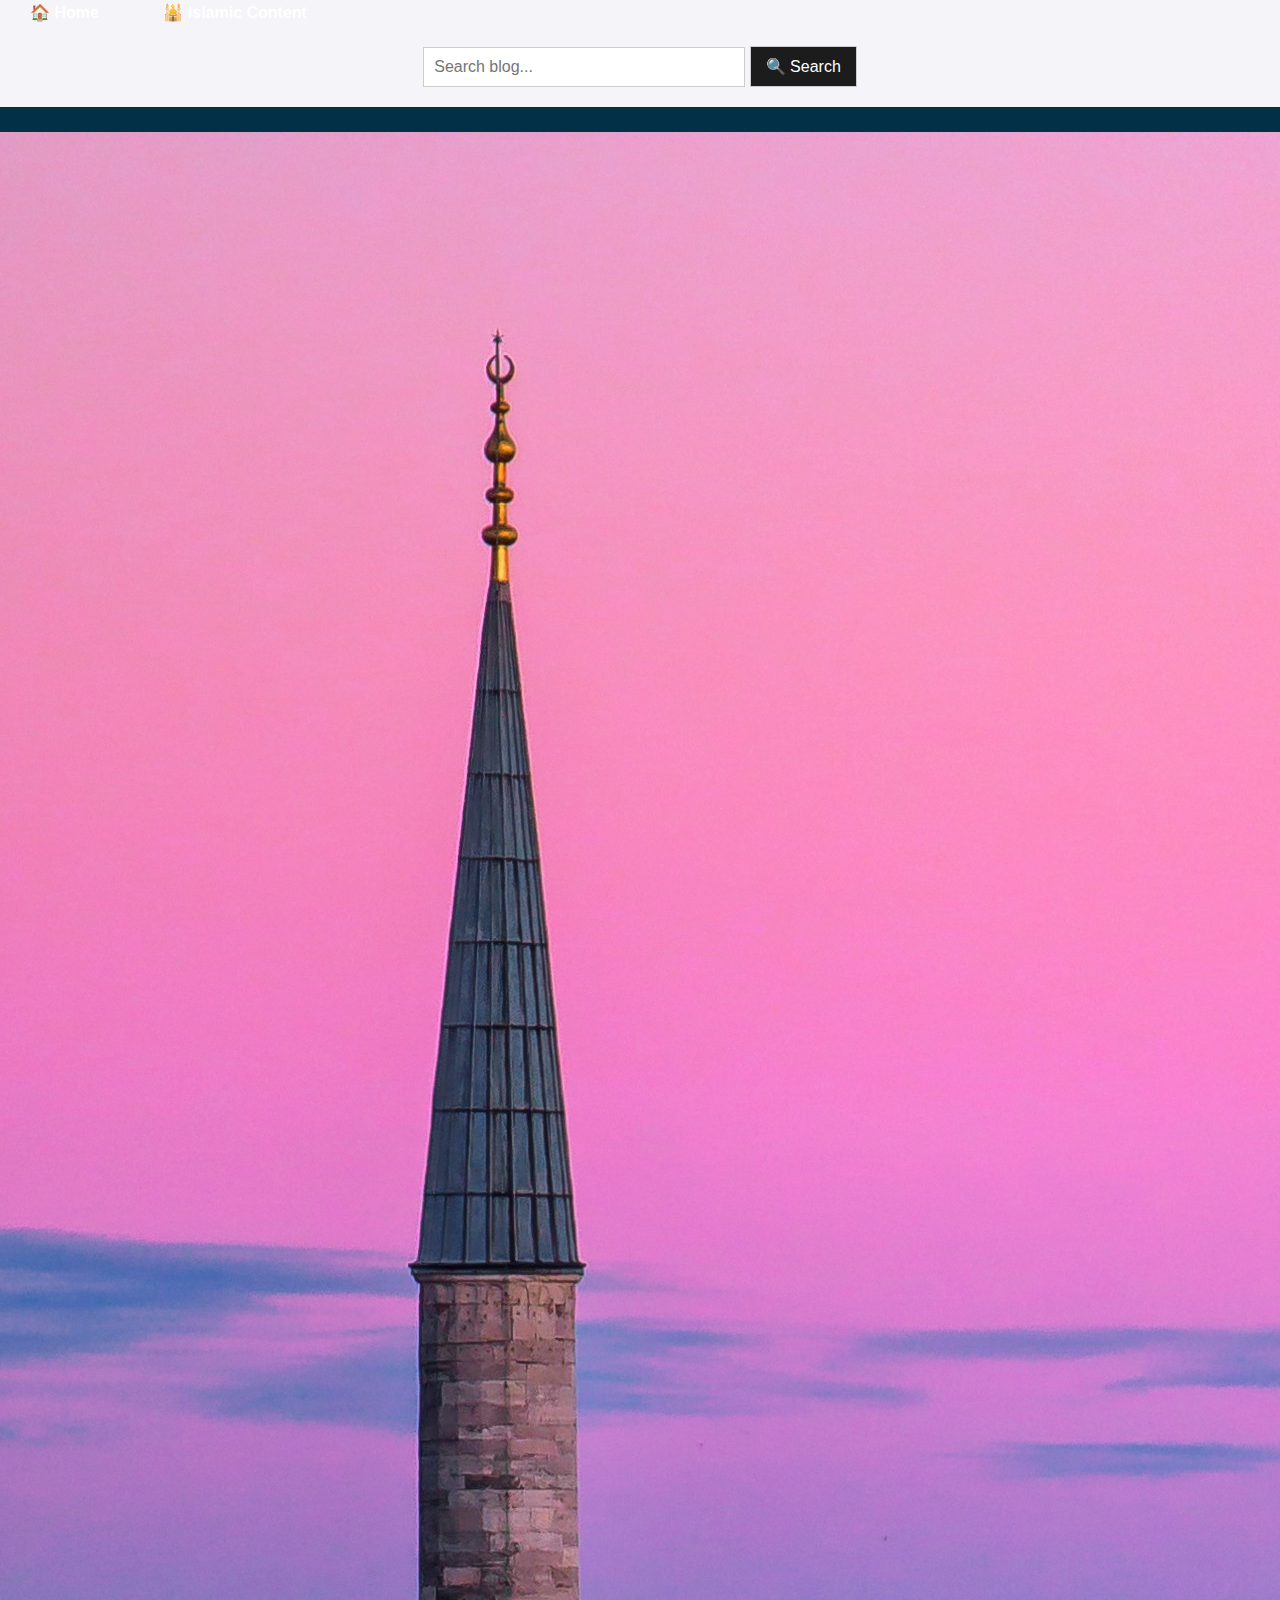
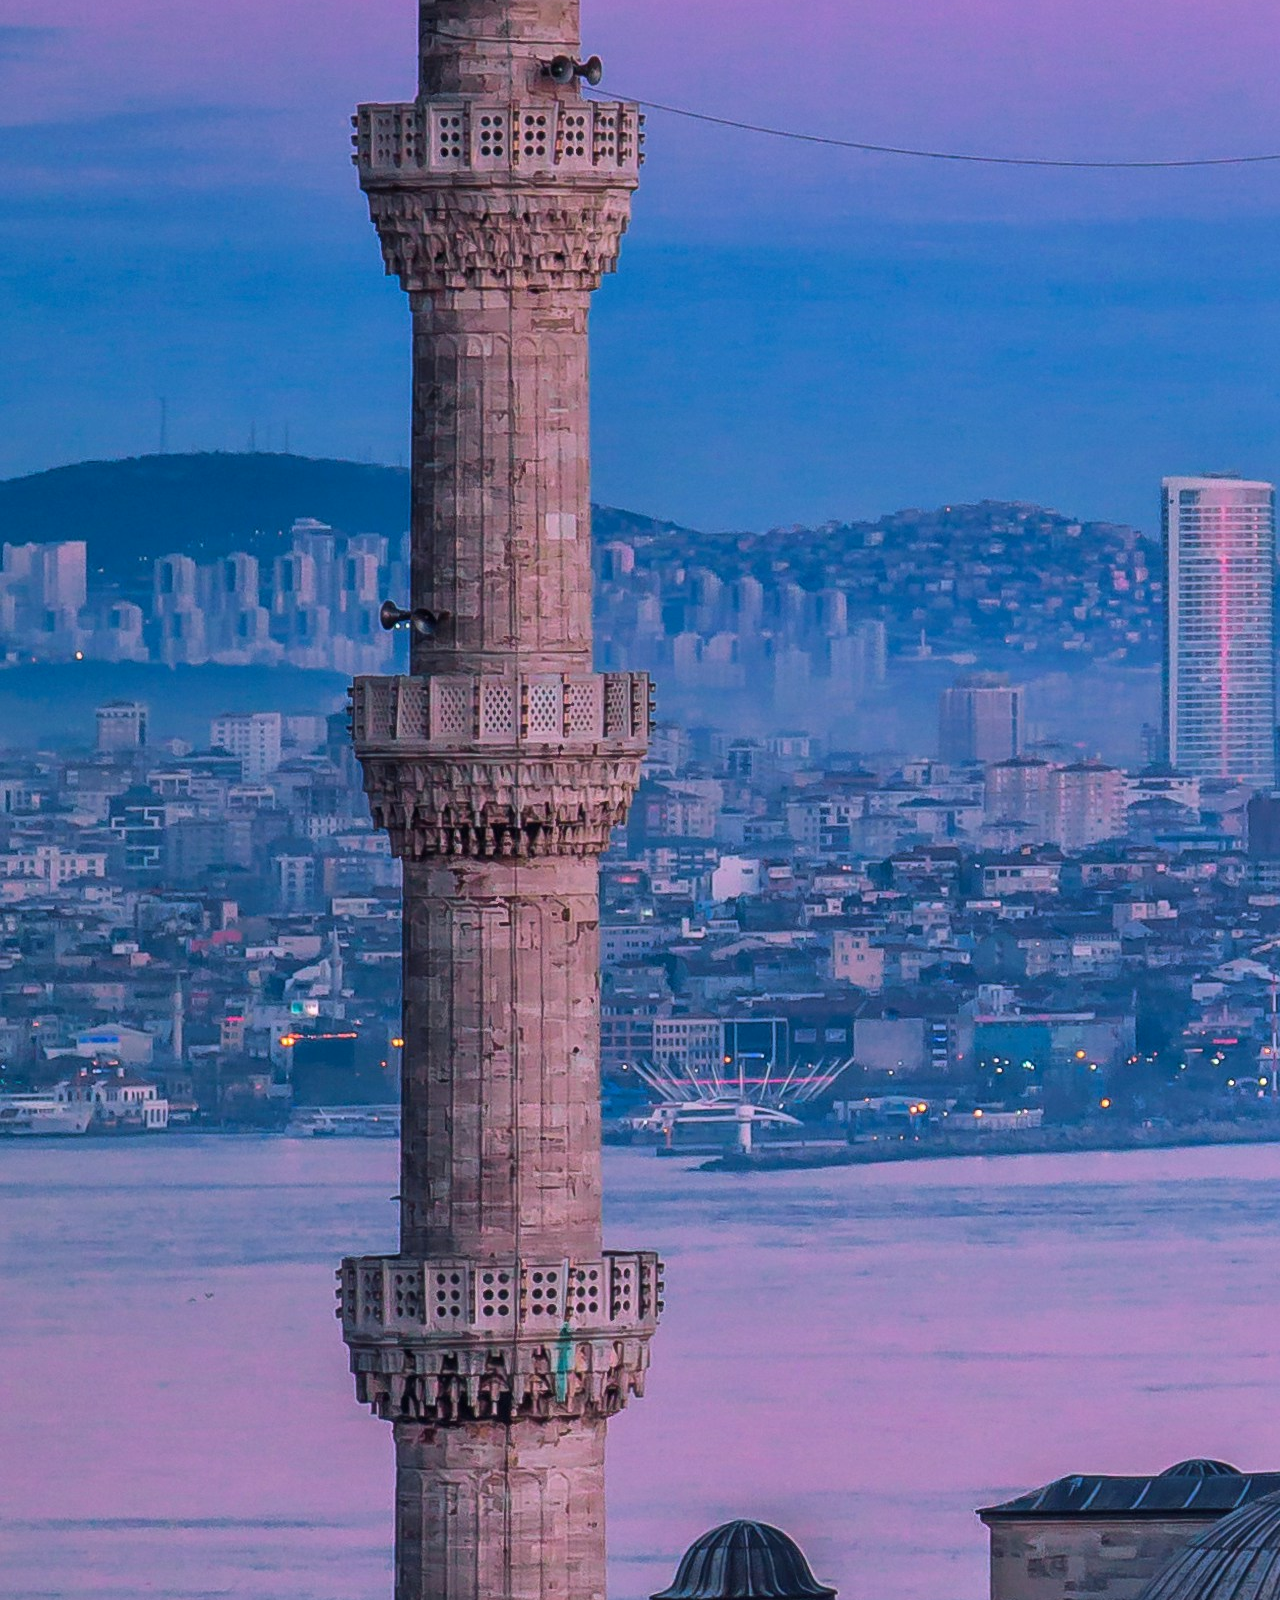
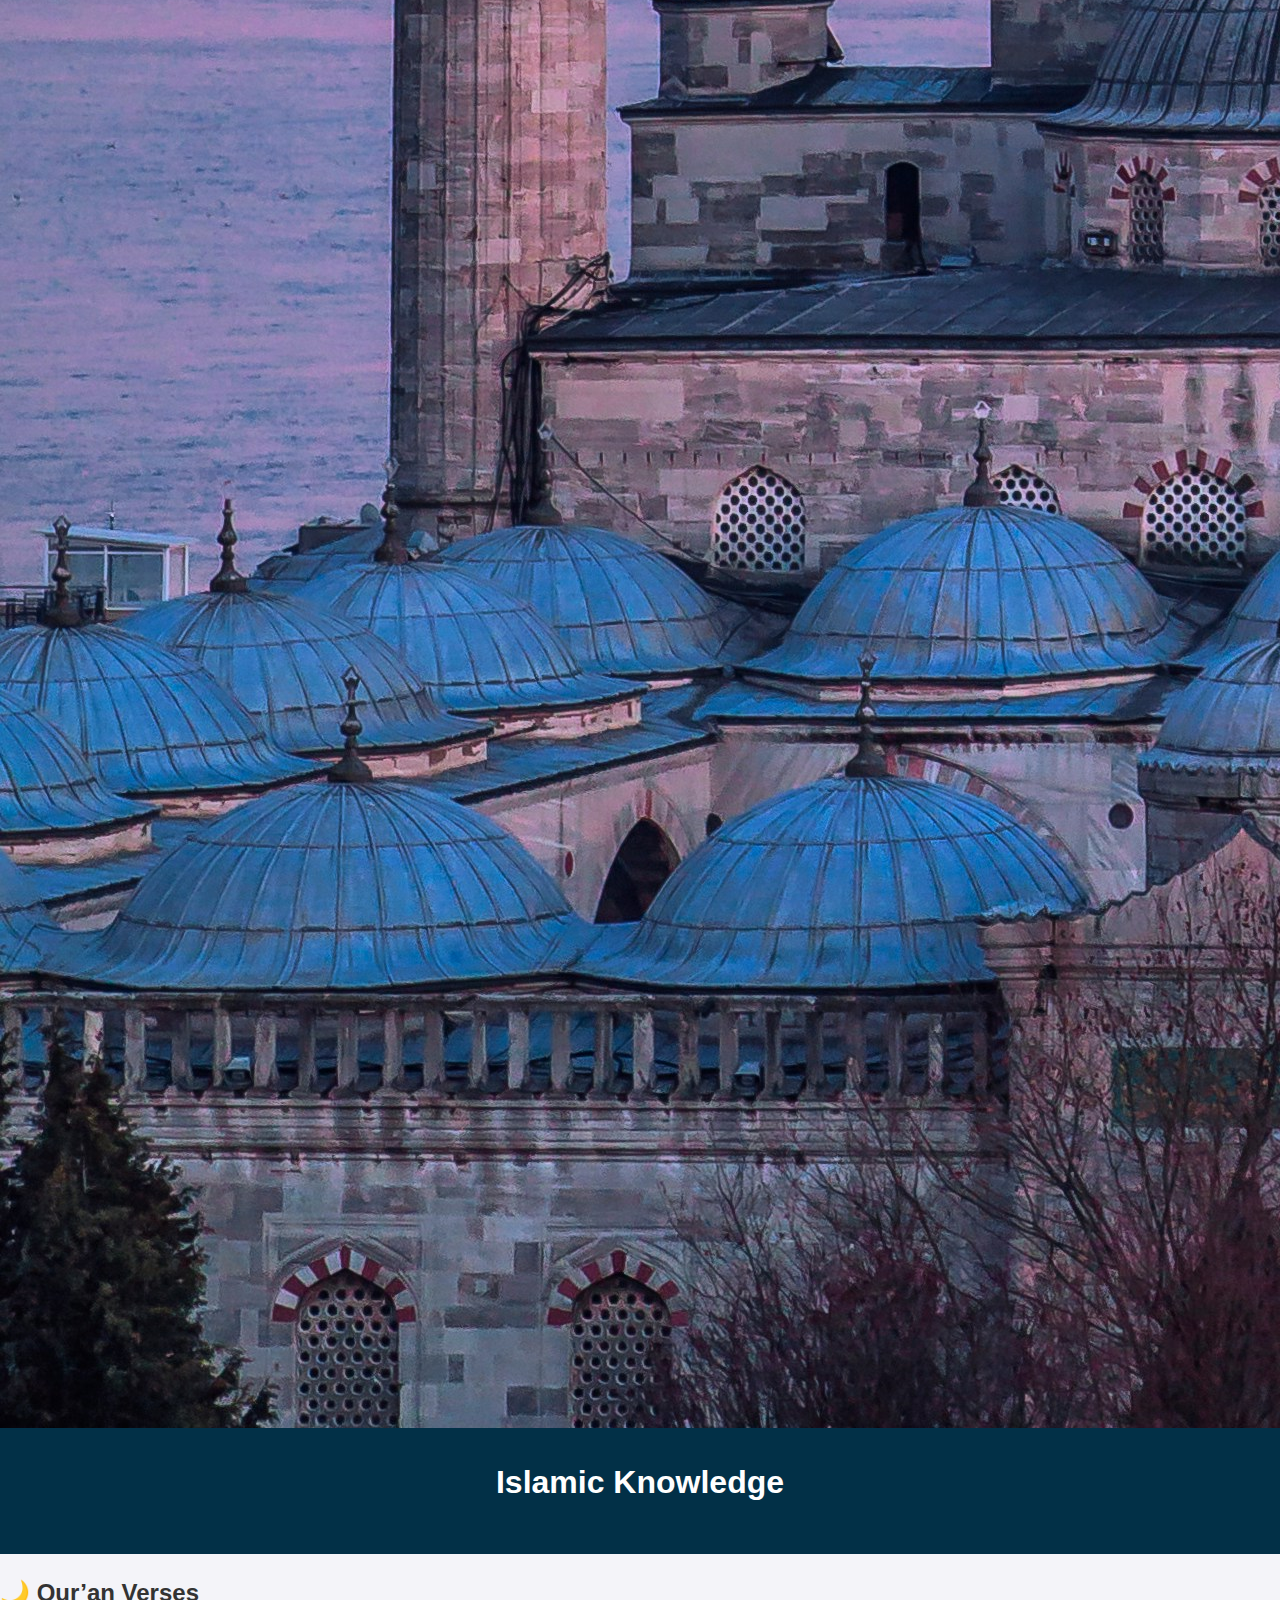
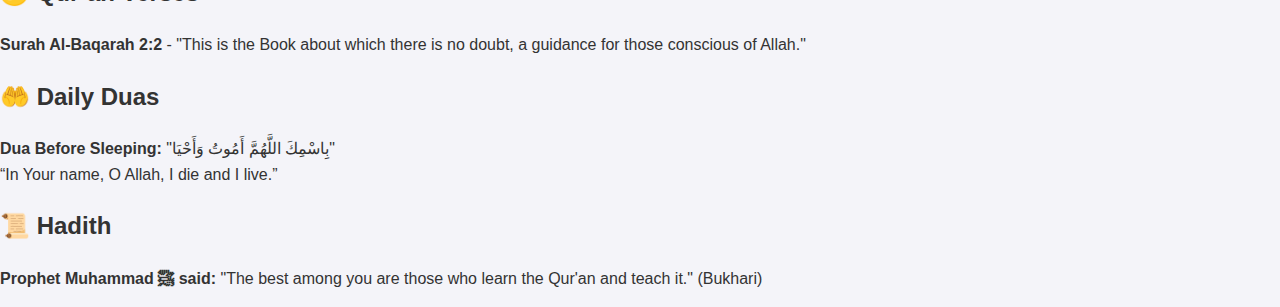
<file: islamic-content.html>
<!DOCTYPE html>
<html lang="en">
<head>
  <meta charset="UTF-8">
  <meta name="viewport" content="width=device-width, initial-scale=1.0">
  <title>Islamic Content - Al Irshad Blog</title>
  <link rel="stylesheet" href="style.css">
</head>
<body>
    <nav class="navbar">
        <ul>
          <li><a href="index.html">🏠 Home</a></li>
          <li><a href="islamic-content.html">🕌 Islamic Content</a></li>
        </ul>
      </nav>
      <div class="search-container">
        <input type="text" placeholder="Search blog..." id="search-input">
        <button onclick="searchFunction()">🔍 Search</button>
      </div>
      
  <header class="banner">
    <img src="banner.jpg" alt="Al Irshad Banner">
    <h1>Islamic Knowledge</h1>
  </header>

  <section class="islamic-content">
    <h2>🌙 Qur’an Verses</h2>
    <p><strong>Surah Al-Baqarah 2:2</strong> - "This is the Book about which there is no doubt, a guidance for those conscious of Allah."</p>

    <h2>🤲 Daily Duas</h2>
    <p><strong>Dua Before Sleeping:</strong> "بِاسْمِكَ اللَّهُمَّ أَمُوتُ وَأَحْيَا" <br>“In Your name, O Allah, I die and I live.”</p>

    <h2>📜 Hadith</h2>
    <p><strong>Prophet Muhammad ﷺ said:</strong> "The best among you are those who learn the Qur'an and teach it." (Bukhari)</p>
  </section>

</body>
</html>
</file>
<file: style.css>
body {
    font-family: 'Segoe UI', sans-serif;
    background-color: #f9fafb;
    color: #222;
    margin: 0;
    padding: 0;
  }
  
  header {
    background-color: #023047;
    color: #fff;
    padding: 25px 0;
    text-align: center;
  }
  
  nav a {
    margin: 0 15px;
    color: #fff;
    text-decoration: none;
    font-weight: bold;
  }
  
  nav a:hover {
    text-decoration: underline;
  }
  
  .hero {
    text-align: center;
    padding: 60px 20px;
    background: #f0f4f8;
  }
  
  .hero h2 {
    font-size: 2em;
    color: #014f86;
  }
  
  .hero p {
    font-size: 1.1em;
    margin: 20px 0;
  }
  
  .btn {
    background-color: #02735E;
    color: white;
    padding: 12px 24px;
    text-decoration: none;
    border-radius: 6px;
    font-weight: bold;
  }
  
  .btn:hover {
    background-color: #01543f;
  }
  
  footer {
    background-color: #ddd;
    padding: 15px;
    text-align: center;
    font-size: 0.9em;
  }
  .blog-post {
    background-color: #fff;
    padding: 20px;
    margin: 20px auto;
    max-width: 700px;
    border-radius: 10px;
    box-shadow: 0 4px 8px rgba(0,0,0,0.1);
  }
  
  .blog-posts {
    padding: 20px;
  }
  
  .blog-posts h2 {
    text-align: center;
    margin-bottom: 30px;
    color: #2c3e50;
  }
  
  .post {
    background-color: #fff;
    margin-bottom: 20px;
    padding: 15px;
    border-radius: 10px;
    box-shadow: 0 2px 4px rgba(0,0,0,0.1);
  }
  
  .post h3 {
    color: #27ae60;
  }
  
  .post .date {
    font-size: 14px;
    color: #888;
    margin-bottom: 10px;
  }
  
  .post p {
    font-size: 16px;
    line-height: 1.6;
  }
  
  .post a {
    text-decoration: none;
    color: #3498db;
    font-weight: bold;
  }
  
  7/* Navigation Menu */
.navbar {
  background-color: #1c1c1c;
  padding: 10px;
  text-align: center;
}

.navbar ul {
  list-style: none;
  padding: 0;
  margin: 0;
}

.navbar li {
  display: inline;
  margin: 0 15px;
}

.navbar a {
  color: white;
  text-decoration: none;
  font-weight: bold;
  font-size: 16px;
}

.navbar a:hover {
  color: #ffd700;
}
/* Search Bar */
.search-container {
  text-align: center;
  margin: 20px 0;
}

.search-container input {
  padding: 10px;
  width: 300px;
  font-size: 16px;
  border: 1px solid #ccc;
}

.search-container button {
  padding: 10px 15px;
  font-size: 16px;
  border: 1px solid #ccc;
  background-color: #1c1c1c;
  color: white;
  cursor: pointer;
}

.search-container button:hover {
  background-color: #ffd700;
}
/* Sidebar */
.sidebar {
  background-color: #f8f8f8;
  padding: 20px;
  width: 250px;
  float: right;
  margin-top: 20px;
  border-radius: 5px;
}

.sidebar h3 {
  color: #333;
  font-size: 20px;
  margin-bottom: 10px;
}

.sidebar ul {
  list-style: none;
  padding: 0;
}

.sidebar ul li {
  margin-bottom: 10px;
  font-size: 16px;
}

.sidebar ul li a {
  text-decoration: none;
  color: #1c1c1c;
  font-weight: bold;
}

.sidebar ul li a:hover {
  color: #ffd700;
}
/* Sidebar Styles */
.sidebar {
  background-color: #f8f8f8;
  padding: 20px;
  width: 250px;
  position: fixed;
  top: 0;
  right: -250px; /* Start hidden off-screen */
  height: 100%;
  transition: right 0.3s ease-in-out; /* Smooth transition */
  box-shadow: -2px 0 5px rgba(0, 0, 0, 0.2);
}

.sidebar h3 {
  color: #333;
  font-size: 20px;
  margin-bottom: 10px;
}

.sidebar ul {
  list-style: none;
  padding: 0;
}

.sidebar ul li {
  margin-bottom: 10px;
  font-size: 16px;
}

.sidebar ul li a {
  text-decoration: none;
  color: #1c1c1c;
  font-weight: bold;
}

.sidebar ul li a:hover {
  color: #ffd700;
}

/* Button Styles */
.sidebar-toggle {
  position: fixed;
  top: 20px;
  left: 20px;
  background-color: #008CBA;
  color: white;
  font-size: 18px;
  padding: 10px 20px;
  border: none;
  cursor: pointer;
  border-radius: 5px;
  z-index: 1000;
}

.sidebar-toggle:hover {
  background-color: #005f6b;
}
/* Mobile Devices */
@media (max-width: 768px) {
  /* Adjust layout for mobile screens */
  .header h1 {
    font-size: 2.5em;
  }

  .header p {
    font-size: 1em;
  }

  .container {
    margin: 20px;
    padding: 10px;
  }

  /* Adjust Sidebar */
  .sidebar {
    position: relative;
    width: 100%;
    height: auto;
    box-sizing: border-box;
    padding: 10px;
  }

  /* Make the blog posts stack vertically */
  .blog-posts {
    display: flex;
    flex-direction: column;
    gap: 20px;
  }

  .blog-post {
    width: 100%;
    box-sizing: border-box;
  }

  /* Contact form inputs */
  .form-container input,
  .form-container textarea {
    font-size: 1em;
  }

  .form-container button {
    width: 100%;
  }
}
body {
  font-family: Arial, sans-serif;
  line-height: 1.6;
  background-color: #f4f4f4;
  margin: 0;
  padding: 20px;
}

.hadith {
  background-color: white;
  border: 1px solid #ddd;
  margin-bottom: 15px;
  padding: 20px;
  border-radius: 8px;
}

.hadith h2 {
  color: #333;
}

.hadith p {
  color: #555;
}
/* General body styling */
body {
  font-family: 'Arial', sans-serif;
  background-color: #f4f4f9; /* Soft background */
  color: #333;
  margin: 0;
  padding: 0;
  line-height: 1.6;
}

/* Container for the Hadith section */
.hadith-container {
  width: 80%;
  margin: 0 auto;
  padding: 
/* General body styling */
body {
  font-family: 'Arial', sans-serif; /* Clean and simple font */
  background-color: #f4f4f9; /* Soft, light background */
  color: #333; /* Dark text for readability */
  margin: 0;
  padding: 0;
  line-height: 1.8;
}

/* Header styling */
h1, h2 {
  text-align: center;
  font-family: 'Arial', sans-serif;
  color: #2c3e50; /* Darker color for headers */
  margin-top: 20px;
}

/* Container for the entire Hadiths section */
.hadith-container {
  width: 80%;
  margin: 30px auto;
  padding: 20px;
  background-color: #ffffff; /* White background for the content */
  box-shadow: 0 4px 8px rgba(0, 0, 0, 0.1); /* Soft shadow effect */
  border-radius: 8px;
  overflow: hidden;
}

/* Styling individual Hadith */
.hadith {
  background-color: #f9f9f9; /* Slightly off-white background */
  margin: 20px 0;
  padding: 20px;
  border-left: 5px solid #2980b9; /* Blue accent on the left */
  border-radius: 8px;
  box-shadow: 0 2px 5px rgba(0, 0, 0, 0.1);
}

/* Styling for the Hadith header */
.hadith h2 {
  font-size: 20px;
  color: #2980b9;
  margin-bottom: 10px;
}

/* Arabic text styling */
.hadith p strong {
  font-size: 18px;
  color: #16a085; /* Green color for Arabic text */
  display: block;
  margin-bottom: 8px;
}

/* Transliteration and translation text */
.hadith p {
  font-size: 16px;
  color: #333; /* Dark text for readability */
  margin-bottom: 10px;
}

/* Add space after each Hadith */
.hadith:last-child {
  margin-bottom: 40px; /* Space after the last Hadith */
}

/* Source styling */
.hadith p:last-of-type {
  font-style: italic;
  font-size: 14px;
  color: #7f8c8d; /* Light grey color */
}

/* Styling for mobile devices */
@media screen and (max-width: 768px) {
  .hadith-container {
      width: 95%; /* Reduce width on smaller screens */
      padding: 15px;
  }

  .hadith {
      padding: 15px;
      font-size: 14px; /* Slightly smaller font size on mobile */
  }/* Qibla Direction Section */
.qibla-container {
  text-align: center;
  padding: 30px;
  font-family: Arial, sans-serif;
  background-color: #f4f4f4;
  margin-top: 20px;
  border-radius: 8px;
  box-shadow: 0px 4px 6px rgba(0, 0, 0, 0.1);
}

.qibla-container h2 {
  font-size: 24px;
  color: #333;
  margin-bottom: 20px;
}

.qibla-container button {
  padding: 10px 20px;
  font-size: 16px;
  background-color: #28a745;
  color: white;
  border: none;
  border-radius: 5px;
  cursor: pointer;
  transition: background-color 0.3s;
}

.qibla-container button:hover {
  background-color: #218838;
}

.qibla-direction {
  font-size: 20px;
  font-weight: bold;
  margin-top: 20px;
  color: #333;
}

.compass {
  width: 150px;
  height: 150px;
  margin-top: 30px;
  transition: transform 0.5s ease-in-out;
}


  h2 {
      font-size: 18px;
  }
}

/* Footer styling */
footer {
  text-align: center;
  margin-top: 40px;
  padding: 10px 0;
  background-color: #2980b9;
  color: white;
  font-size: 14px;
}
</file>
